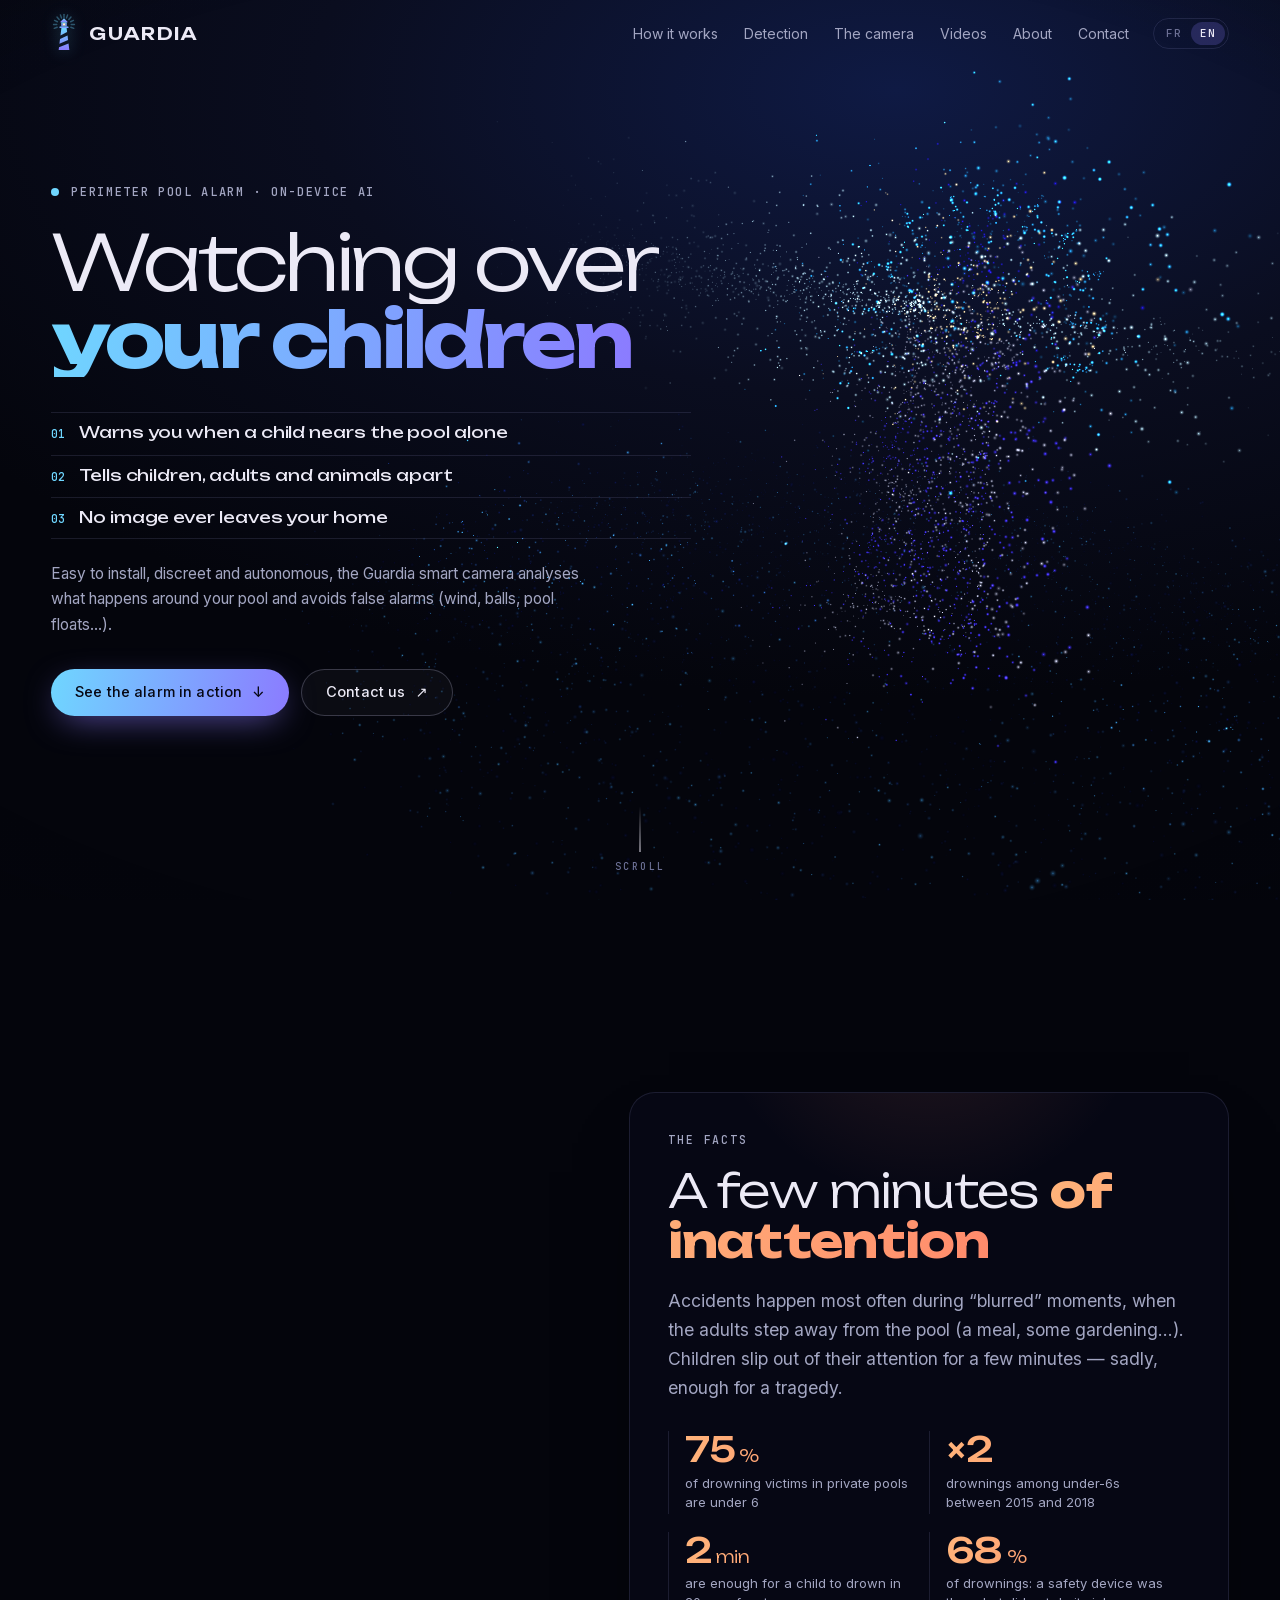
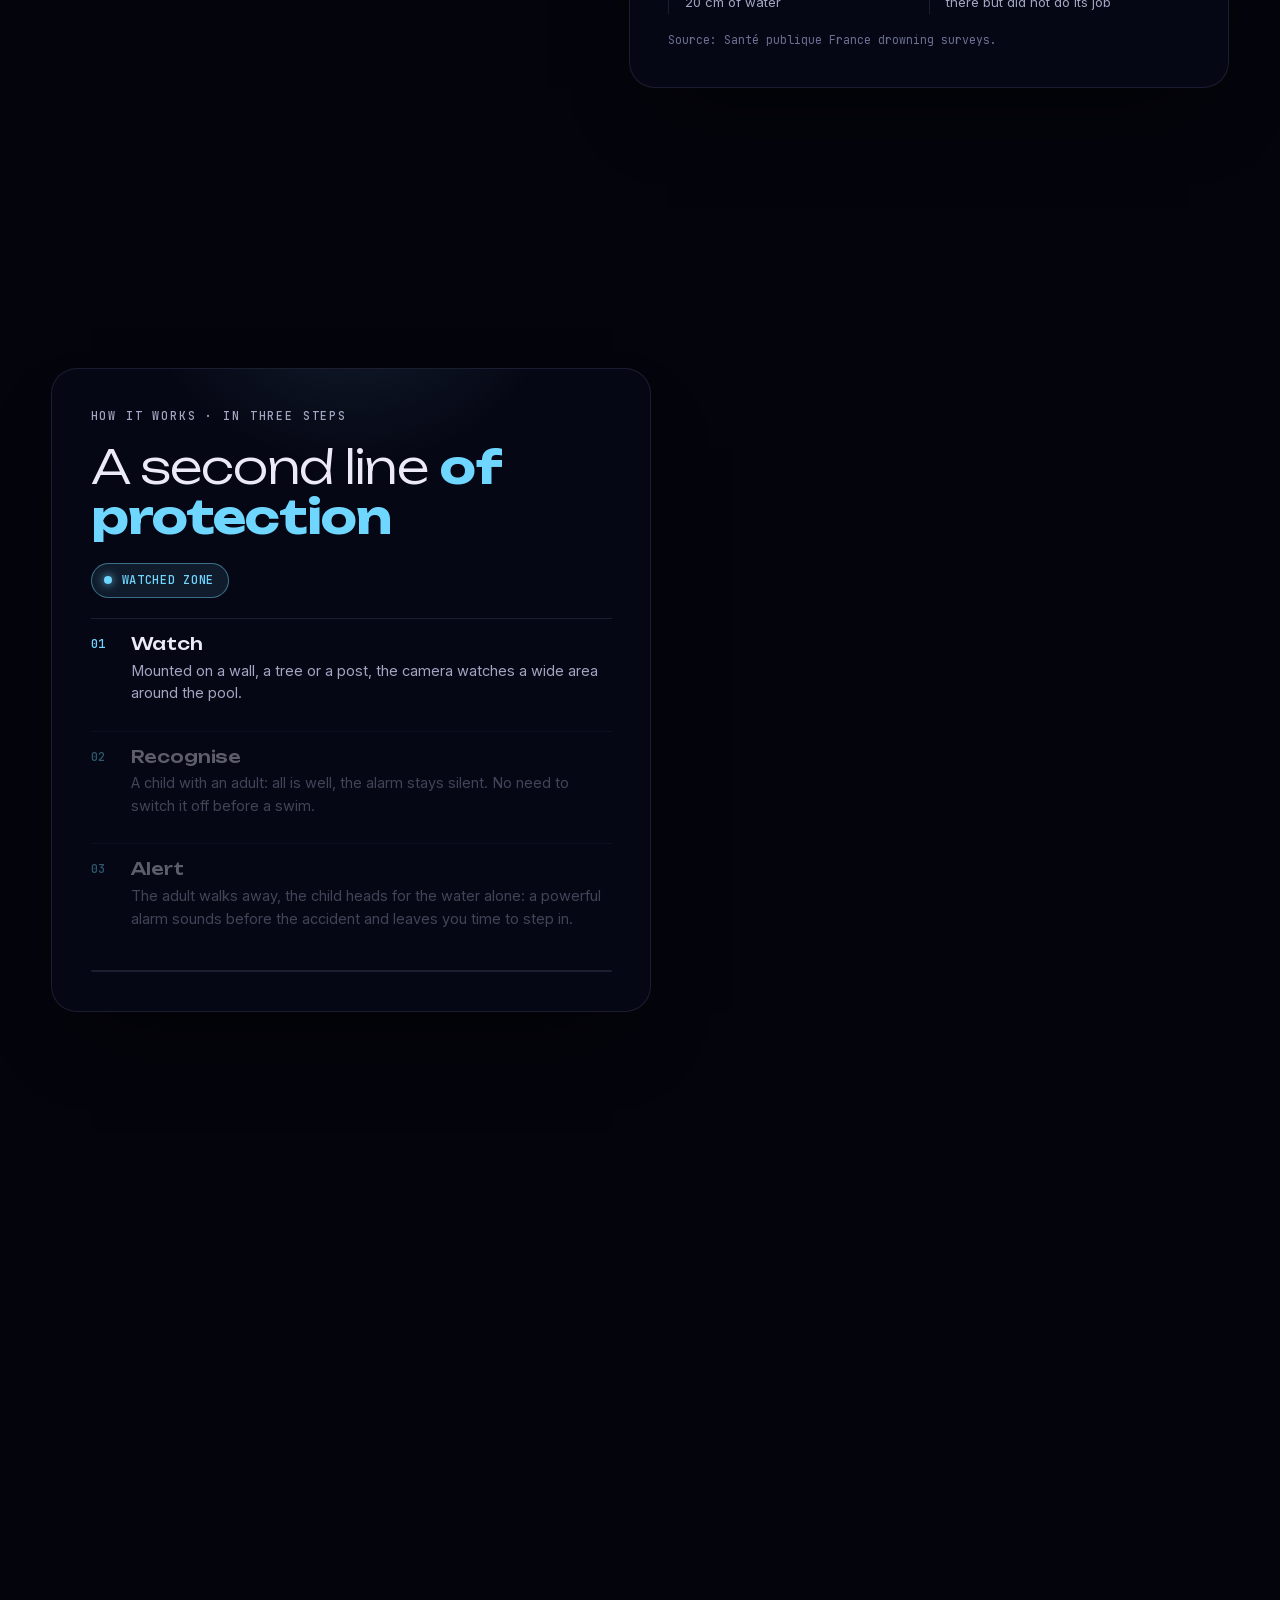
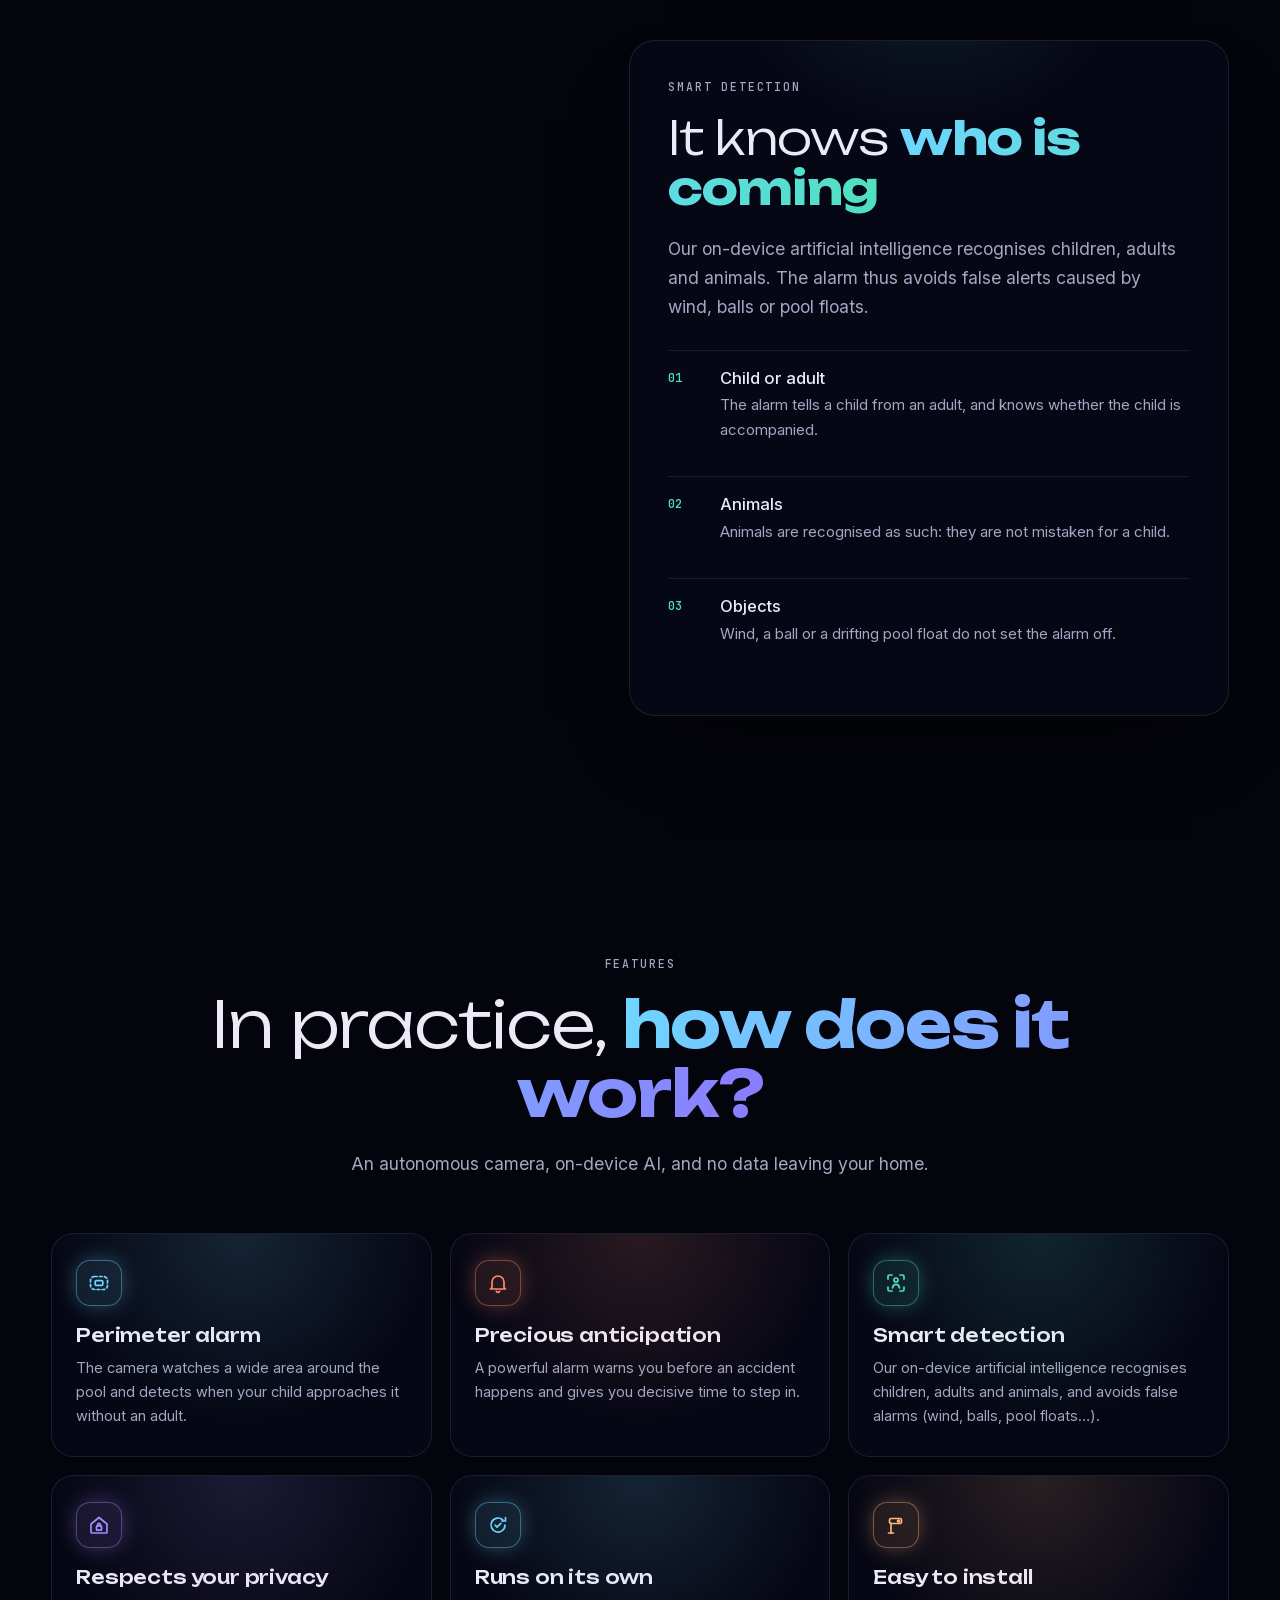
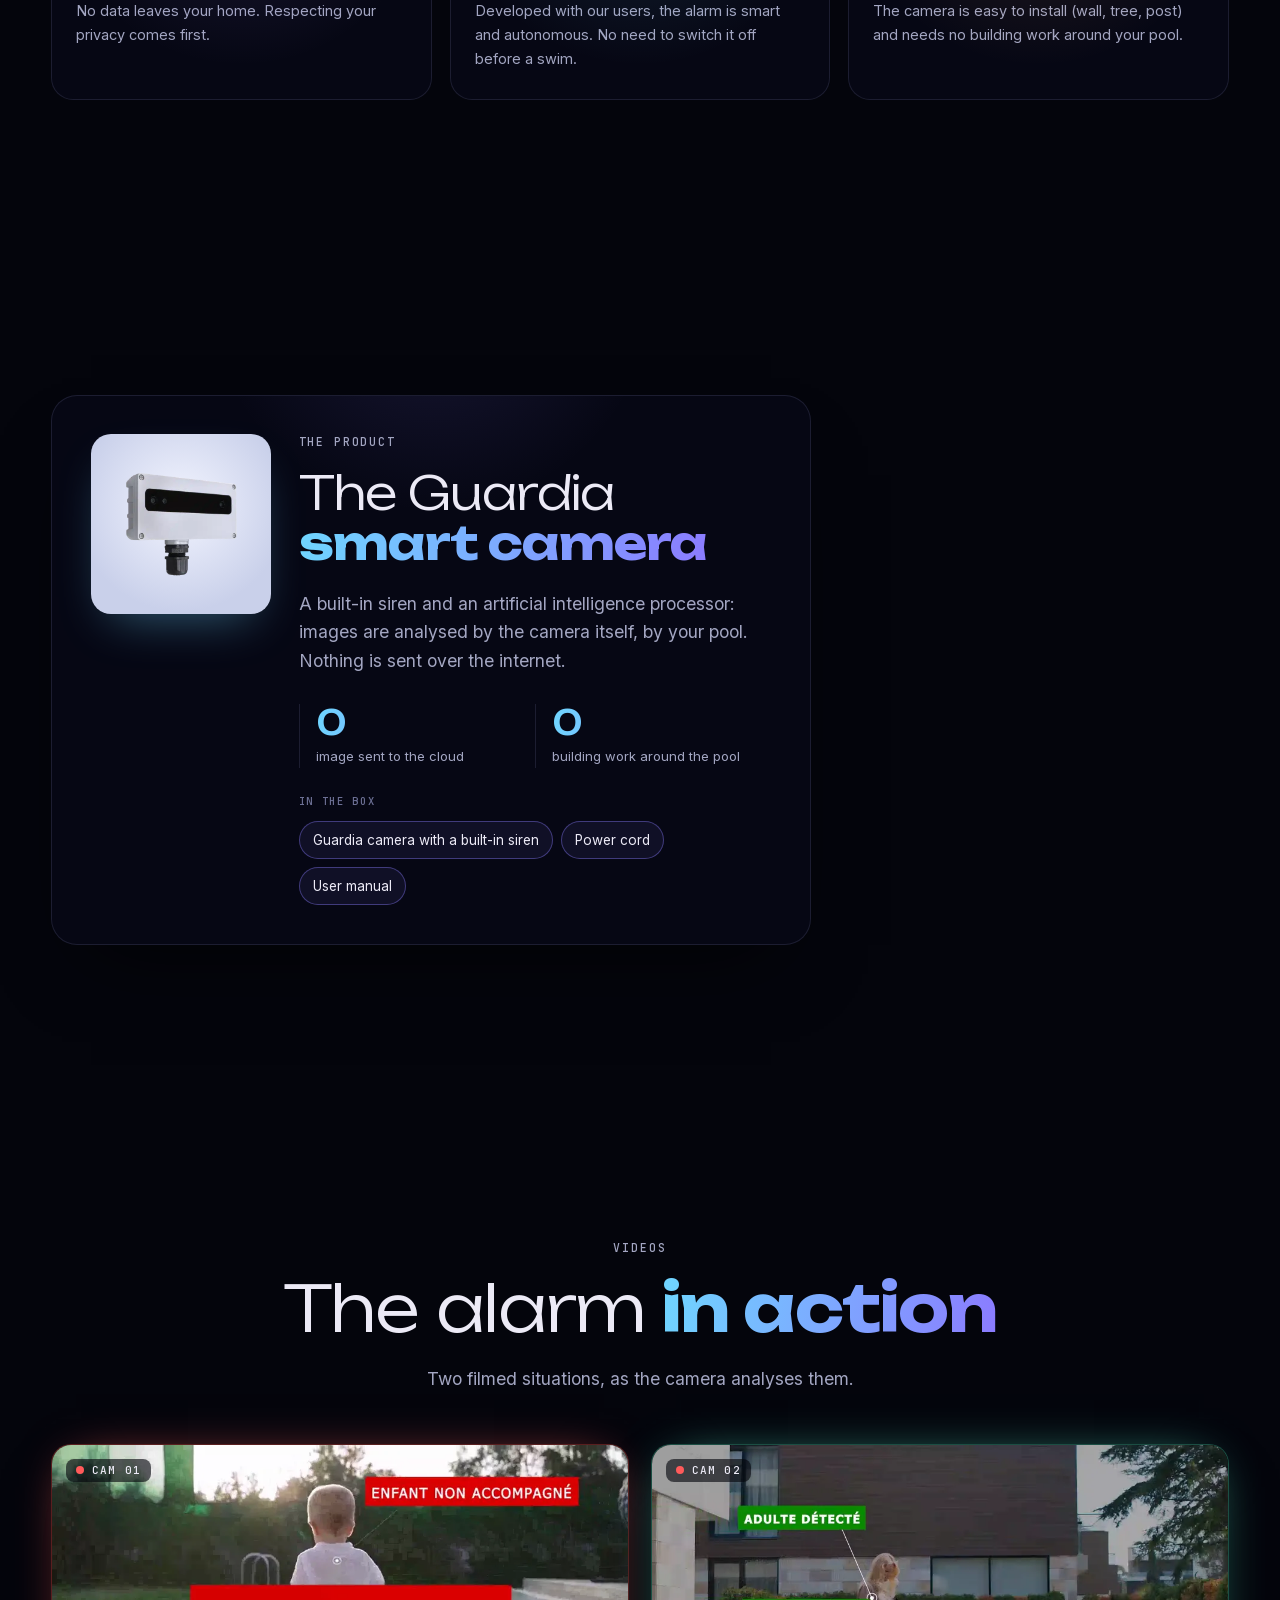
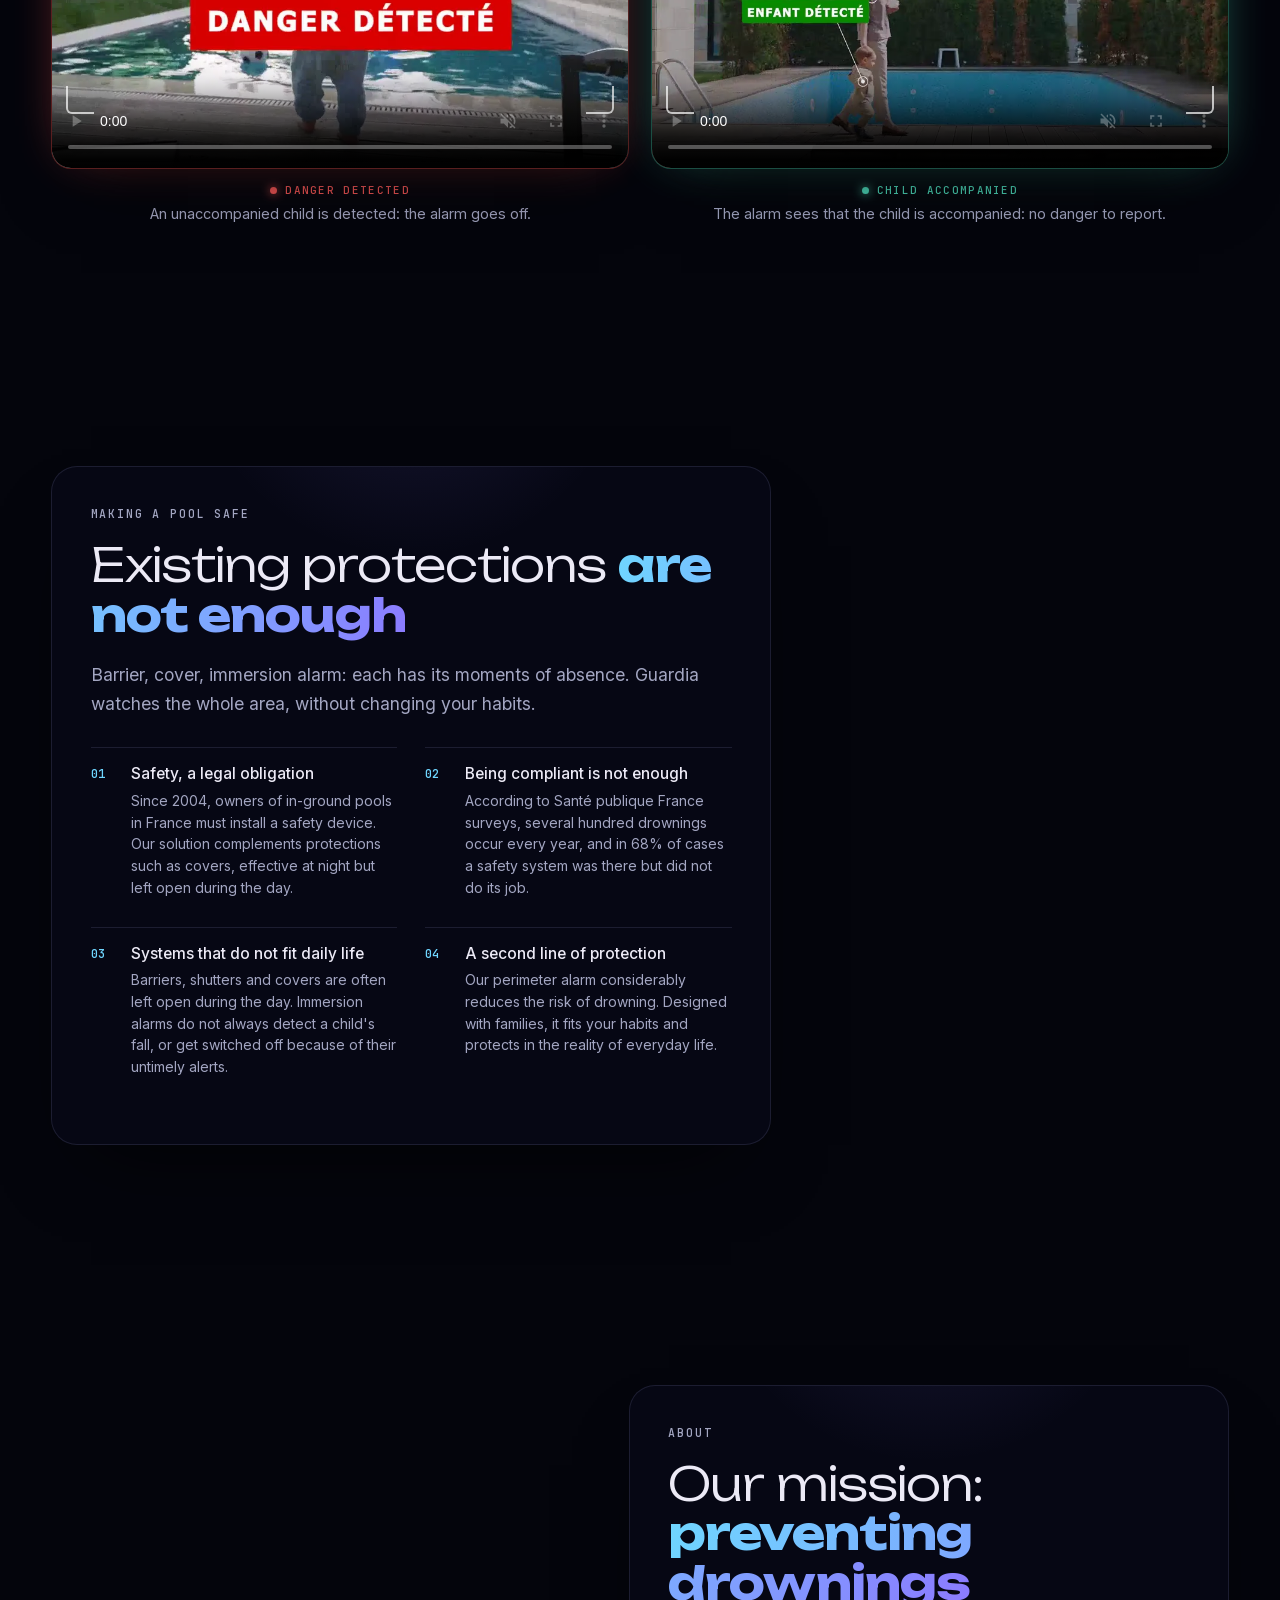
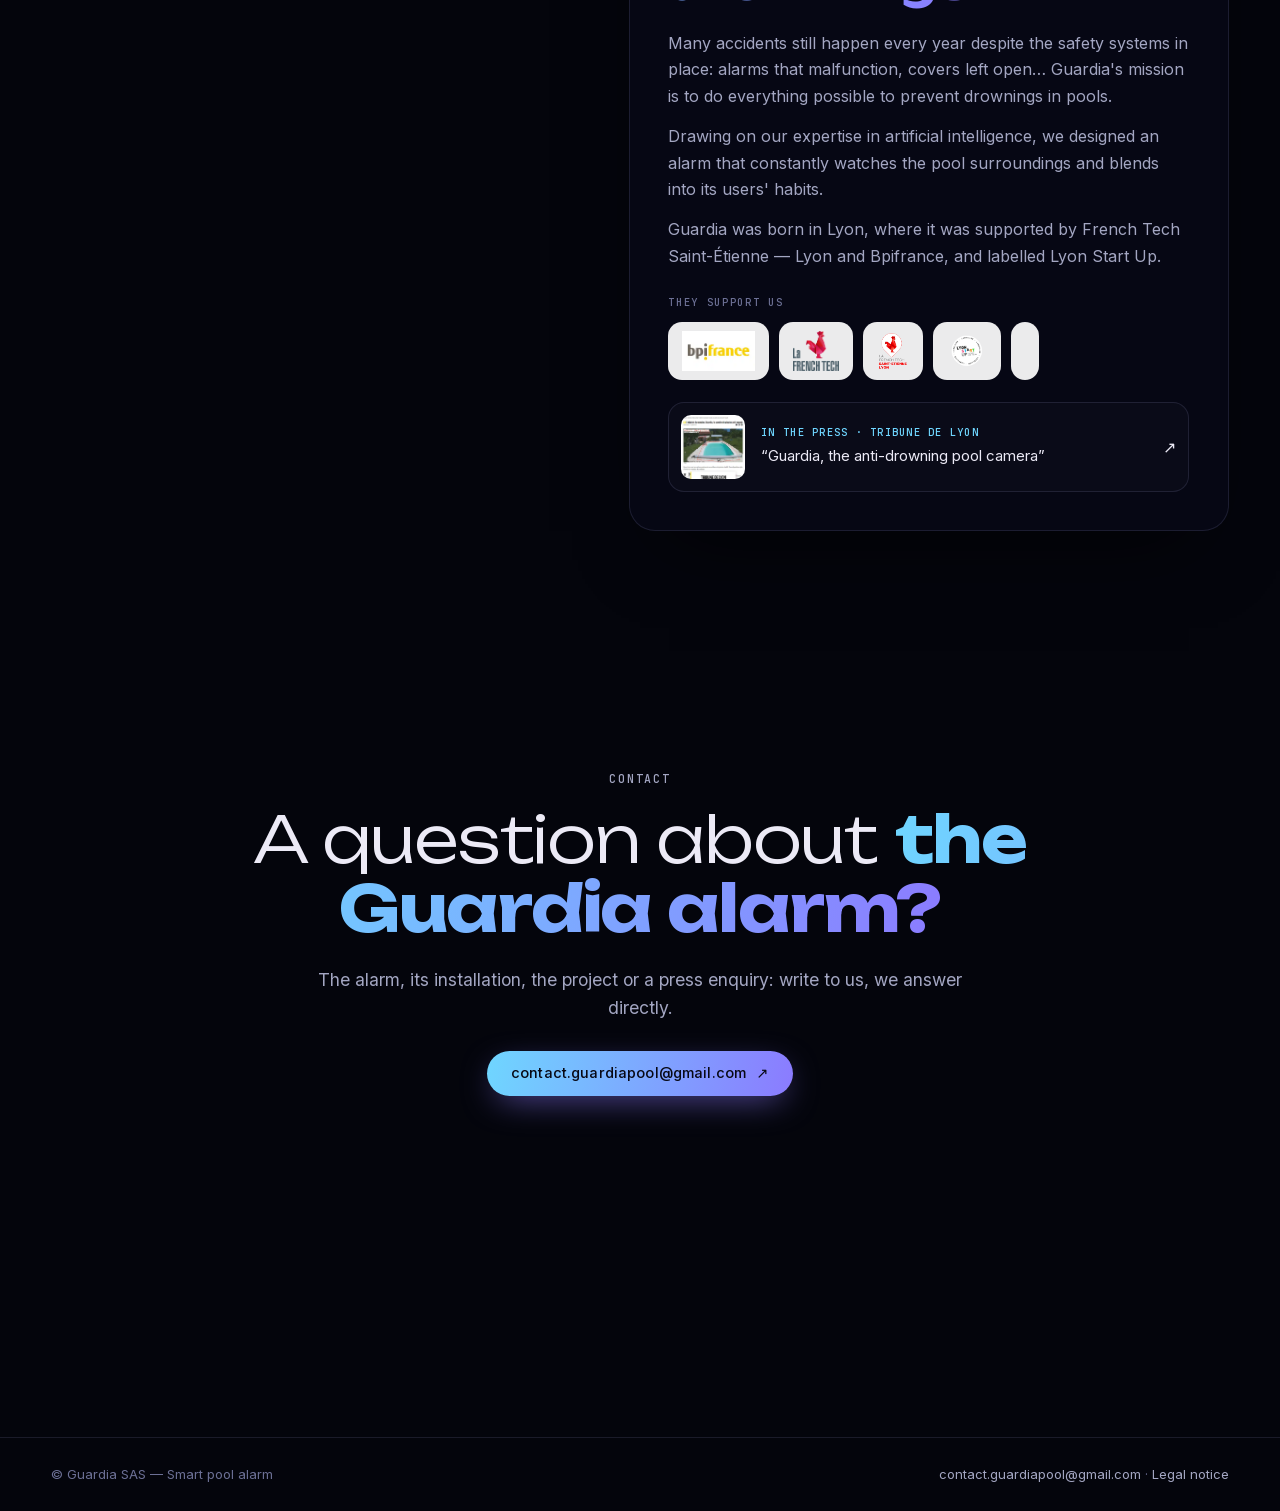
<file: index.html>
<!doctype html>
<html lang="fr">
<head>
  <meta charset="utf-8">
  <meta name="viewport" content="width=device-width, initial-scale=1">
  <title>Guardia — Alarme de piscine périmétrique intelligente</title>
  <meta name="description" content="Alarme de piscine périmétrique intelligente : une caméra autonome à IA embarquée qui prévient si un enfant s&#x27;approche seul du bassin. Aucune image ne sort de chez vous.">
  <meta name="theme-color" content="#04050c">
  <link rel="canonical" href="https://guardiapool.com/">
  <link rel="alternate" hreflang="fr" href="https://guardiapool.com/?lang=fr">
  <link rel="alternate" hreflang="en" href="https://guardiapool.com/?lang=en">
  <link rel="alternate" hreflang="x-default" href="https://guardiapool.com/">
  <meta property="og:type" content="website">
  <meta property="og:url" content="https://guardiapool.com/">
  <meta property="og:title" content="Guardia — Alarme de piscine périmétrique intelligente">
  <meta property="og:description" content="Alarme de piscine périmétrique intelligente : une caméra autonome à IA embarquée qui prévient si un enfant s&#x27;approche seul du bassin. Aucune image ne sort de chez vous.">
  <meta property="og:image" content="https://guardiapool.com/assets/og.jpg">
  <meta name="twitter:card" content="summary_large_image">
  <script>
    (function () {
      var ok = ['fr', 'en'], lang = null;
      try {
        var q = new URLSearchParams(location.search).get('lang');
        if (ok.indexOf(q) >= 0) { lang = q; localStorage.setItem('lang', q); }
        else if (ok.indexOf(localStorage.getItem('lang')) >= 0) lang = localStorage.getItem('lang');
      } catch (e) {}
      if (!lang) {
        var ls = navigator.languages || [navigator.language || ''];
        for (var i = 0; i < ls.length && !lang; i++) { var b = String(ls[i]).slice(0, 2).toLowerCase(); if (ok.indexOf(b) >= 0) lang = b; }
      }
      document.documentElement.lang = lang || 'en';
    })();
  </script>
  <link rel="icon" type="image/svg+xml" href="assets/img/favicon.svg">
  <link rel="apple-touch-icon" href="assets/img/icon-256.png">
  <link rel="preload" as="font" type="font/woff2" href="assets/fonts/unbounded-latin.woff2" crossorigin>
  <link rel="preload" as="font" type="font/woff2" href="assets/fonts/inter-latin.woff2" crossorigin>
  <link href="assets/css/style.css" rel="stylesheet">
  <script type="importmap">
  {
    "imports": {
      "three": "./assets/vendor/three.module.js"
    }
  }
  </script>
</head>
<body class="is-loading">
  <canvas id="field" class="field" aria-hidden="true"></canvas>
  <div class="veil" aria-hidden="true"></div>
  <div class="scroll-progress" aria-hidden="true"><span></span></div>

  <nav class="topnav" aria-label="Navigation principale" data-i18n-aria="nav.aria">
    <a href="#top" class="brand" aria-label="Guardia"><svg class="brand-mark" viewBox="0 0 64 64" aria-hidden="true" xmlns="http://www.w3.org/2000/svg"><defs><linearGradient id="lh-g" x1="0" y1="0" x2="0" y2="1"><stop offset="0" stop-color="#6fd6ff"/><stop offset="1" stop-color="#8b7bff"/></linearGradient></defs><g stroke="#6fd6ff" stroke-width="2.4" stroke-linecap="round"><line class="lh-ray" style="--i:0" x1="20.54" y1="20.67" x2="15.46" y2="22.52"/><line class="lh-ray" style="--i:1" x1="19.81" y1="16.07" x2="14.41" y2="15.89"/><line class="lh-ray" style="--i:2" x1="20.94" y1="11.34" x2="16.05" y2="9.06"/><line class="lh-ray" style="--i:3" x1="23.84" y1="7.43" x2="20.22" y2="3.42"/><line class="lh-ray" style="--i:4" x1="27.83" y1="5.04" x2="25.98" y2="-0.04"/><line class="lh-ray" style="--i:5" x1="32.00" y1="4.30" x2="32.00" y2="-1.10"/><line class="lh-ray" style="--i:6" x1="36.17" y1="5.04" x2="38.02" y2="-0.04"/><line class="lh-ray" style="--i:7" x1="40.16" y1="7.43" x2="43.78" y2="3.42"/><line class="lh-ray" style="--i:8" x1="43.06" y1="11.34" x2="47.95" y2="9.06"/><line class="lh-ray" style="--i:9" x1="44.19" y1="16.07" x2="49.59" y2="15.89"/><line class="lh-ray" style="--i:10" x1="43.46" y1="20.67" x2="48.54" y2="22.52"/></g><g fill="url(#lh-g)"><path d="M25.2 12.2L32 5.6l6.8 6.6z"/><path fill-rule="evenodd" d="M27.4 12.2h9.2v7.2h-9.2zM30 13.8v4h4v-4z"/><rect x="24.4" y="19.4" width="15.2" height="2.7" rx="1"/><path fill-rule="evenodd" d="M27.6 22.1h8.8l4.6 37H23zM26.06 34.5L37.2 28.5l.74 6-12.63 6zM24.32 48.5L38.87 42l.75 6-16.05 6.5z"/></g><rect class="lh-lamp" x="30" y="13.8" width="4" height="4" fill="#fff3d6"/></svg><span class="brand-text">Guardia</span></a>
    <div class="nav-links">
      <a href="#fonctionnement" data-i18n="nav.how">Le principe</a>
      <a href="#detection" data-i18n="nav.detect">Détection</a>
      <a href="#camera" data-i18n="nav.cam">La caméra</a>
      <a href="#videos" data-i18n="nav.videos">Vidéos</a>
      <a href="#a-propos" data-i18n="nav.about">À propos</a>
      <a href="#contact">Contact</a>
    </div>
    <div class="lang-switch" role="group" aria-label="Langue" data-i18n-aria="nav.lang">
      <button type="button" data-lang="fr">FR</button><button type="button" data-lang="en">EN</button>
    </div>
  </nav>

  <main>
    <!-- Hero -->
    <section id="top" class="scene hero" data-shape="beacon" data-side="1">
      <div class="wrap">
        <div class="hero-content">
          <p class="eyebrow"><span class="pulse-dot"></span><span data-i18n="hero.eyebrow">Alarme de piscine périmétrique · IA embarquée</span></p>
          <h1 class="hero-title">
            <span class="ht-line"><span class="ht-word"><span data-i18n="hero.t1">Veille sur</span></span></span>
            <span class="ht-line"><span class="ht-word ht-glow"><span data-i18n="hero.t2">vos enfants</span></span></span>
          </h1>
          <ul class="service-lines">
            <li><span class="sl-num">01</span><span data-i18n="hero.l1">Prévient si un enfant s'approche seul du bassin</span></li>
            <li><span class="sl-num">02</span><span data-i18n="hero.l2">Reconnaît enfants, adultes et animaux</span></li>
            <li><span class="sl-num">03</span><span data-i18n="hero.l3">Aucune image ne sort de chez vous</span></li>
          </ul>
          <p class="hero-sub" data-i18n="hero.sub">Facile à installer, discrète et autonome, la caméra intelligente Guardia analyse la situation autour de votre piscine et évite les fausses alertes (vent, ballons, bouées…).</p>
          <div class="hero-cta">
            <a href="#fonctionnement" class="btn btn-primary magnetic"><span data-i18n="hero.cta1">Voir l'alarme en action</span><span class="arrow">↓</span></a>
            <a class="btn btn-ghost magnetic" href="mailto:contact.guardiapool@gmail.com"><span data-i18n="hero.cta2">Nous contacter</span><span class="arrow">↗</span></a>
          </div>
        </div>
      </div>
      <div class="scroll-cue" aria-hidden="true"><span></span><i data-i18n="hero.scroll">Défiler</i></div>
    </section>

    <!-- The facts -->
    <section id="constat" class="scene" data-shape="ripple" data-side="-1">
      <div class="wrap wrap-right">
        <div class="card reveal" style="--accent:#ff8a6b;--accent2:#ffb37a">
          <p class="kicker" data-i18n="kp.k">Le constat</p>
          <h2 class="title" data-i18n="kp.t">Quelques minutes <em>d'inattention</em></h2>
          <p class="lede" data-i18n="kp.p">Les accidents surviennent le plus souvent pendant les périodes « floues », lorsque les adultes s'éloignent du bassin (repas, jardinage…). Les enfants échappent à leur attention quelques minutes, malheureusement suffisantes pour qu'un drame survienne.</p>
          <dl class="kpis">
            <div><dt><span data-i18n="kp1">des victimes de noyade en piscine privée ont moins de 6 ans</span></dt><dd><span data-count="75">75</span><small> %</small></dd></div>
            <div><dt><span data-i18n="kp2">de noyades chez les moins de 6 ans entre 2015 et 2018</span></dt><dd>×2</dd></div>
            <div><dt><span data-i18n="kp3">suffisent à un enfant pour se noyer dans 20 cm d'eau</span></dt><dd><span data-count="2">2</span><small> min</small></dd></div>
            <div><dt><span data-i18n="kp4">des noyades : un dispositif de sécurité était présent mais n'a pas rempli sa fonction</span></dt><dd><span data-count="68">68</span><small> %</small></dd></div>
          </dl>
          <p class="source" data-i18n="kp.src">Source : enquêtes Noyades de Santé publique France.</p>
        </div>
      </div>
    </section>

    <!-- How it works: the scenario plays as the page scrolls -->
    <section id="fonctionnement" class="scene story" data-shape="watch" data-side="1">
      <div class="story-stage">
        <div class="wrap">
          <div class="card story-card reveal">
            <p class="kicker" data-i18n="st.k">Le principe · en trois temps</p>
            <h2 class="title" data-i18n="st.t">Une seconde ligne <em>de protection</em></h2>
            <p class="story-status" aria-live="polite"><span class="status-dot"></span><span class="story-state" data-state="0" data-i18n="st1.s">Zone surveillée</span><span class="story-state" data-state="1" data-i18n="st2.s">Enfant accompagné · aucune alerte</span><span class="story-state" data-state="2" data-i18n="st3.s">Enfant seul près de l'eau · alarme</span></p>
            <ol class="story-steps">
            <li class="story-step" data-step="0">
              <span class="step-num">01</span>
              <h3 data-i18n="st1.t">Surveiller</h3>
              <p data-i18n="st1.p">Fixée à un mur, un arbre ou un poteau, la caméra surveille une large zone autour de la piscine.</p>
            </li>
            <li class="story-step" data-step="1">
              <span class="step-num">02</span>
              <h3 data-i18n="st2.t">Reconnaître</h3>
              <p data-i18n="st2.p">Un enfant accompagné d'un adulte : tout va bien, l'alarme reste silencieuse. Plus besoin de la désactiver avant la baignade.</p>
            </li>
            <li class="story-step" data-step="2">
              <span class="step-num">03</span>
              <h3 data-i18n="st3.t">Alerter</h3>
              <p data-i18n="st3.p">L'adulte s'éloigne, l'enfant s'approche seul de l'eau : une puissante alarme retentit avant l'accident et vous laisse le temps d'intervenir.</p>
            </li>
            </ol>
            <div class="story-rail" aria-hidden="true"><span></span></div>
          </div>
        </div>
      </div>
    </section>

    <!-- Detection -->
    <section id="detection" class="scene" data-shape="pose" data-side="-1">
      <div class="wrap wrap-right">
        <div class="card reveal" style="--accent:#4fe0c0;--accent2:#6fd6ff">
          <p class="kicker" data-i18n="dt.k">Détection intelligente</p>
          <h2 class="title" data-i18n="dt.t">Elle reconnaît <em>qui s'approche</em></h2>
          <p class="lede" data-i18n="dt.p">Notre intelligence artificielle embarquée reconnaît enfants, adultes et animaux. L'alarme évite ainsi les fausses alertes dues au vent, aux ballons ou aux bouées.</p>
          <div class="services">
            <div class="service">
              <span class="svc-num">01</span>
              <h3 data-i18n="dt1.t">Enfant ou adulte</h3>
              <p data-i18n="dt1.p">L'alarme distingue un enfant d'un adulte, et sait si l'enfant est accompagné.</p>
            </div>
            <div class="service">
              <span class="svc-num">02</span>
              <h3 data-i18n="dt2.t">Animaux</h3>
              <p data-i18n="dt2.p">Les animaux sont reconnus comme tels : ils ne sont pas pris pour un enfant.</p>
            </div>
            <div class="service">
              <span class="svc-num">03</span>
              <h3 data-i18n="dt3.t">Objets</h3>
              <p data-i18n="dt3.p">Le vent, un ballon ou une bouée qui dérive ne déclenchent pas l'alarme.</p>
            </div>
          </div>
        </div>
      </div>
    </section>

    <!-- Features -->
    <section id="fonctionnalites" class="scene scene-short" data-shape="water" data-side="0">
      <div class="wrap">
        <div class="intro reveal">
          <p class="kicker" data-i18n="ft.k">Fonctionnalités</p>
          <h2 class="title title-xl" data-i18n="ft.t">Concrètement, <em>comment ça marche ?</em></h2>
          <p class="lede center" data-i18n="ft.p">Une caméra autonome, une IA embarquée, aucune donnée qui sort de chez vous.</p>
        </div>
        <div class="tiles features">
          <article class="tile feature reveal" style="--accent:#6fd6ff">
            <span class="pillar-icon"><svg viewBox="0 0 24 24" aria-hidden="true"><rect x="3.5" y="5.5" width="17" height="13" rx="4" stroke-dasharray="2.6 2.4"/><rect x="8.2" y="9.6" width="7.6" height="4.8" rx="1.2"/></svg></span>
            <h3 data-i18n="ft1.t">Alarme périmétrique</h3>
            <p data-i18n="ft1.p">La caméra surveille une large zone autour de la piscine et détecte si votre enfant s'en approche sans être accompagné d'un adulte.</p>
          </article>
          <article class="tile feature reveal" style="--accent:#ff8a6b">
            <span class="pillar-icon"><svg viewBox="0 0 24 24" aria-hidden="true"><path d="M6 16.5V11a6 6 0 0 1 12 0v5.5l1.5 1.5h-15z"/><path d="M10.2 20.2a2 2 0 0 0 3.6 0"/></svg></span>
            <h3 data-i18n="ft2.t">Anticipation précieuse</h3>
            <p data-i18n="ft2.p">Une puissante alarme prévient avant qu'un accident ne survienne et vous laisse un temps décisif pour intervenir.</p>
          </article>
          <article class="tile feature reveal" style="--accent:#4fe0c0">
            <span class="pillar-icon"><svg viewBox="0 0 24 24" aria-hidden="true"><path d="M4 8V5.5A1.5 1.5 0 0 1 5.5 4H8M16 4h2.5A1.5 1.5 0 0 1 20 5.5V8M20 16v2.5a1.5 1.5 0 0 1-1.5 1.5H16M8 20H5.5A1.5 1.5 0 0 1 4 18.5V16"/><circle cx="12" cy="9" r="2"/><path d="M8.5 17c.4-2.3 1.8-3.6 3.5-3.6s3.1 1.3 3.5 3.6"/></svg></span>
            <h3 data-i18n="ft3.t">Détection intelligente</h3>
            <p data-i18n="ft3.p">Notre intelligence artificielle embarquée reconnaît enfants, adultes et animaux, et évite les fausses alertes (vent, ballons, bouées…).</p>
          </article>
          <article class="tile feature reveal" style="--accent:#a78bff">
            <span class="pillar-icon"><svg viewBox="0 0 24 24" aria-hidden="true"><path d="M4 11l8-6.5 8 6.5V19a1 1 0 0 1-1 1H5a1 1 0 0 1-1-1z"/><rect x="9.5" y="12.8" width="5" height="4.4" rx=".8"/><path d="M10.6 12.8v-1.1a1.4 1.4 0 0 1 2.8 0v1.1"/></svg></span>
            <h3 data-i18n="ft4.t">Respecte votre vie privée</h3>
            <p data-i18n="ft4.p">Aucune donnée ne sort de chez vous. Le respect de votre vie privée est primordial.</p>
          </article>
          <article class="tile feature reveal" style="--accent:#6fd6ff">
            <span class="pillar-icon"><svg viewBox="0 0 24 24" aria-hidden="true"><path d="M19 12a7 7 0 1 1-2.05-4.95"/><path d="M19.5 4.5V8H16"/><path d="M9.2 12.2l1.9 1.9 3.7-3.8"/></svg></span>
            <h3 data-i18n="ft5.t">Fonctionnement autonome</h3>
            <p data-i18n="ft5.p">Développée avec nos utilisateurs, l'alarme est intelligente et autonome. Plus besoin de la désactiver avant la baignade.</p>
          </article>
          <article class="tile feature reveal" style="--accent:#ffb37a">
            <span class="pillar-icon"><svg viewBox="0 0 24 24" aria-hidden="true"><path d="M7 20V10"/><rect x="5.5" y="5.5" width="12" height="5" rx="1.4"/><circle cx="14.5" cy="8" r="1"/><path d="M4.5 20h5"/></svg></span>
            <h3 data-i18n="ft6.t">Facile à installer</h3>
            <p data-i18n="ft6.p">La caméra s'installe facilement (mur, arbre, poteau) et ne nécessite aucuns travaux autour de votre piscine.</p>
          </article>
        </div>
      </div>
    </section>

    <!-- The camera -->
    <section id="camera" class="scene" data-shape="camera" data-side="1">
      <div class="wrap">
        <div class="card card-wide product reveal">
          <div class="product-shot"><img src="assets/img/Camera-Luxonis.webp" alt="Caméra intelligente Guardia" data-i18n-alt="cam.alt" width="500" height="500" loading="lazy"></div>
          <div>
            <p class="kicker" data-i18n="cam.k">Le produit</p>
            <h2 class="title" data-i18n="cam.t">La caméra <em>intelligente Guardia</em></h2>
            <p class="lede" data-i18n="cam.p">Une alarme sonore intégrée et un processeur d'intelligence artificielle : les images sont analysées par la caméra elle-même, au bord de votre piscine. Rien n'est envoyé sur internet.</p>
            <dl class="kpis kpis-2">
              <div><dt><span data-i18n="cam.k1">image envoyée dans le cloud</span></dt><dd><span data-count="0">0</span></dd></div>
              <div><dt><span data-i18n="cam.k2">travaux autour de la piscine</span></dt><dd><span data-count="0">0</span></dd></div>
            </dl>
            <p class="kicker small" data-i18n="cam.box">Dans la boîte</p>
            <ul class="chips"><li data-i18n="box1">Caméra Guardia équipée d'une alarme sonore</li><li data-i18n="box2">Cordon de raccordement électrique</li><li data-i18n="box3">Manuel d'utilisation</li></ul>
          </div>
        </div>
      </div>
    </section>

    <!-- Videos -->
    <section id="videos" class="scene scene-short" data-shape="water" data-side="0">
      <div class="wrap">
        <div class="intro reveal">
          <p class="kicker" data-i18n="vd.k">Vidéos</p>
          <h2 class="title title-xl" data-i18n="vd.t">L'alarme <em>en situation</em></h2>
          <p class="lede center" data-i18n="vd.p">Deux situations filmées, telles que la caméra les analyse.</p>
        </div>
        <div class="clips">
          <figure class="clip clip-alarm reveal">
            <div class="clip-frame">
              <video muted loop playsinline controls preload="none" poster="assets/img/poster-Danger-detecte.webp" width="1920" height="1080">
                <source src="assets/video/Danger-detecte.mp4" type="video/mp4">
              </video>
              <span class="hud hud-rec" aria-hidden="true"><i></i>CAM 01</span>
            </div>
            <figcaption><span class="clip-status" data-i18n="vd1.s">Danger détecté</span><span data-i18n="vd1.c">Un enfant non accompagné est détecté : l'alarme se déclenche.</span></figcaption>
          </figure>
          <figure class="clip clip-safe reveal">
            <div class="clip-frame">
              <video muted loop playsinline controls preload="none" poster="assets/img/poster-Adulte-detecte.webp" width="1920" height="1080">
                <source src="assets/video/Adulte-detecte.mp4" type="video/mp4">
              </video>
              <span class="hud hud-rec" aria-hidden="true"><i></i>CAM 02</span>
            </div>
            <figcaption><span class="clip-status" data-i18n="vd2.s">Enfant accompagné</span><span data-i18n="vd2.c">L'alarme détecte que l'enfant est accompagné : aucun danger à signaler.</span></figcaption>
          </figure>
        </div>
      </div>
    </section>

    <!-- Security -->
    <section id="securite" class="scene" data-shape="fence" data-side="1">
      <div class="wrap">
        <div class="card card-wide reveal">
          <p class="kicker" data-i18n="sc.k">Sécuriser sa piscine</p>
          <h2 class="title" data-i18n="sc.t">Les protections existantes <em>ne suffisent pas</em></h2>
          <p class="lede" data-i18n="sc.p">Barrière, couverture, alarme d'immersion : chacune a ses moments d'absence. Guardia veille sur toute la zone, sans rien changer à vos habitudes.</p>
          <div class="focus">
            <div class="focus-item">
              <span class="fi-num">01</span>
              <h3 data-i18n="sc1.t">La sécurité, une obligation légale</h3>
              <p data-i18n="sc1.p">Depuis 2004, les propriétaires de piscine enterrée doivent installer un dispositif de sécurité. Notre solution complète les protections comme les bâches et les couvertures, efficaces la nuit mais ouvertes pendant la journée.</p>
            </div>
            <div class="focus-item">
              <span class="fi-num">02</span>
              <h3 data-i18n="sc2.t">Être en règle ne suffit pas</h3>
              <p data-i18n="sc2.p">Selon les enquêtes de Santé publique France, plusieurs centaines de noyades sont à déplorer chaque année, et dans 68 % des cas un système de sécurité était présent mais n'a pas rempli sa fonction.</p>
            </div>
            <div class="focus-item">
              <span class="fi-num">03</span>
              <h3 data-i18n="sc3.t">Des systèmes inadaptés aux usages</h3>
              <p data-i18n="sc3.p">Barrières, volets et couvertures restent souvent ouverts la journée. Les alarmes d'immersion ne détectent pas toujours la chute d'un enfant, ou sont désactivées à cause de leurs déclenchements intempestifs.</p>
            </div>
            <div class="focus-item">
              <span class="fi-num">04</span>
              <h3 data-i18n="sc4.t">Une seconde ligne de protection</h3>
              <p data-i18n="sc4.p">Notre alarme périmétrique réduit considérablement les risques de noyade. Conçue avec des familles, elle s'adapte à vos habitudes et protège dans la réalité du quotidien.</p>
            </div>
          </div>
        </div>
      </div>
    </section>

    <!-- About -->
    <section id="a-propos" class="scene" data-shape="beacon" data-side="-1">
      <div class="wrap wrap-right">
        <div class="card reveal">
          <p class="kicker" data-i18n="ab.k">À propos</p>
          <h2 class="title" data-i18n="ab.t">Notre mission : <em>éviter les noyades</em></h2>
          <p data-i18n="ab.p1">De nombreux accidents surviennent encore chaque année malgré les systèmes de sécurité en place : alarmes qui dysfonctionnent, couvertures et bâches laissées ouvertes… La mission de Guardia est de tout mettre en œuvre pour éviter les noyades dans les piscines.</p>
          <p data-i18n="ab.p2">Grâce à notre expertise en intelligence artificielle, nous avons conçu une alarme qui surveille en permanence les abords de la piscine et se fond dans les habitudes de ses utilisateurs.</p>
          <p data-i18n="ab.p3">Guardia est née à Lyon, où elle a été accompagnée par la French Tech Saint-Étienne — Lyon et Bpifrance, et labellisée Lyon Start Up.</p>
          <p class="kicker small" data-i18n="ab.pk">Ils nous accompagnent</p>
          <ul class="partners">
              <li><img src="assets/img/BPI-France.webp" alt="Bpifrance" loading="lazy"></li>
              <li><img src="assets/img/Logo-french-tech.webp" alt="French Tech" loading="lazy"></li>
              <li><img src="assets/img/Logo_FT_SaintEtienne-Lyon_Couleur__1_.png" alt="French Tech Saint-Étienne — Lyon" loading="lazy"></li>
              <li><img src="assets/img/Macaron-labellise-LSU.webp" alt="Labellisé Lyon Start Up" loading="lazy"></li>
              <li><img src="assets/img/Logo-manufactpry.webp" alt="Manufactory" loading="lazy"></li>
          </ul>
          <a class="press" href="https://tribunedelyon.fr/sciences-innovation/lobjet-de-la-semaine-guardia-la-camera-de-piscine-anti-noyade/" target="_blank" rel="noopener">
            <img src="assets/img/Capture-decran-2023-04-04-155457.webp" alt="" width="538" height="565" loading="lazy">
            <span><span class="press-k" data-i18n="ab.press.k">Ils parlent de nous · Tribune de Lyon</span><span class="press-t" data-i18n="ab.press.t">« Guardia, la caméra de piscine anti-noyade »</span></span>
            <span class="arrow">↗</span>
          </a>
        </div>
      </div>
    </section>

    <!-- Contact -->
    <section id="contact" class="scene contact" data-shape="water" data-side="0">
      <div class="wrap">
        <div class="intro reveal">
          <p class="kicker" data-i18n="ct.k">Contact</p>
          <h2 class="title title-xl" data-i18n="ct.t">Une question sur <em>l'alarme Guardia ?</em></h2>
          <p class="lede center" data-i18n="ct.p">L'alarme, l'installation, le projet ou une demande presse : écrivez-nous, nous répondons directement.</p>
          <div class="hero-cta center">
            <a class="btn btn-primary magnetic" href="mailto:contact.guardiapool@gmail.com">contact.guardiapool@gmail.com<span class="arrow">↗</span></a>
          </div>
        </div>
      </div>
      <footer class="footer">
        <span>© Guardia SAS — <span data-i18n="ftr.tag">Alarme de piscine intelligente</span></span>
        <span><a href="mailto:contact.guardiapool@gmail.com">contact.guardiapool@gmail.com</a> · <a href="mentions-legales/" data-i18n="ftr.legal">Mentions légales</a></span>
      </footer>
    </section>
  </main>

  <script src="assets/vendor/gsap.min.js"></script>
  <script src="assets/vendor/ScrollTrigger.min.js"></script>
  <script src="assets/vendor/lenis.min.js"></script>
  <script type="module" src="assets/js/main.js"></script>
</body>
</html>
</file>
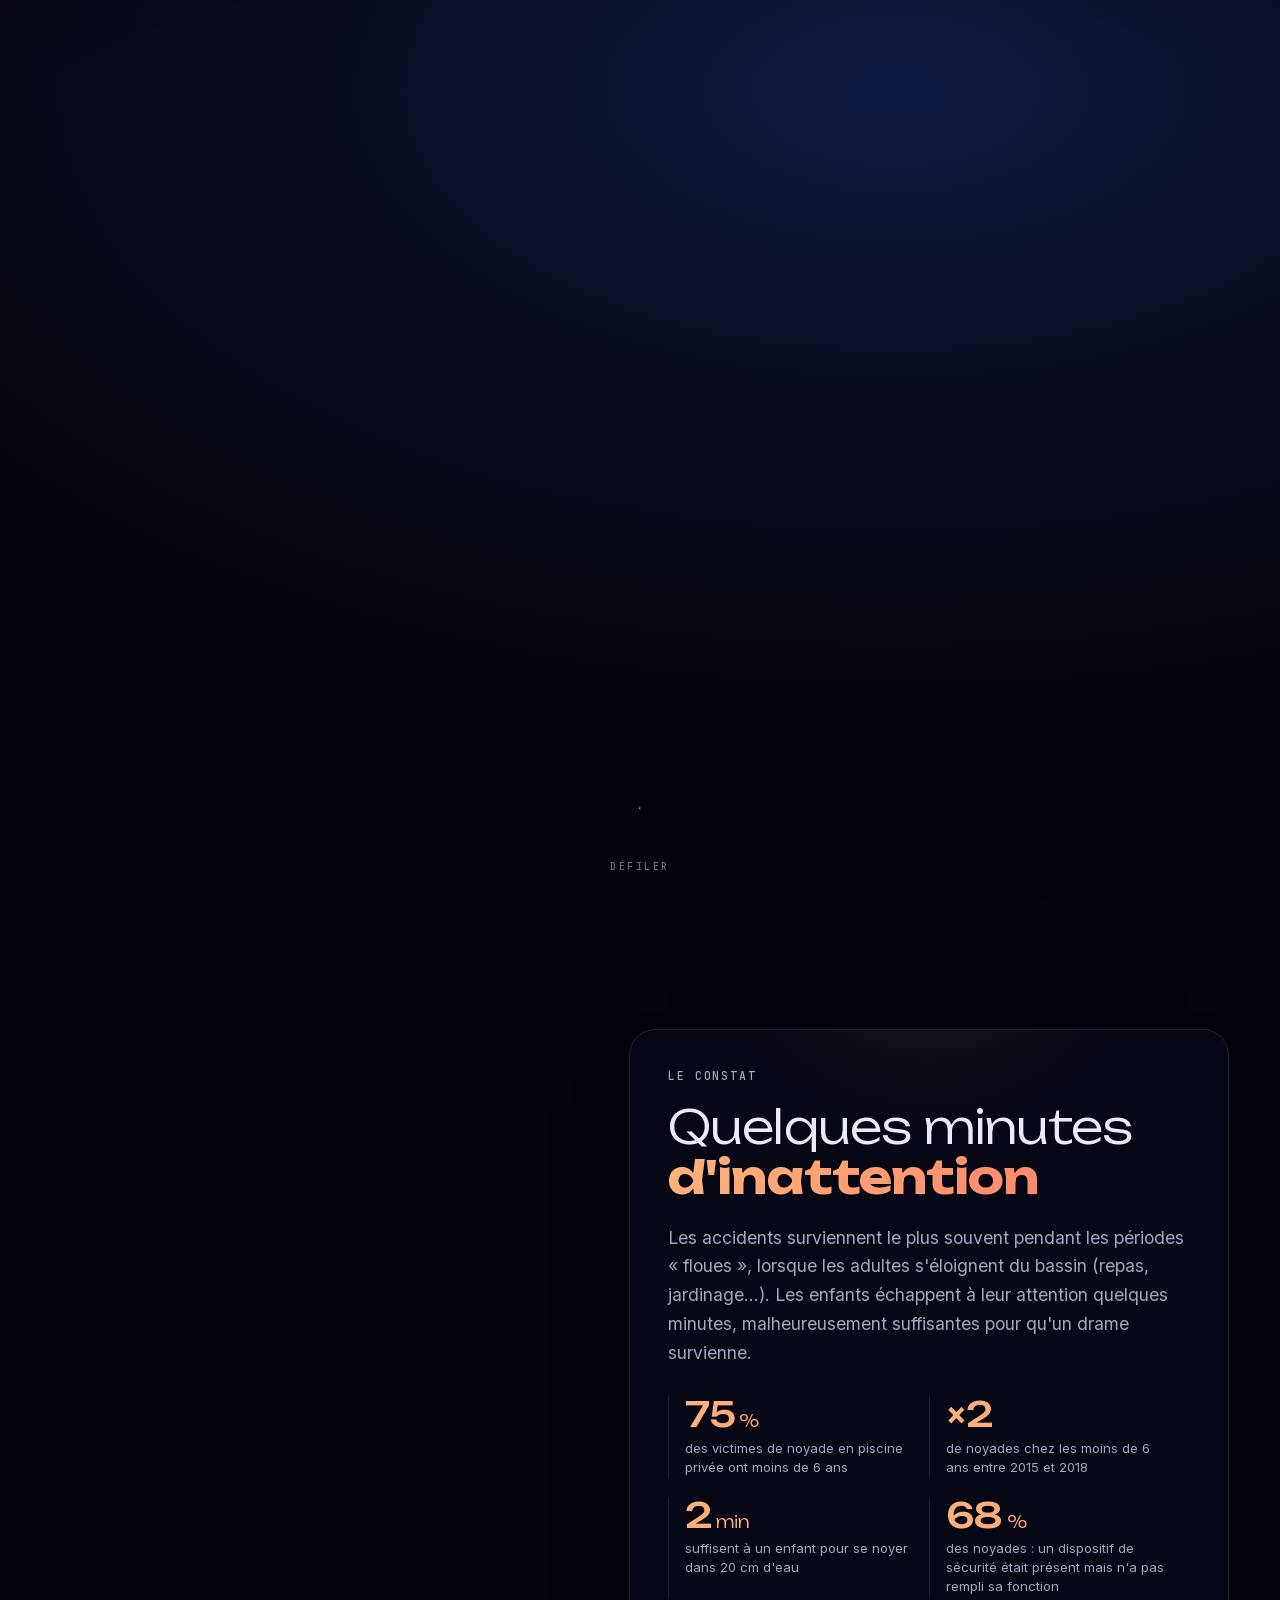
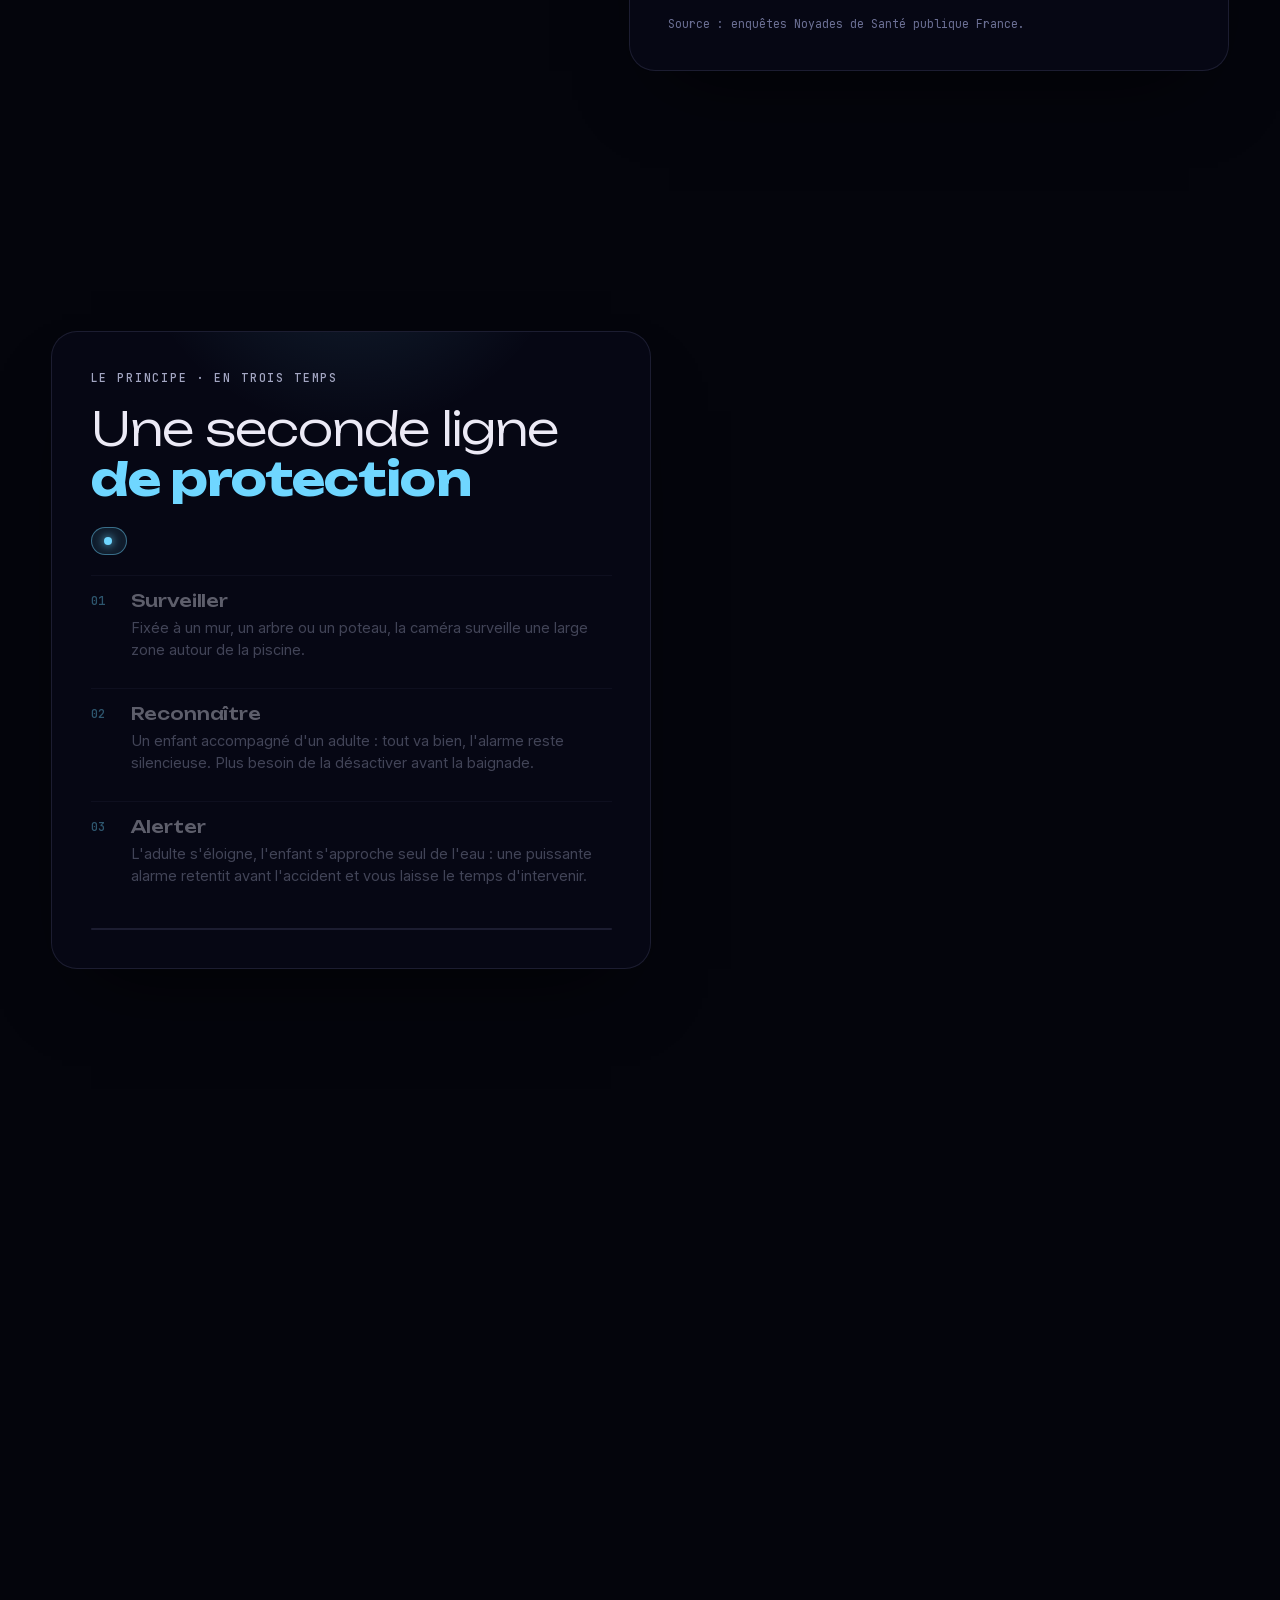
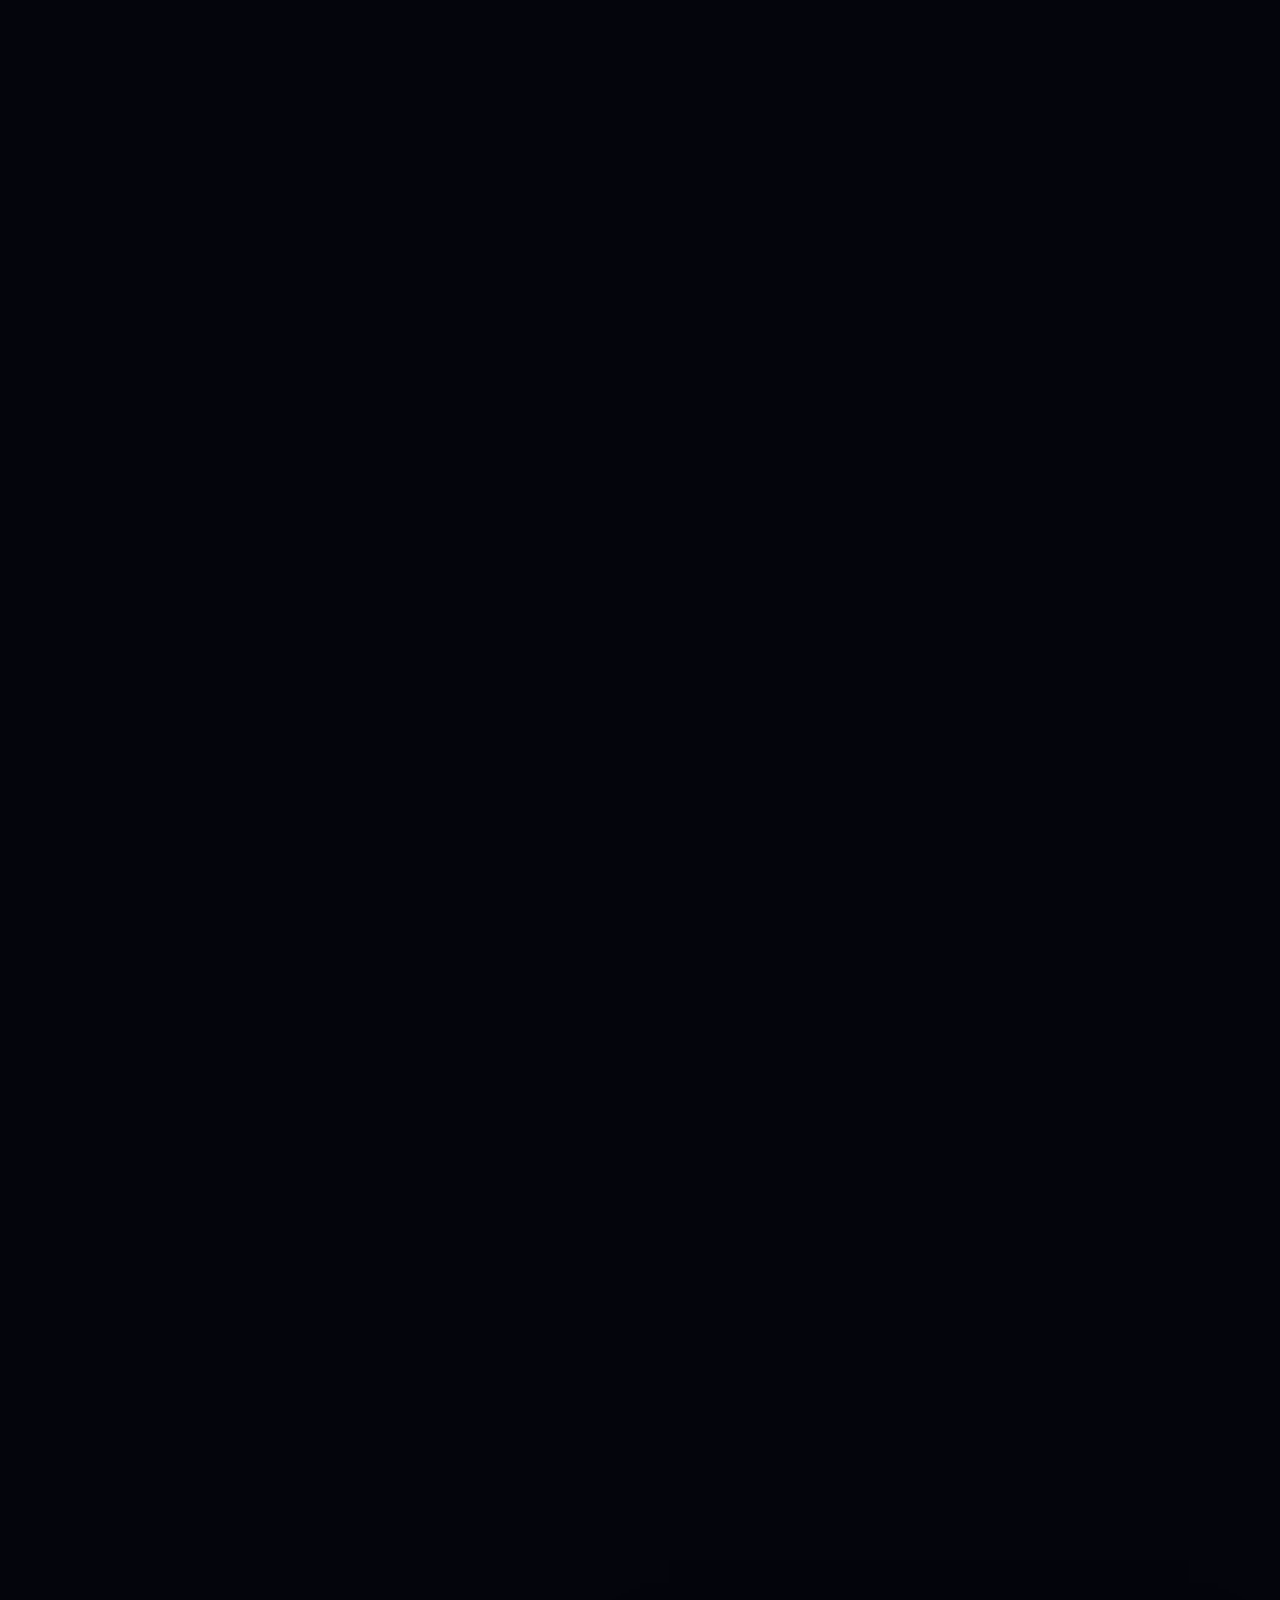
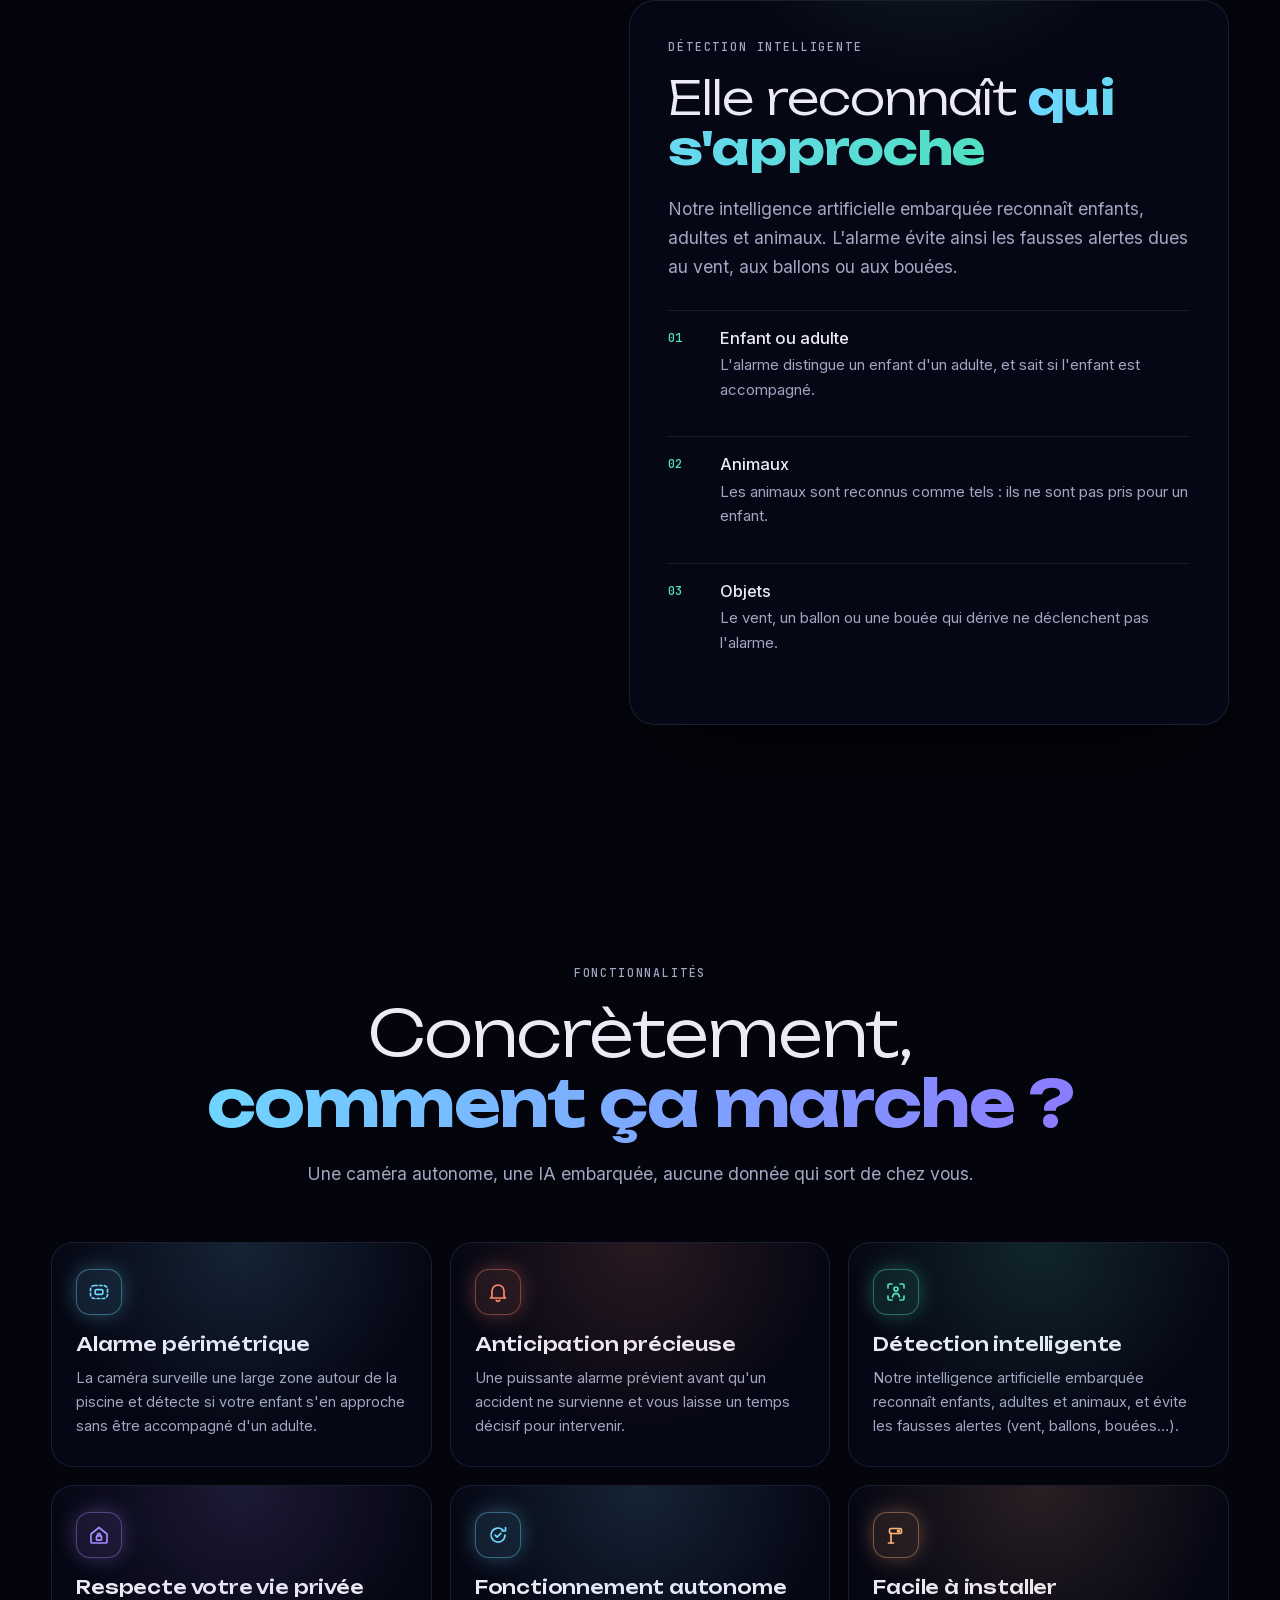
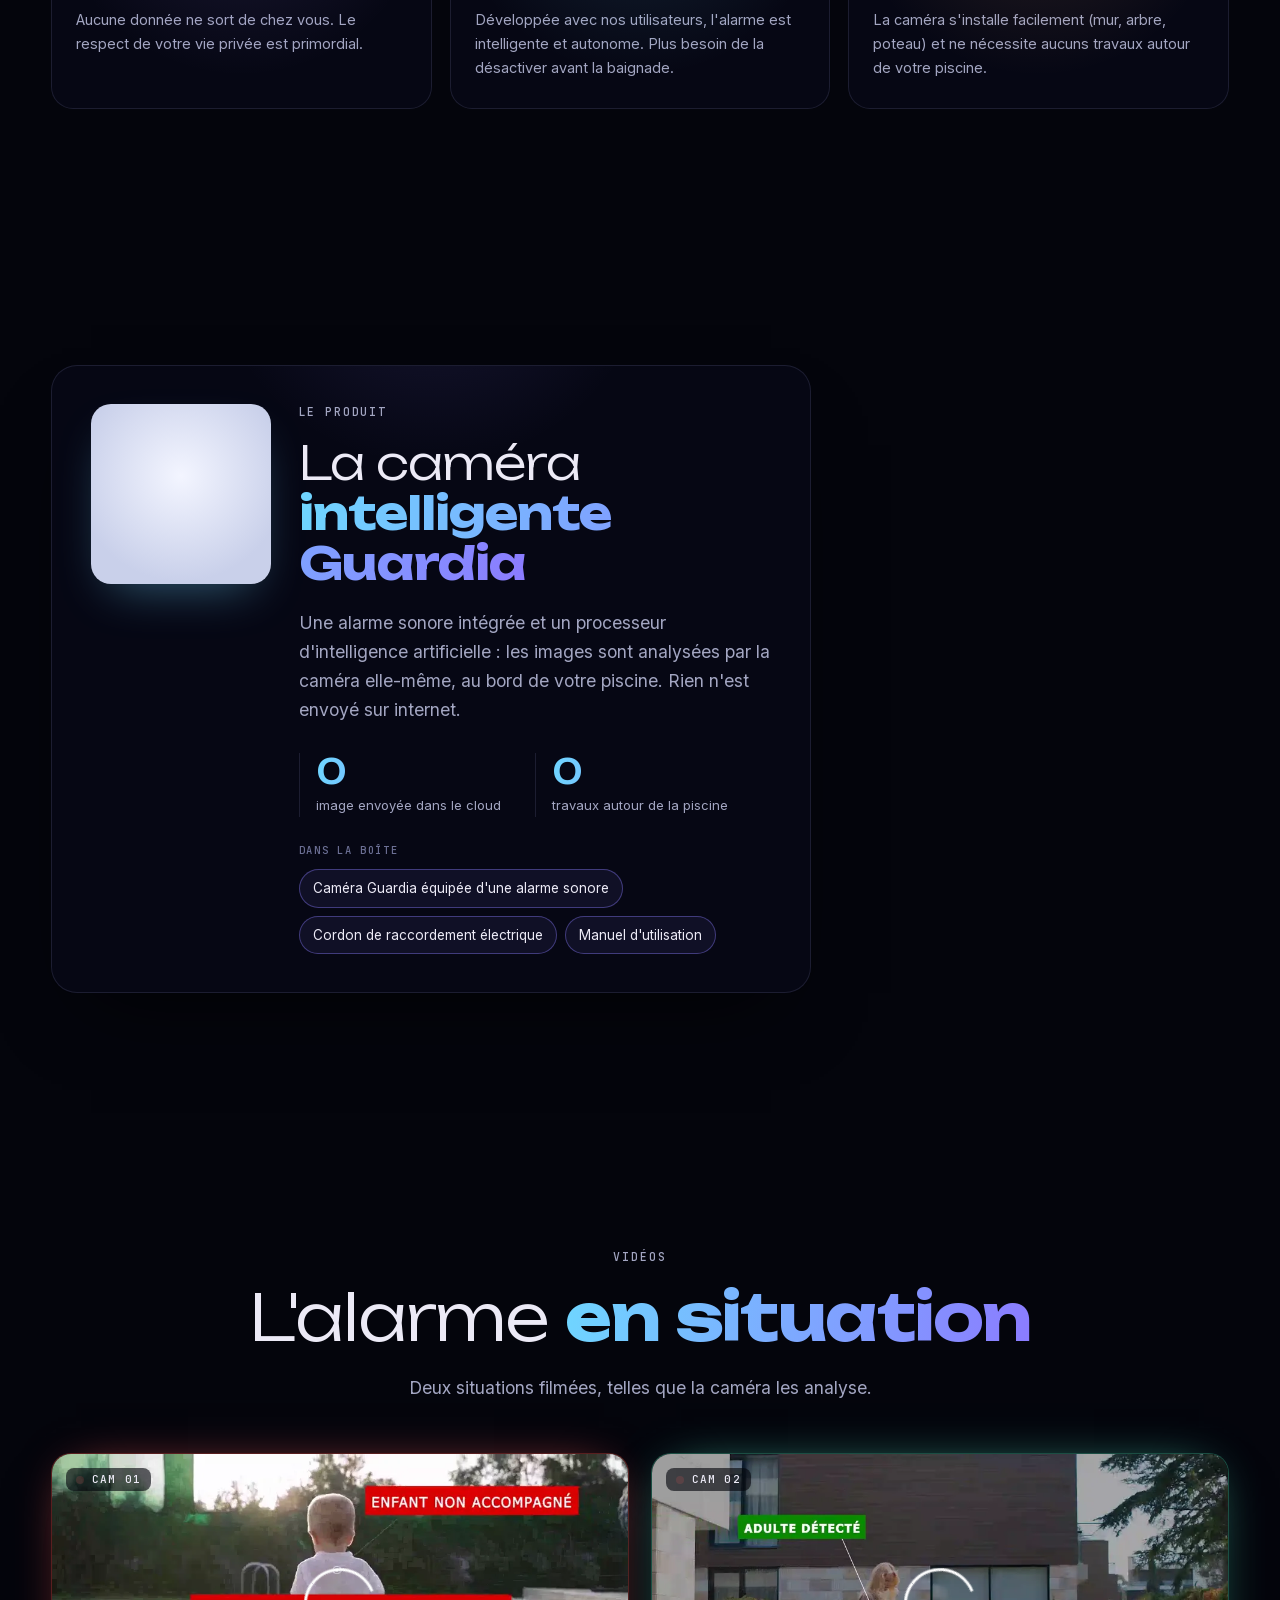
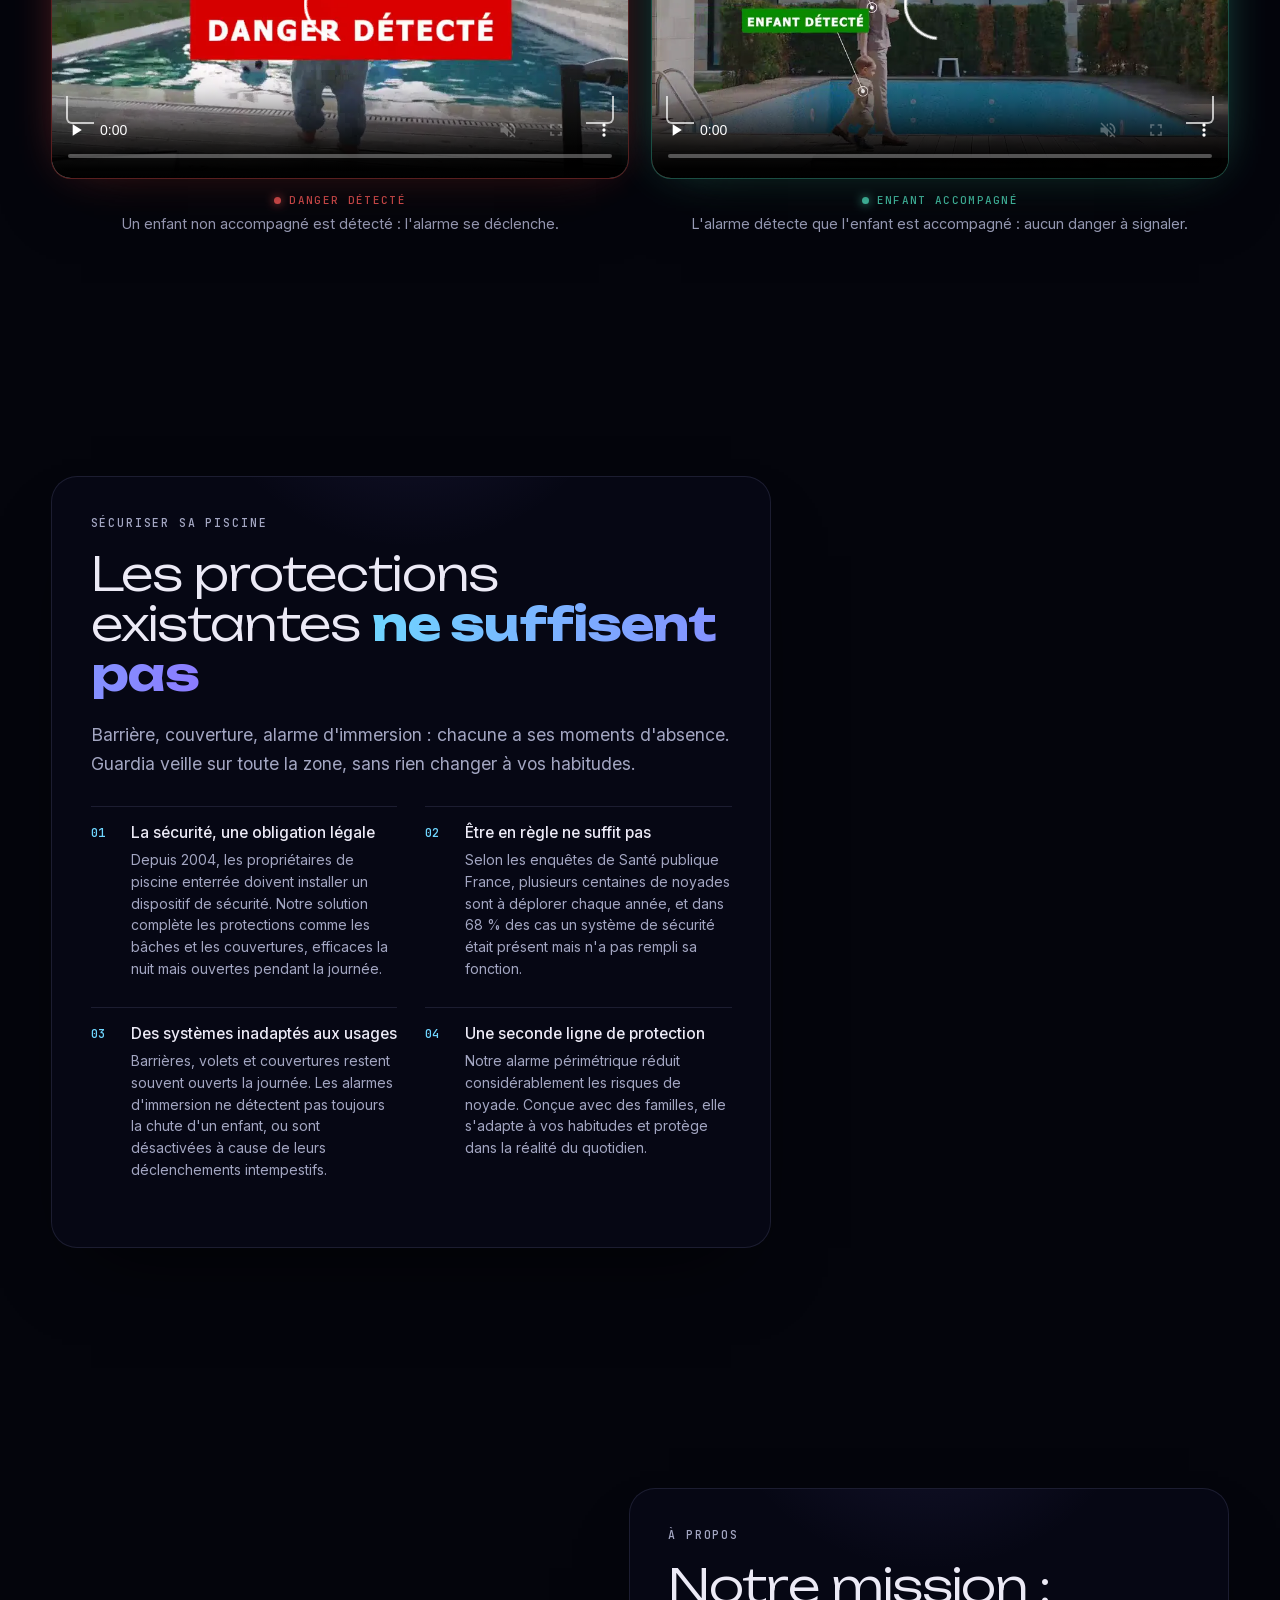
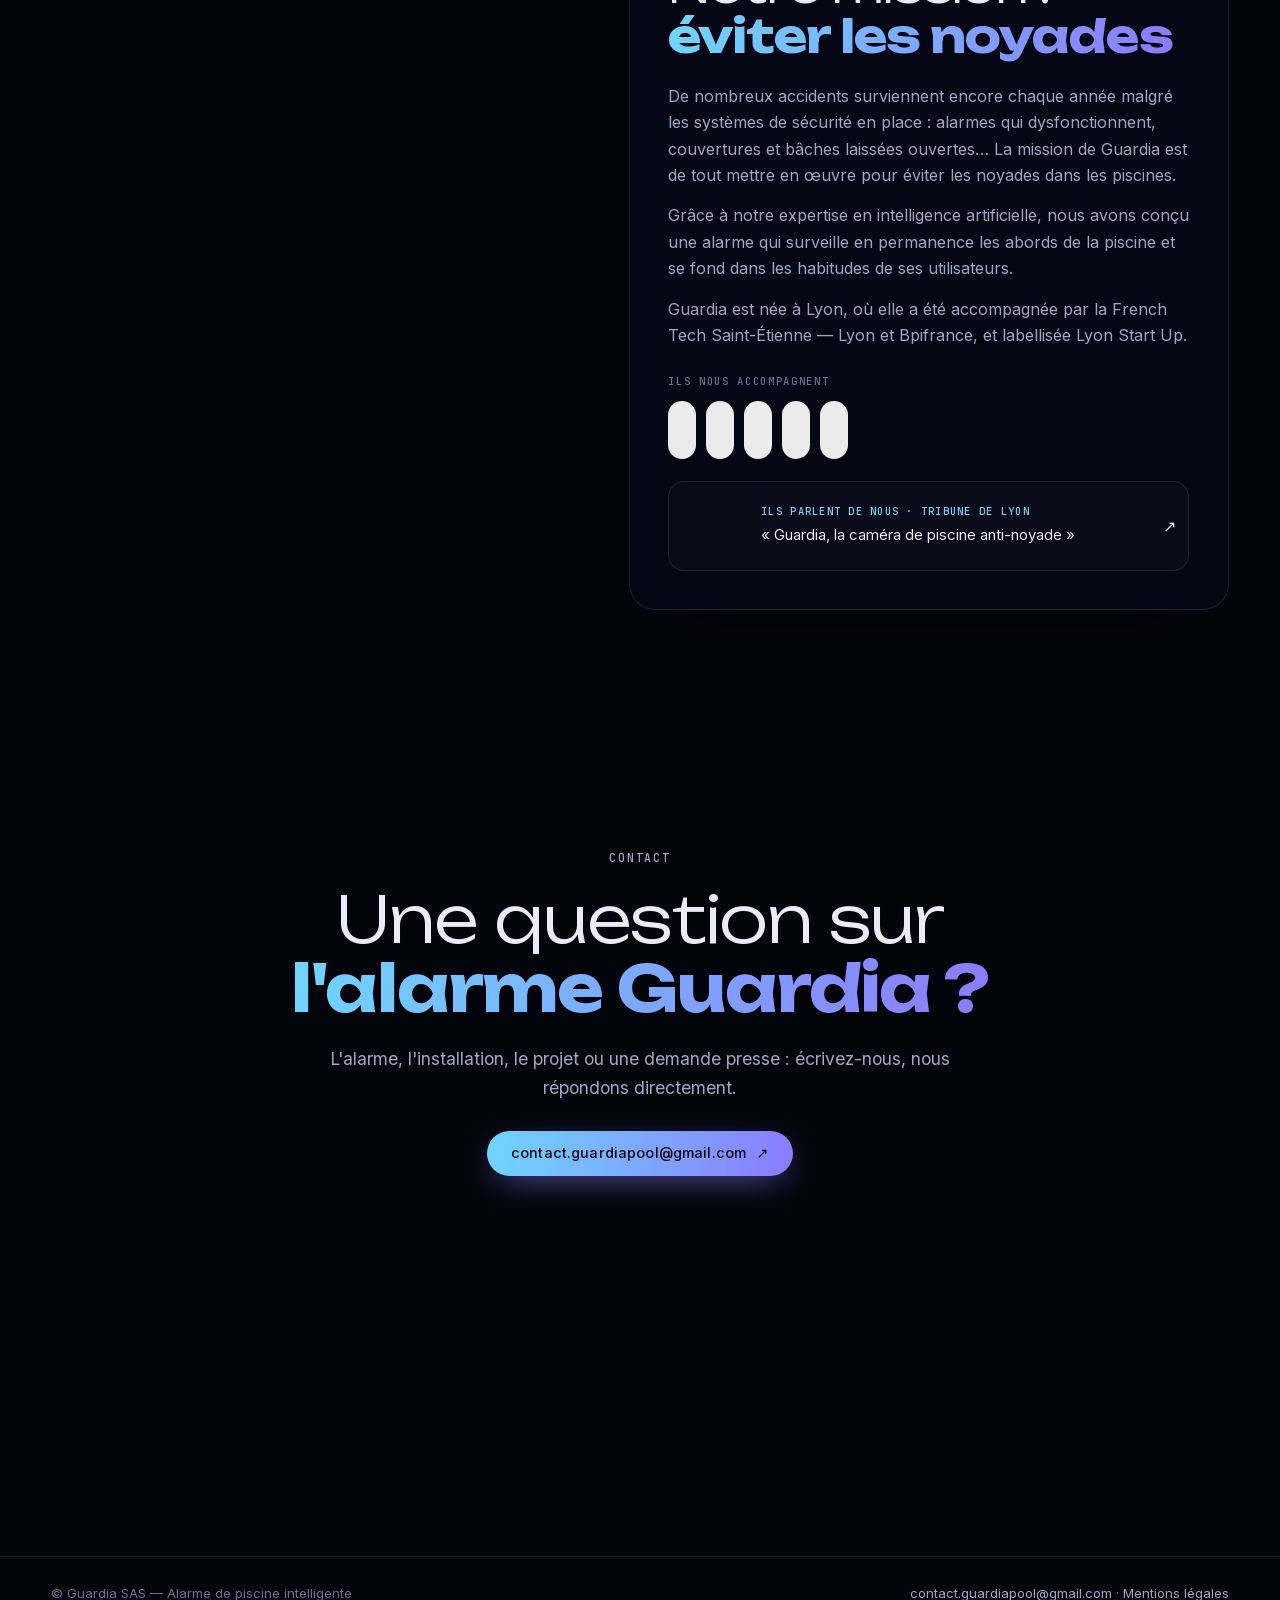
<file: a-propos/index.html>
<!DOCTYPE html>
<html lang="fr">
<head>
<meta charset="utf-8">
<title>Redirection — Guardia</title>
<meta http-equiv="refresh" content="0; url=../#a-propos">
<link rel="canonical" href="https://guardiapool.com/#a-propos">
<meta name="robots" content="noindex">
</head>
<body>
<p>Cette page a été déplacée. <a href="../#a-propos">À propos de Guardia</a>.</p>
</body>
</html>
</file>
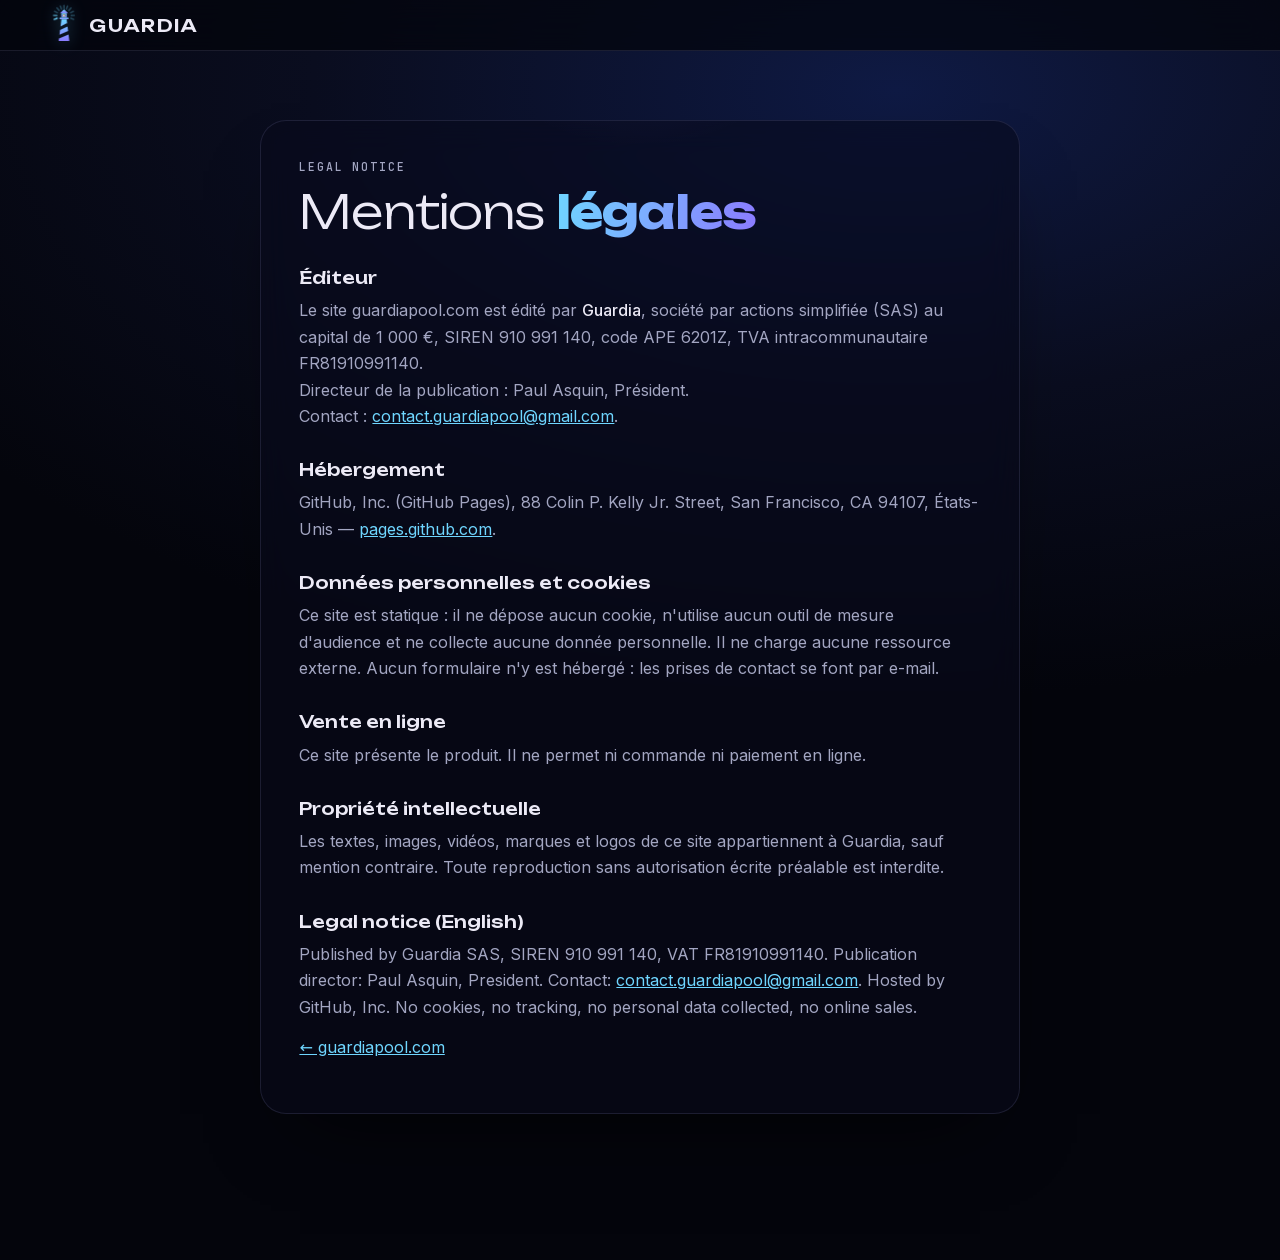
<file: conditions-generales-de-vente/index.html>
<!DOCTYPE html>
<html lang="fr">
<head>
<meta charset="utf-8">
<title>Redirection — Guardia</title>
<meta http-equiv="refresh" content="0; url=../mentions-legales/">
<link rel="canonical" href="https://guardiapool.com/mentions-legales/">
<meta name="robots" content="noindex">
</head>
<body>
<p>Cette page a été déplacée. <a href="../mentions-legales/">Voir les mentions légales</a>.</p>
</body>
</html>
</file>
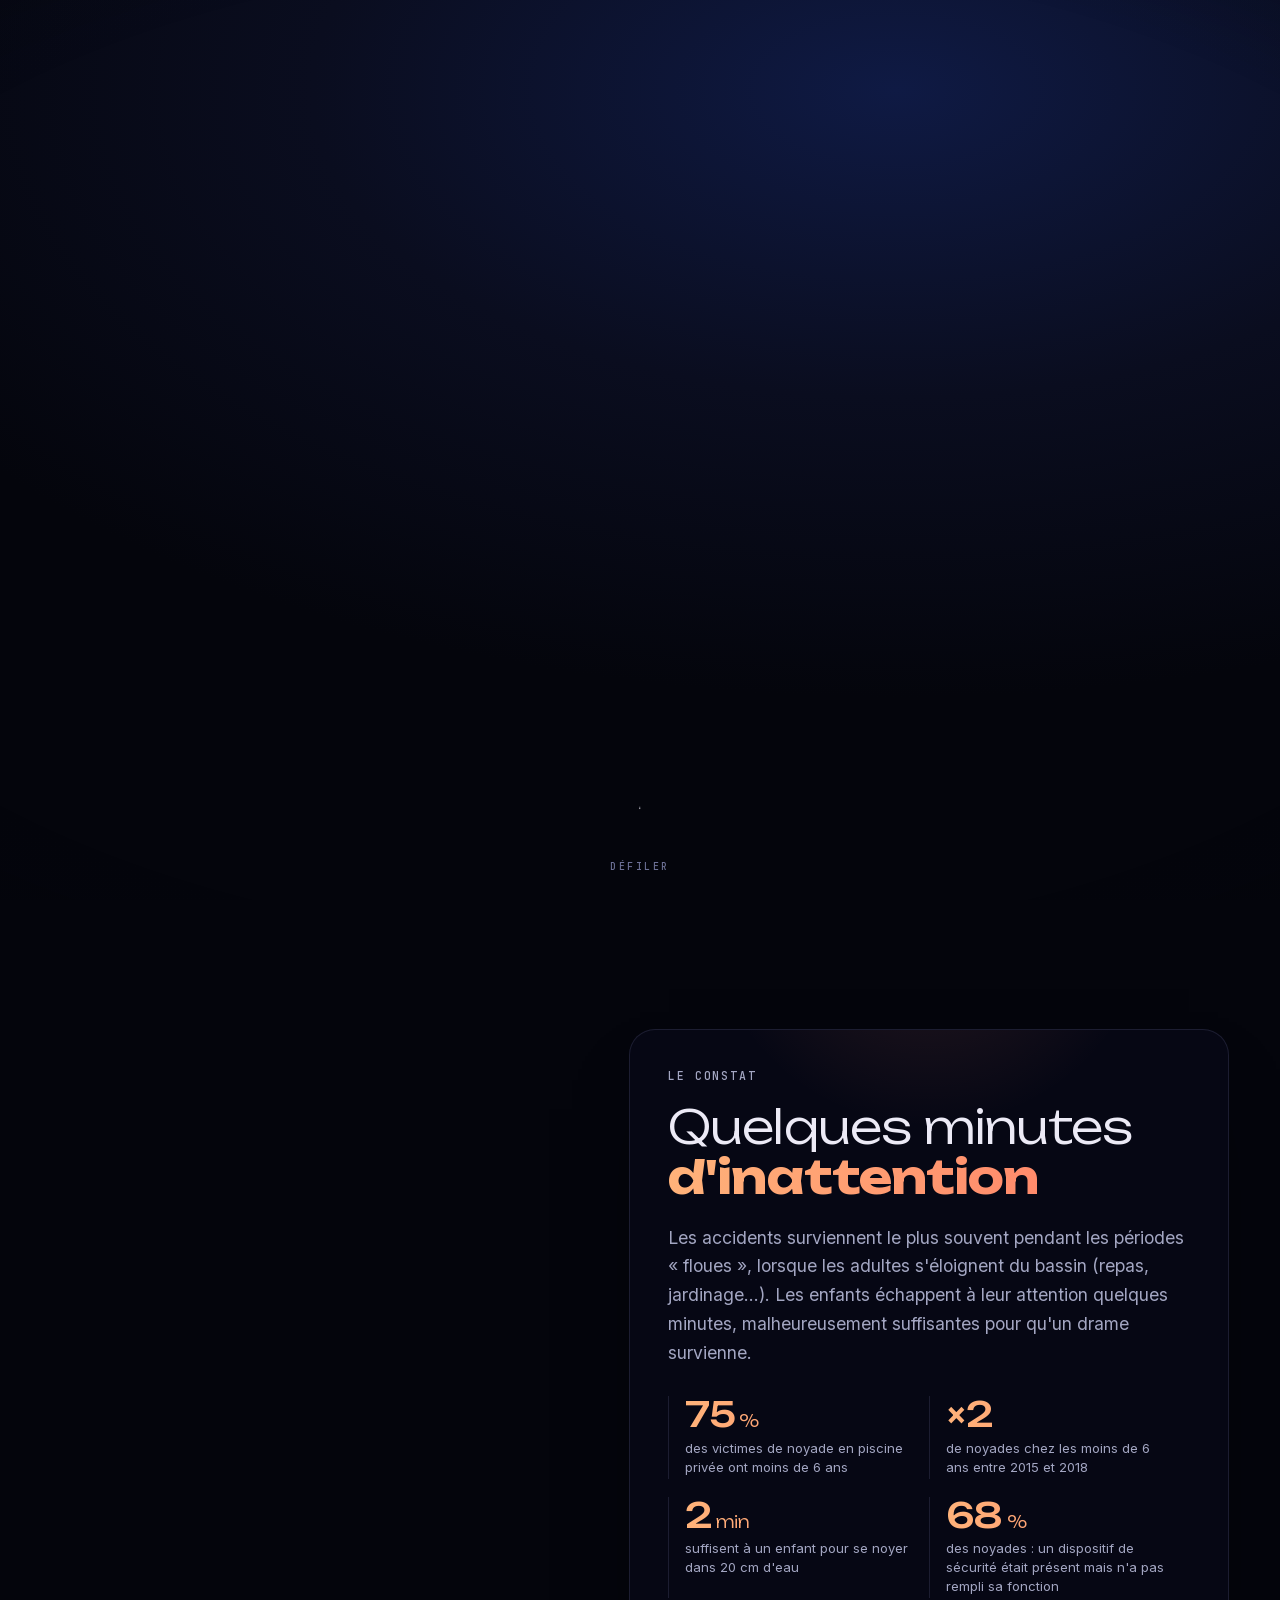
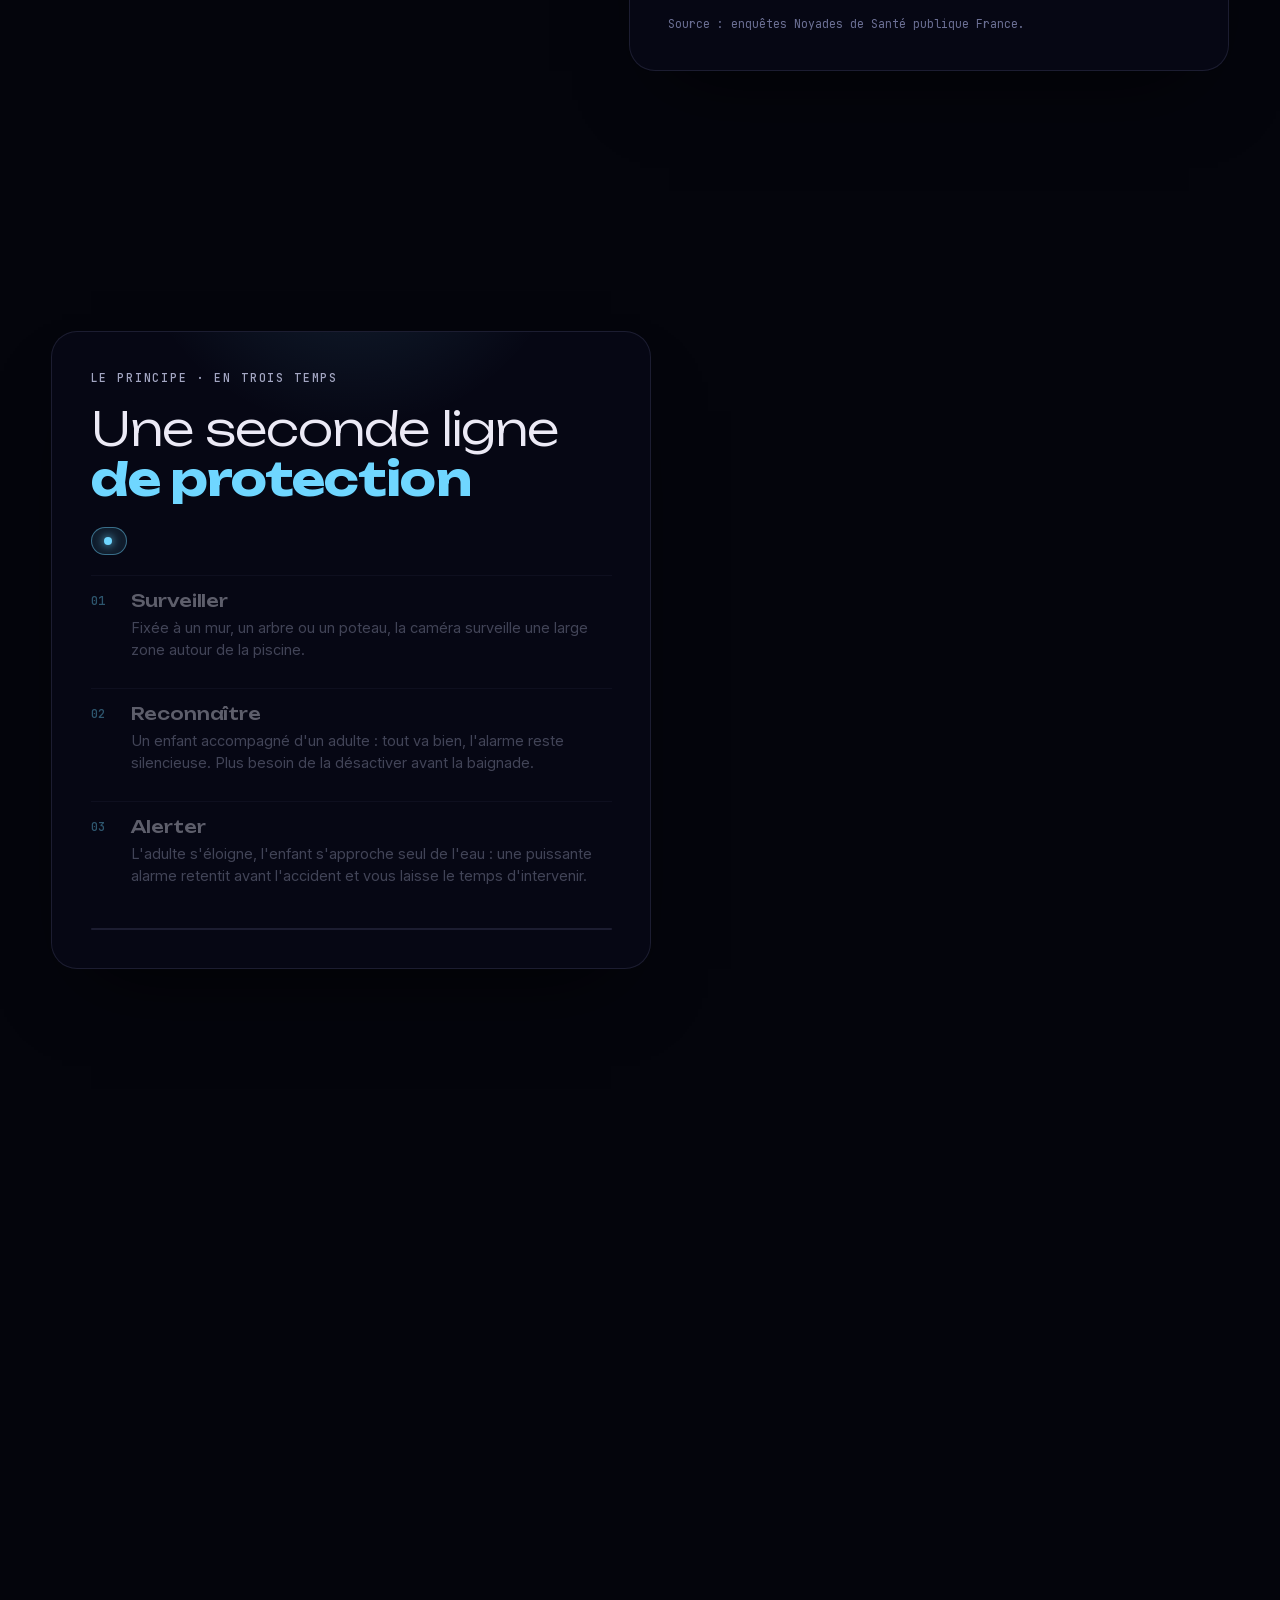
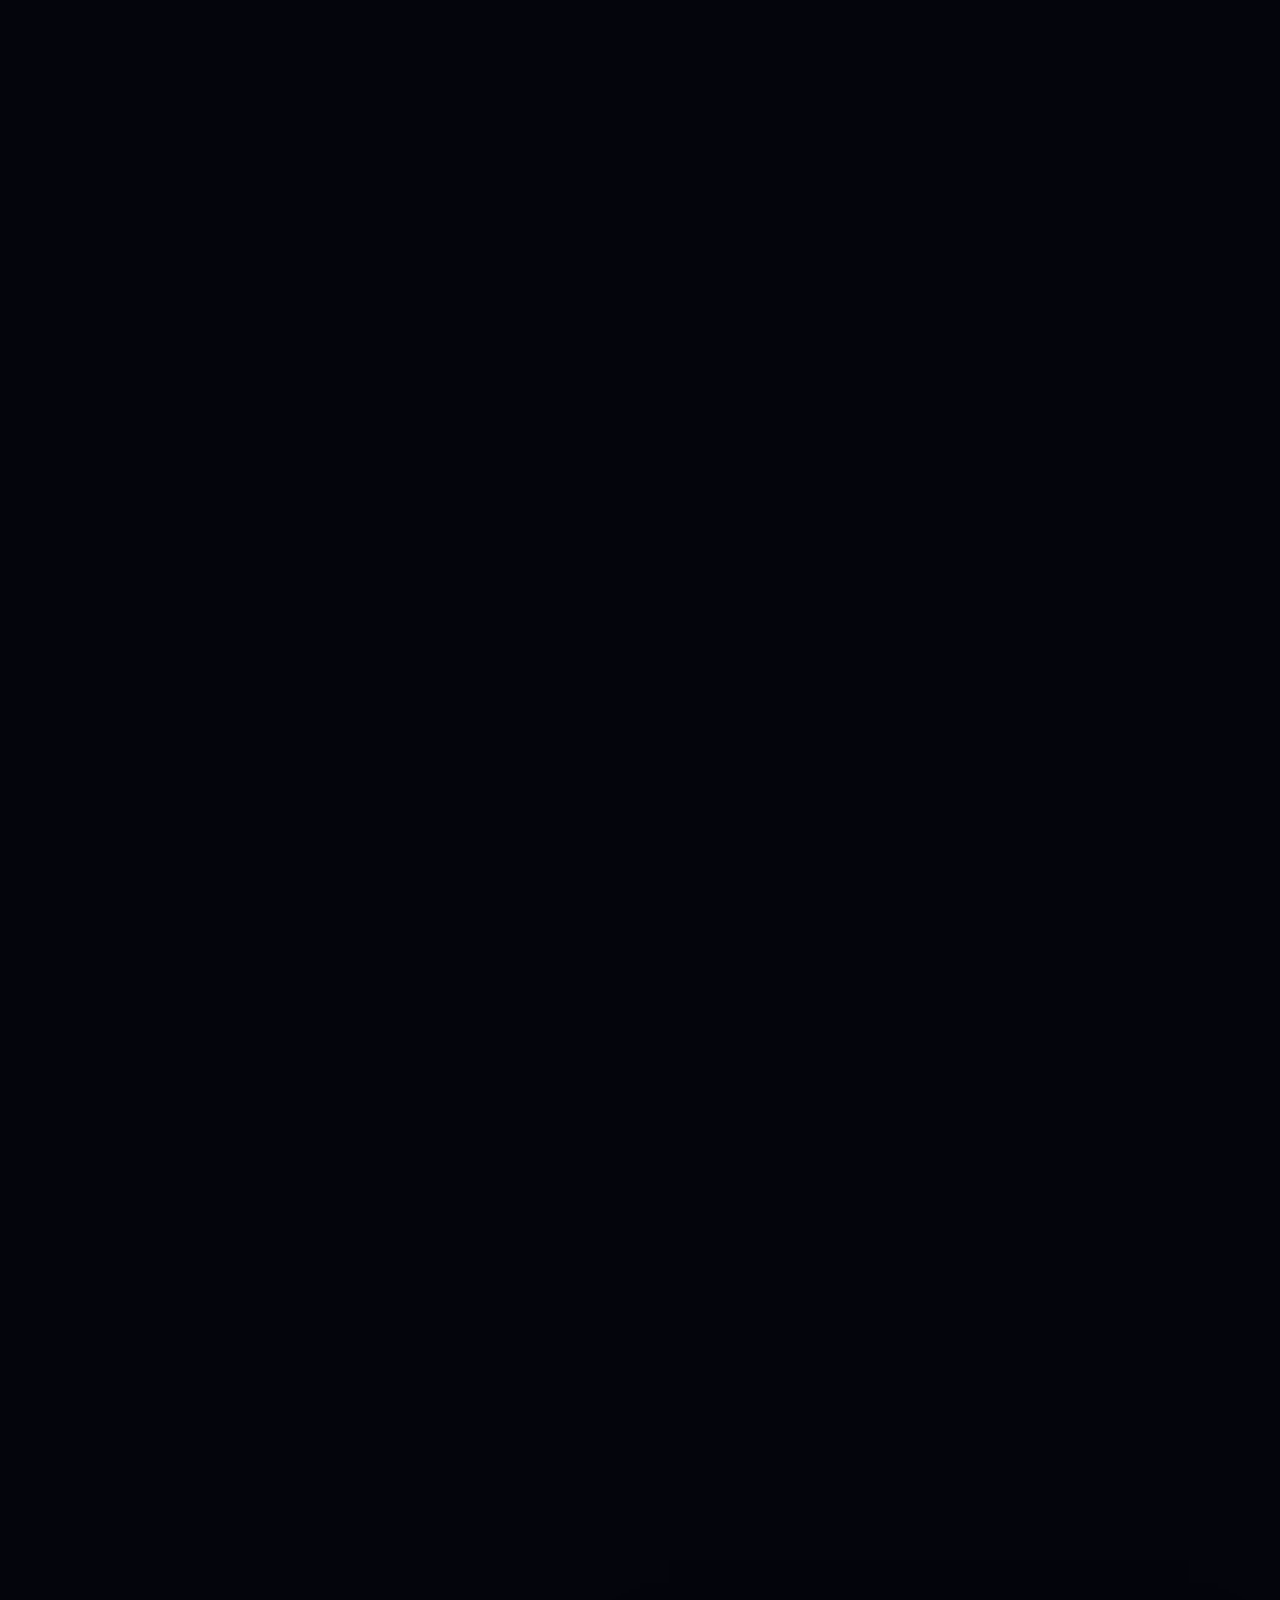
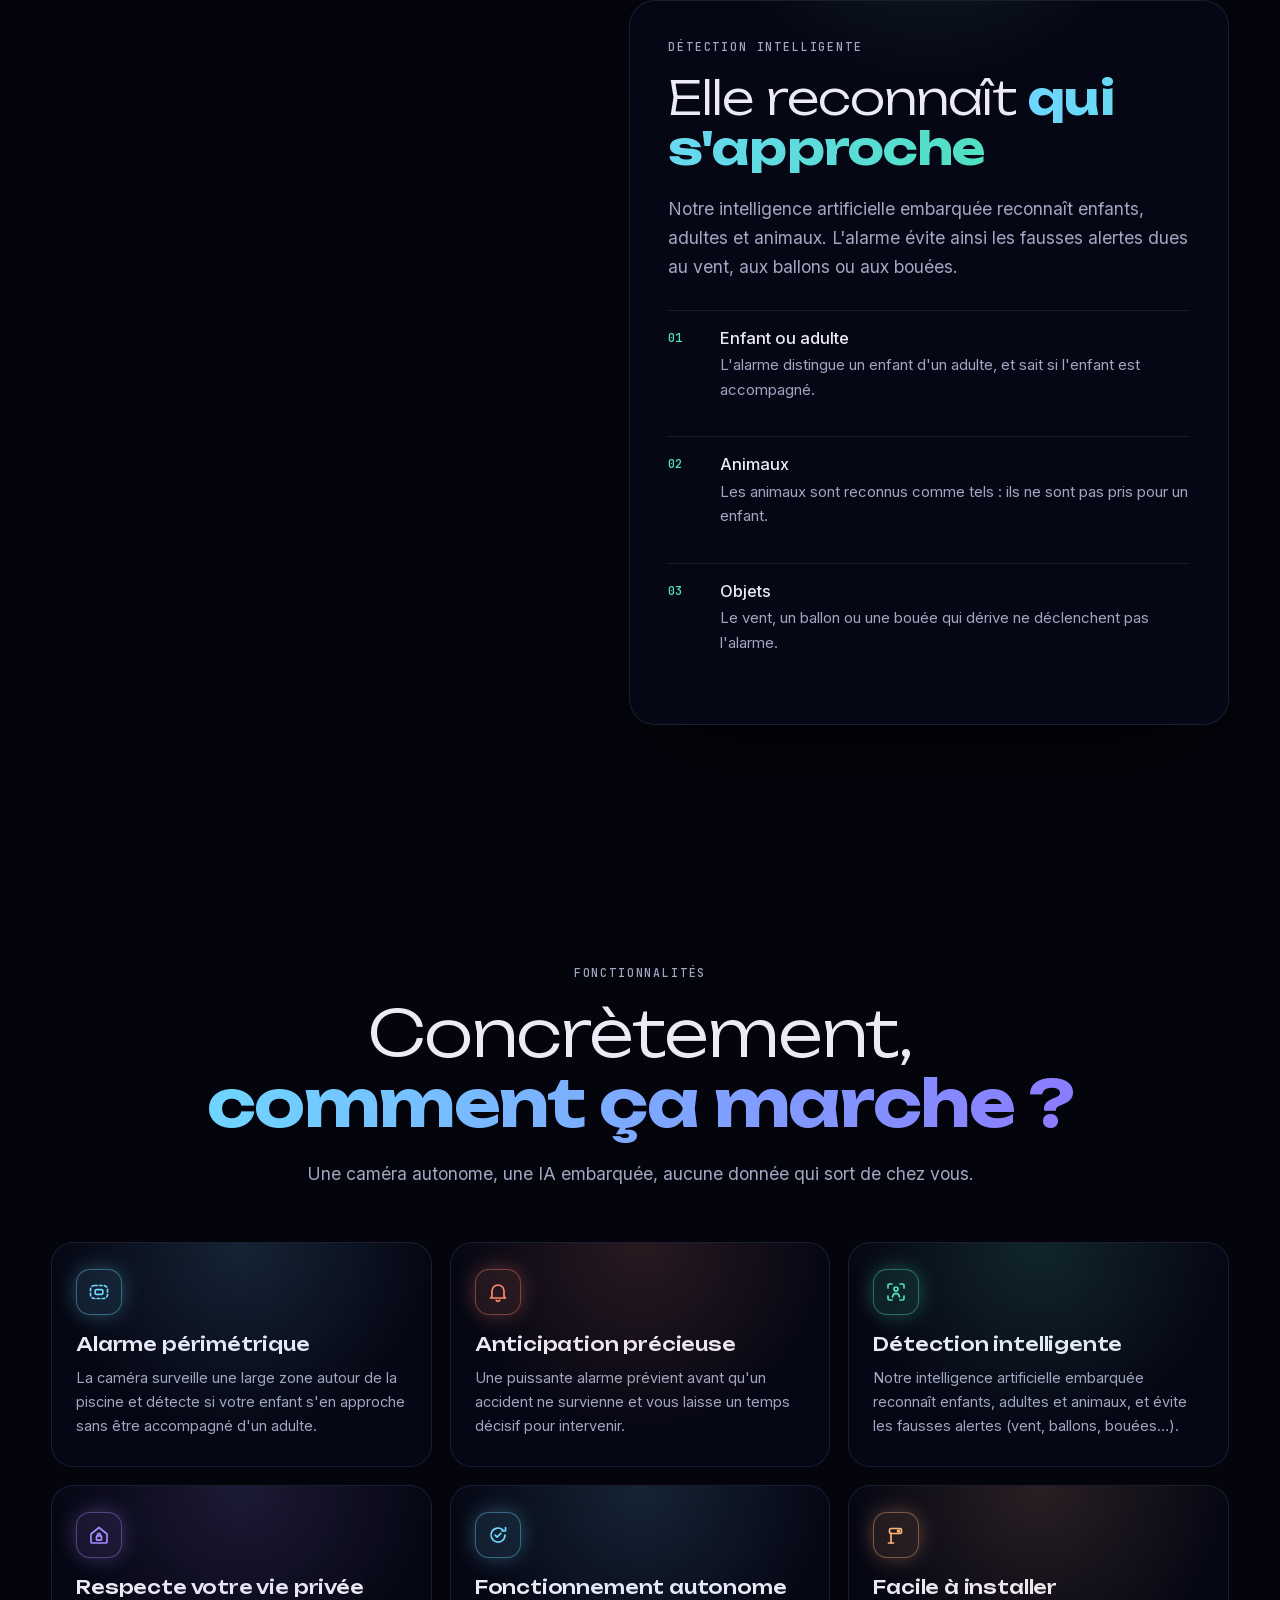
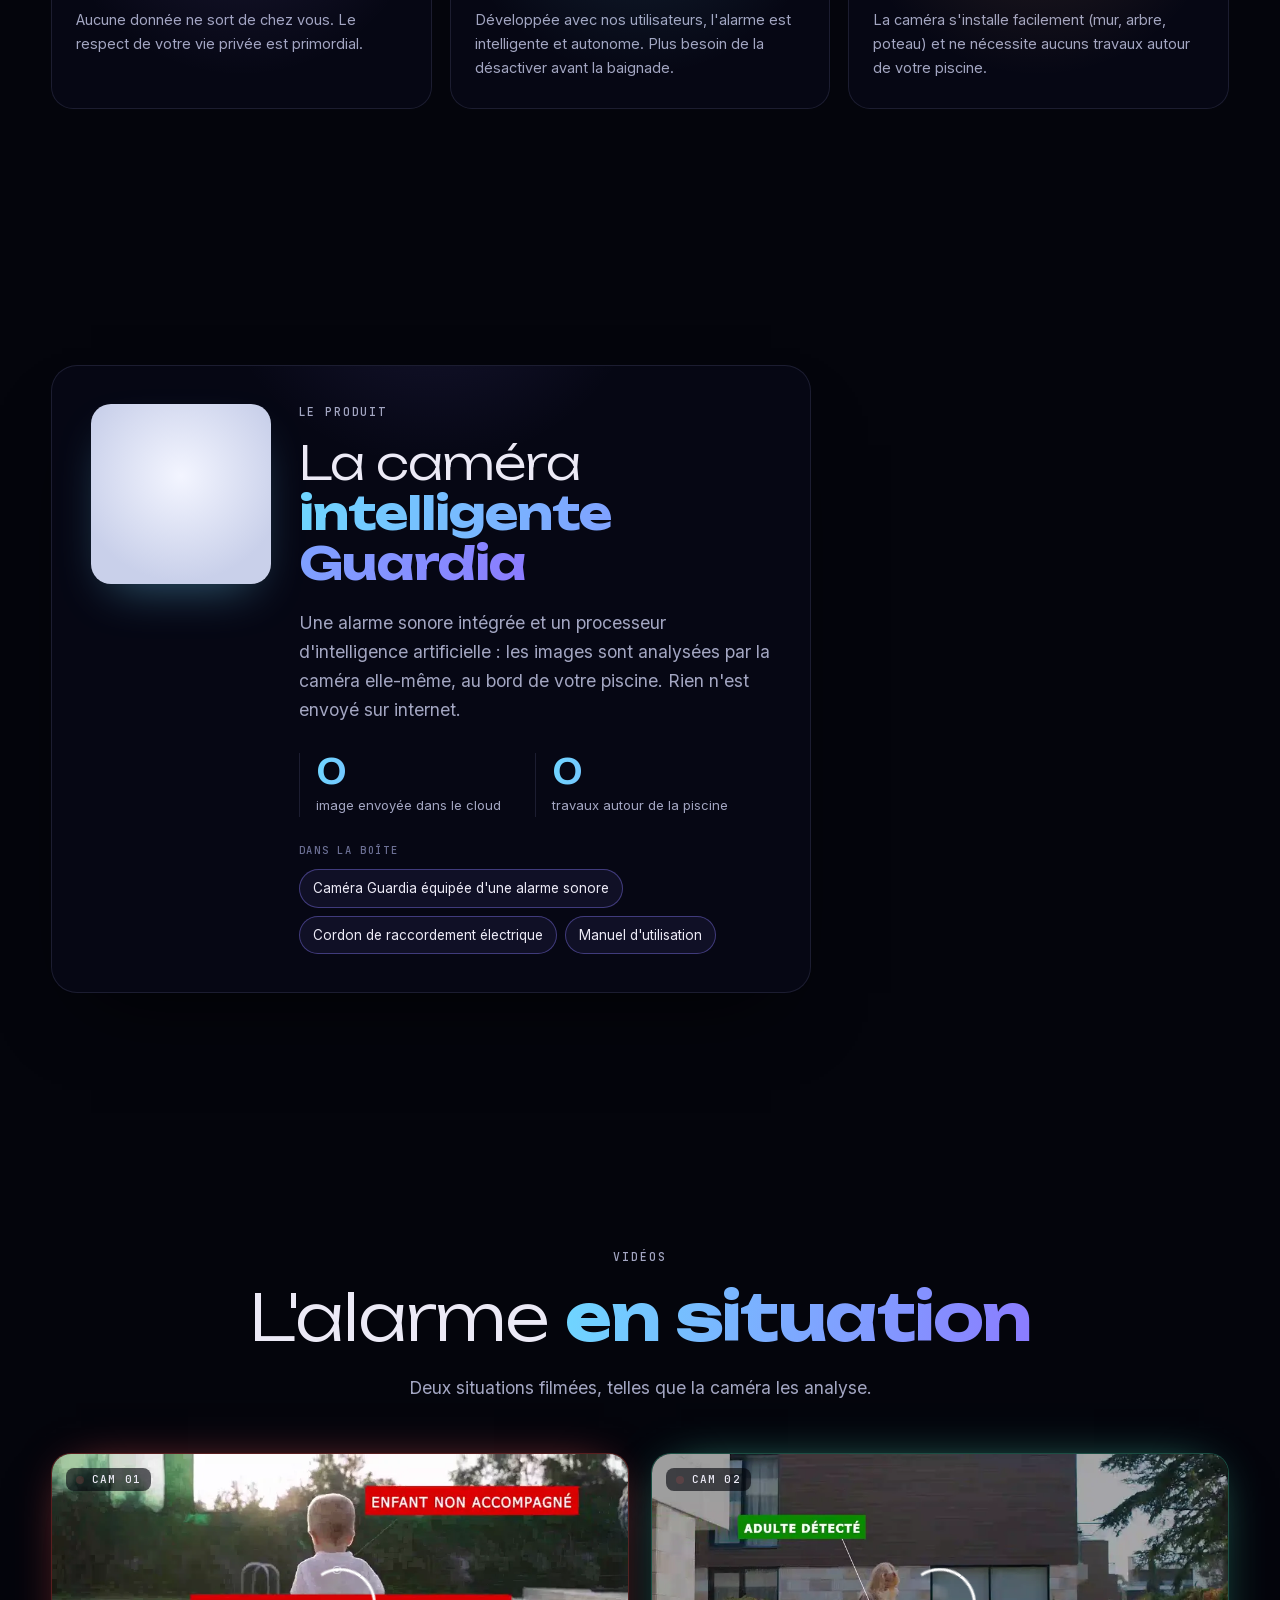
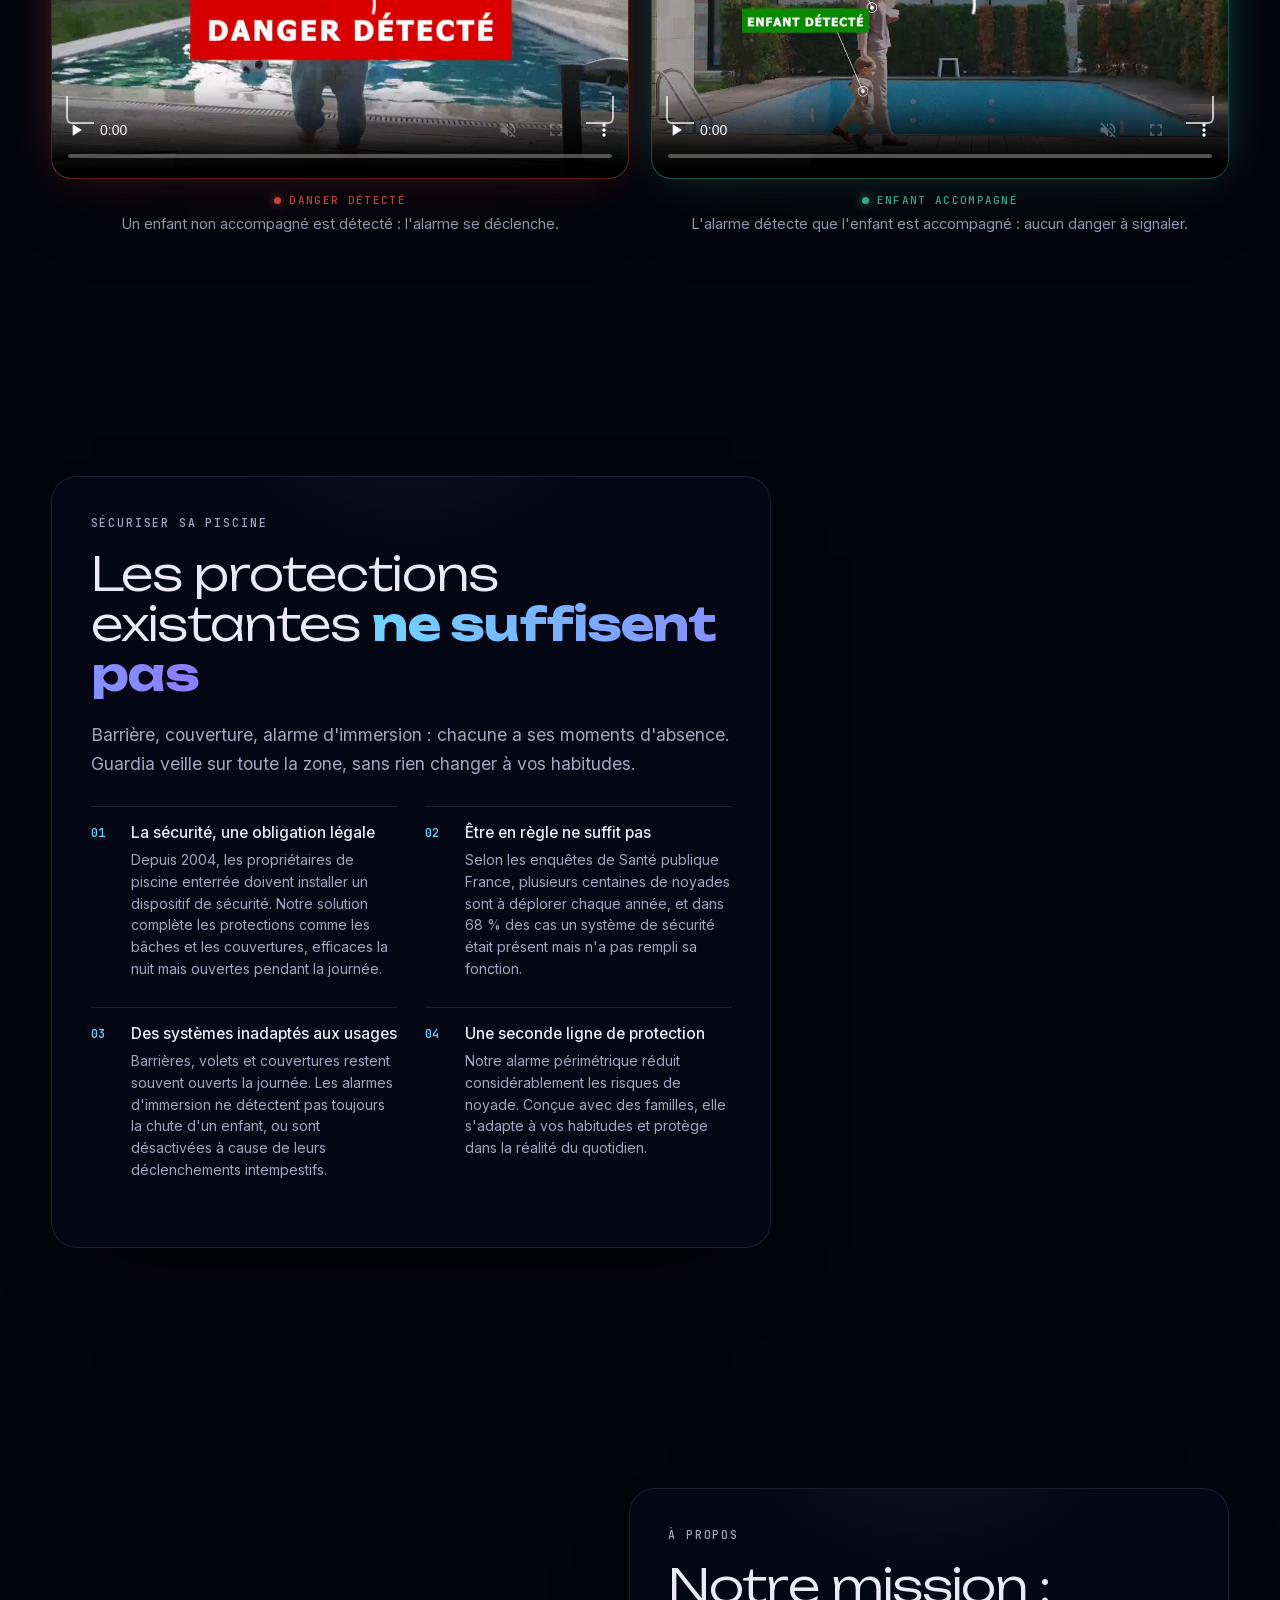
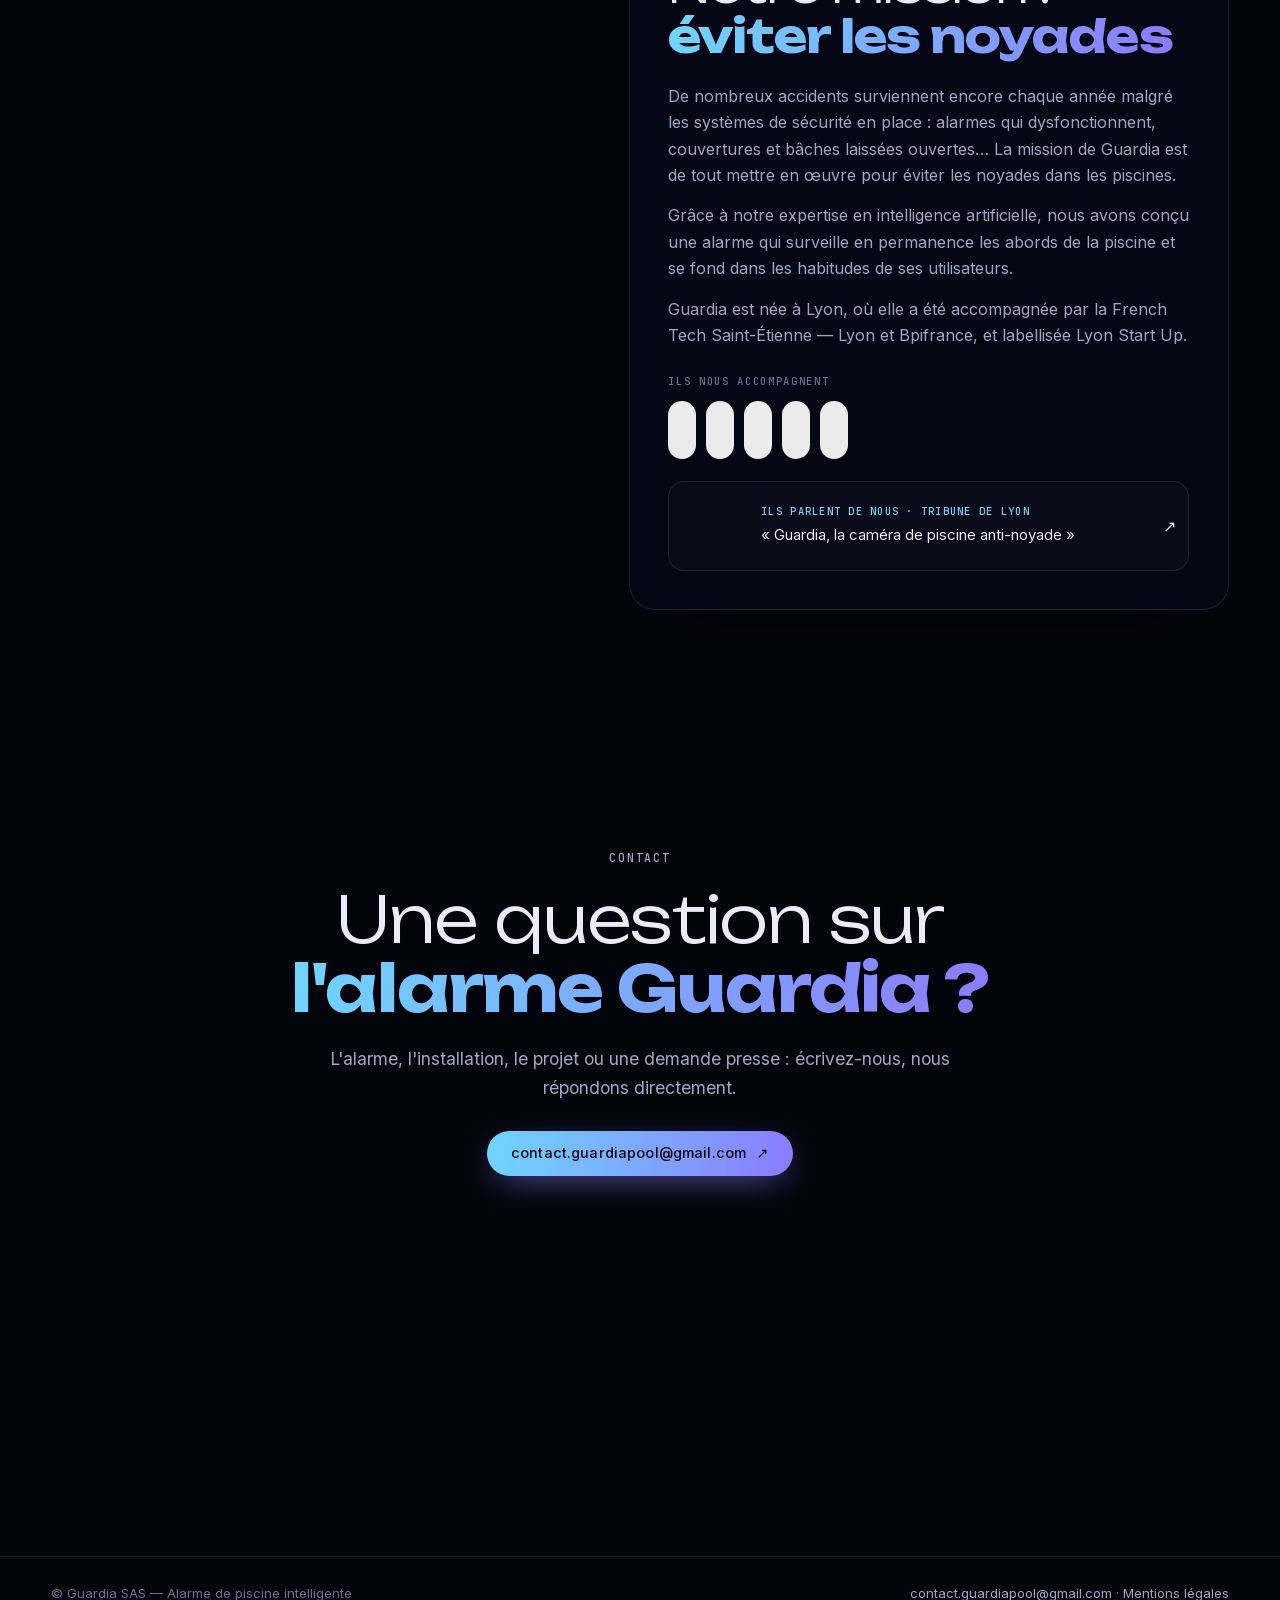
<file: contact/index.html>
<!DOCTYPE html>
<html lang="fr">
<head>
<meta charset="utf-8">
<title>Redirection — Guardia</title>
<meta http-equiv="refresh" content="0; url=../#contact">
<link rel="canonical" href="https://guardiapool.com/#contact">
<meta name="robots" content="noindex">
</head>
<body>
<p>Cette page a été déplacée. <a href="../#contact">Nous contacter</a>.</p>
</body>
</html>
</file>
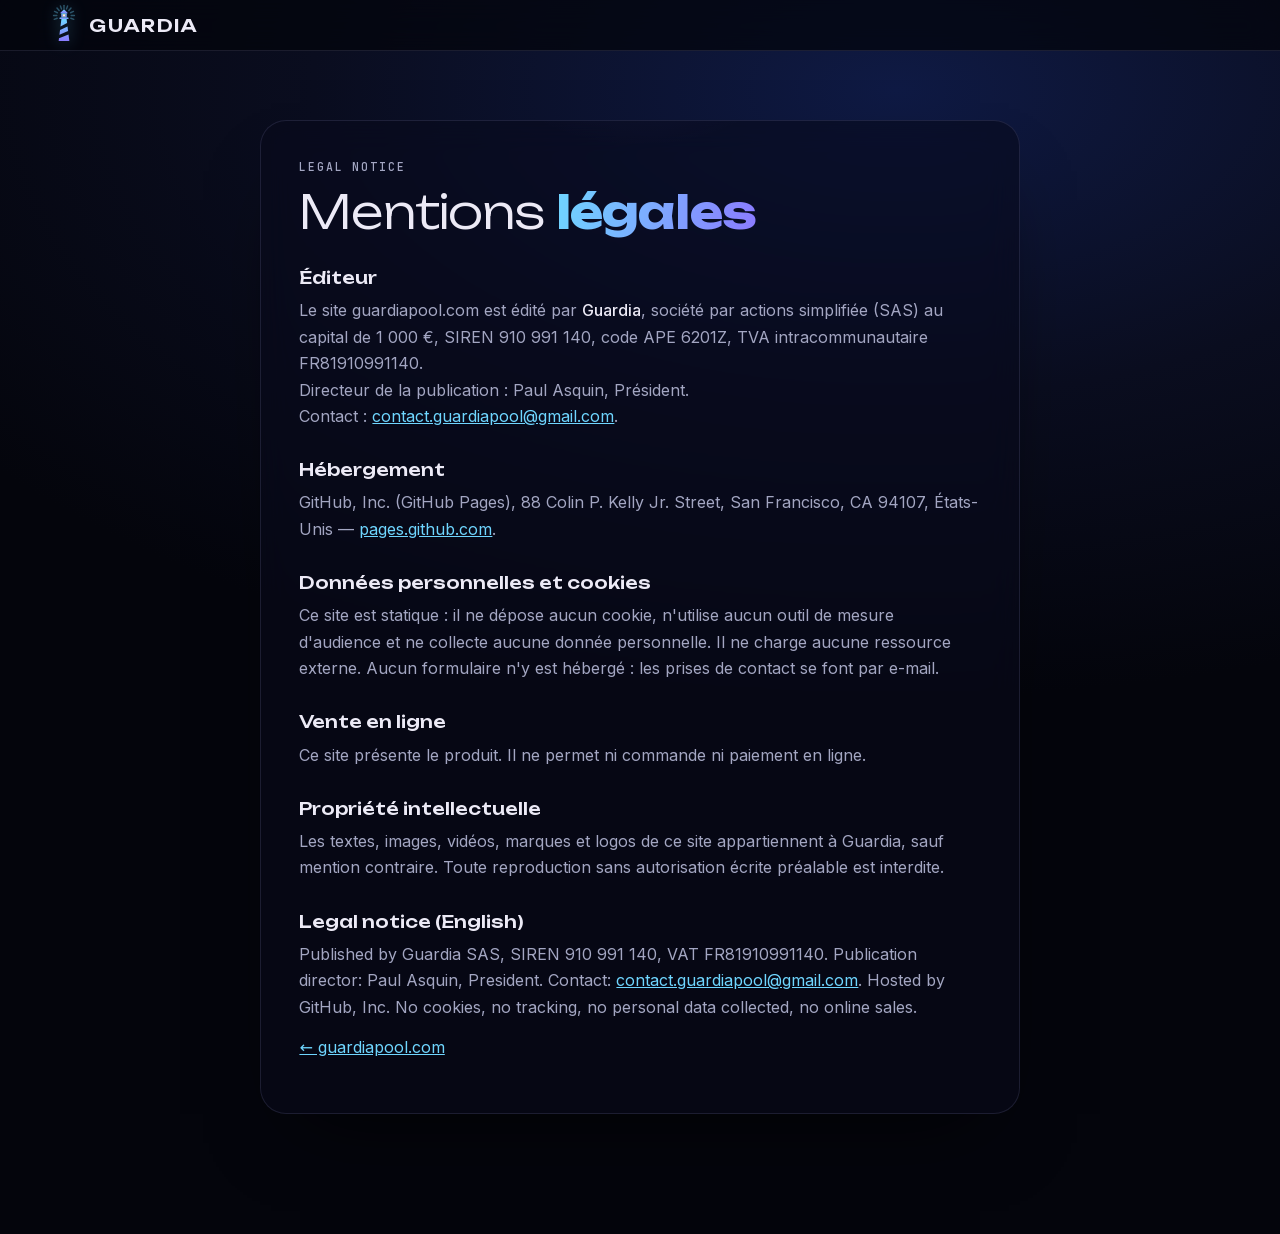
<file: mentions-legales/index.html>
<!doctype html>
<html lang="fr">
<head>
  <meta charset="utf-8">
  <meta name="viewport" content="width=device-width, initial-scale=1">
  <title>Mentions légales — Guardia</title>
  <meta name="description" content="Mentions légales du site guardiapool.com, édité par Guardia SAS.">
  <meta name="theme-color" content="#04050c">
  <link rel="icon" type="image/svg+xml" href="../assets/img/favicon.svg">
  <link href="../assets/css/style.css" rel="stylesheet">
</head>
<body class="subpage">
  <nav class="topnav scrolled">
    <a href="../" class="brand" aria-label="Guardia"><svg class="brand-mark" viewBox="0 0 64 64" aria-hidden="true" xmlns="http://www.w3.org/2000/svg"><defs><linearGradient id="lh-g" x1="0" y1="0" x2="0" y2="1"><stop offset="0" stop-color="#6fd6ff"/><stop offset="1" stop-color="#8b7bff"/></linearGradient></defs><g stroke="#6fd6ff" stroke-width="2.4" stroke-linecap="round"><line class="lh-ray" style="--i:0" x1="20.54" y1="20.67" x2="15.46" y2="22.52"/><line class="lh-ray" style="--i:1" x1="19.81" y1="16.07" x2="14.41" y2="15.89"/><line class="lh-ray" style="--i:2" x1="20.94" y1="11.34" x2="16.05" y2="9.06"/><line class="lh-ray" style="--i:3" x1="23.84" y1="7.43" x2="20.22" y2="3.42"/><line class="lh-ray" style="--i:4" x1="27.83" y1="5.04" x2="25.98" y2="-0.04"/><line class="lh-ray" style="--i:5" x1="32.00" y1="4.30" x2="32.00" y2="-1.10"/><line class="lh-ray" style="--i:6" x1="36.17" y1="5.04" x2="38.02" y2="-0.04"/><line class="lh-ray" style="--i:7" x1="40.16" y1="7.43" x2="43.78" y2="3.42"/><line class="lh-ray" style="--i:8" x1="43.06" y1="11.34" x2="47.95" y2="9.06"/><line class="lh-ray" style="--i:9" x1="44.19" y1="16.07" x2="49.59" y2="15.89"/><line class="lh-ray" style="--i:10" x1="43.46" y1="20.67" x2="48.54" y2="22.52"/></g><g fill="url(#lh-g)"><path d="M25.2 12.2L32 5.6l6.8 6.6z"/><path fill-rule="evenodd" d="M27.4 12.2h9.2v7.2h-9.2zM30 13.8v4h4v-4z"/><rect x="24.4" y="19.4" width="15.2" height="2.7" rx="1"/><path fill-rule="evenodd" d="M27.6 22.1h8.8l4.6 37H23zM26.06 34.5L37.2 28.5l.74 6-12.63 6zM24.32 48.5L38.87 42l.75 6-16.05 6.5z"/></g><rect class="lh-lamp" x="30" y="13.8" width="4" height="4" fill="#fff3d6"/></svg><span class="brand-text">Guardia</span></a>
  </nav>
  <main>
    <section class="scene legal">
      <div class="wrap">
        <div class="card">
          <p class="kicker">Legal notice</p>
          <h1 class="title">Mentions <em>légales</em></h1>

          <h2>Éditeur</h2>
          <p>Le site guardiapool.com est édité par <strong>Guardia</strong>, société par actions simplifiée (SAS) au capital de 1 000 €,
            SIREN 910 991 140, code APE 6201Z, TVA intracommunautaire FR81910991140.<br>
            Directeur de la publication : Paul Asquin, Président.<br>
            Contact : <a href="mailto:contact.guardiapool@gmail.com">contact.guardiapool@gmail.com</a>.</p>

          <h2>Hébergement</h2>
          <p>GitHub, Inc. (GitHub Pages), 88 Colin P. Kelly Jr. Street, San Francisco, CA 94107,
            États-Unis — <a href="https://pages.github.com">pages.github.com</a>.</p>

          <h2>Données personnelles et cookies</h2>
          <p>Ce site est statique : il ne dépose aucun cookie, n'utilise aucun outil de mesure
            d'audience et ne collecte aucune donnée personnelle. Il ne charge aucune ressource
            externe. Aucun formulaire n'y est hébergé : les prises de contact se font par e-mail.</p>

          <h2>Vente en ligne</h2>
          <p>Ce site présente le produit. Il ne permet ni commande ni paiement en ligne.</p>

          <h2>Propriété intellectuelle</h2>
          <p>Les textes, images, vidéos, marques et logos de ce site appartiennent à Guardia,
            sauf mention contraire. Toute reproduction sans autorisation écrite préalable est
            interdite.</p>

          <h2>Legal notice (English)</h2>
          <p>Published by Guardia SAS, SIREN 910 991 140, VAT FR81910991140.
            Publication director: Paul Asquin, President. Contact: <a href="mailto:contact.guardiapool@gmail.com">contact.guardiapool@gmail.com</a>.
            Hosted by GitHub, Inc. No cookies, no tracking, no personal data collected, no online
            sales.</p>
          <p><a href="../">← guardiapool.com</a></p>
        </div>
      </div>
    </section>
  </main>
</body>
</html>
</file>
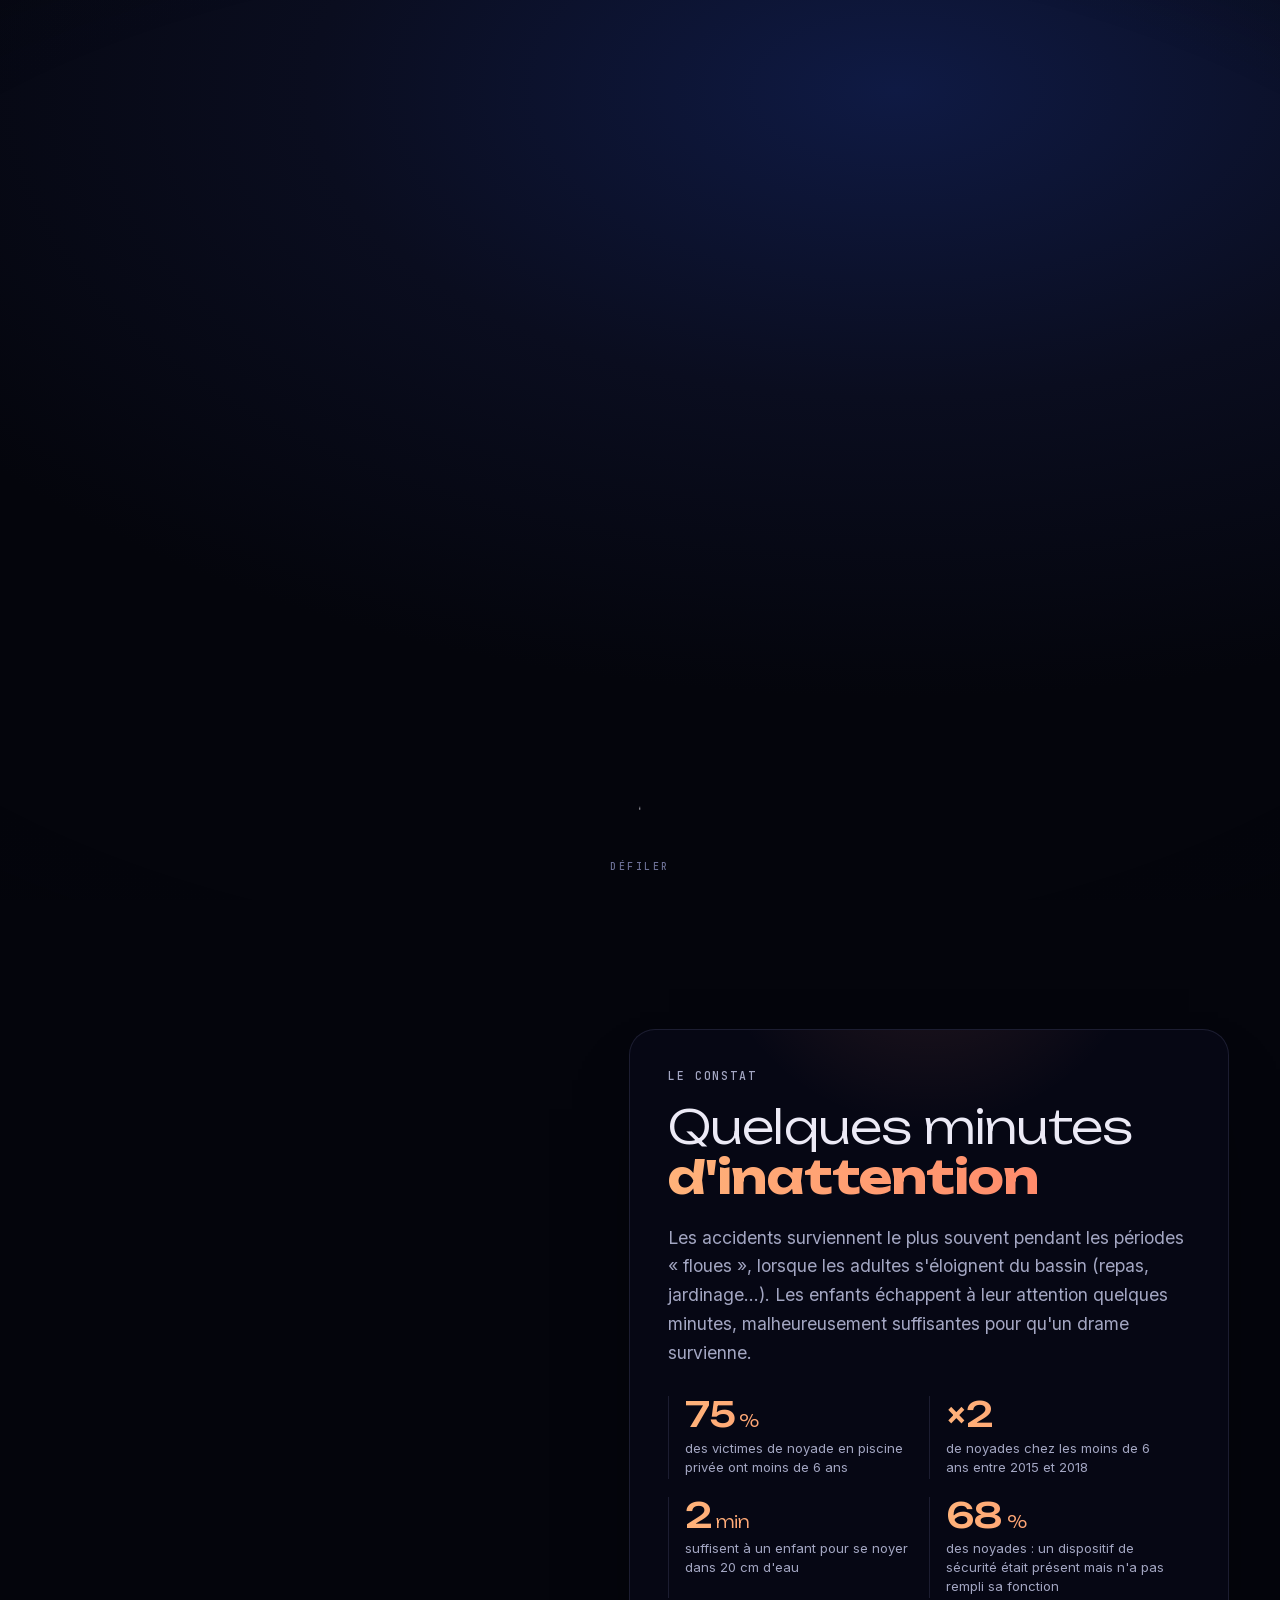
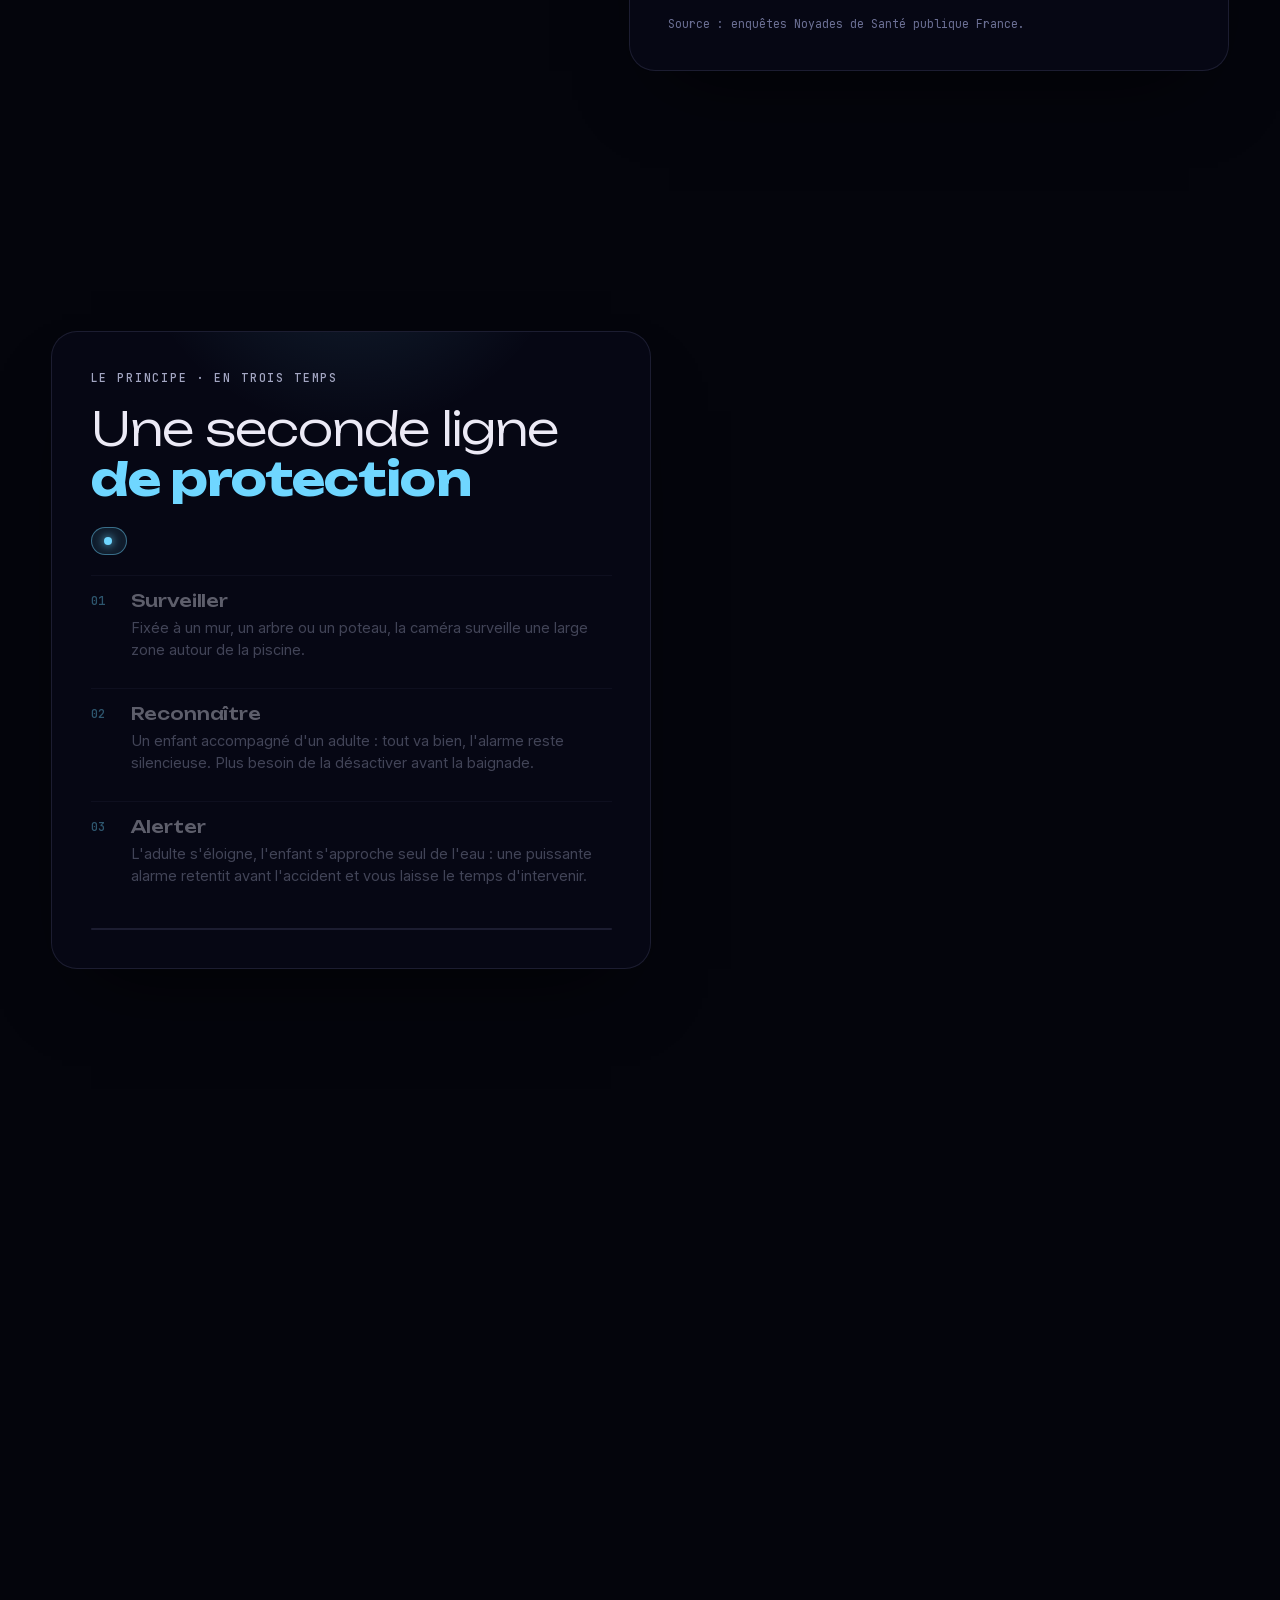
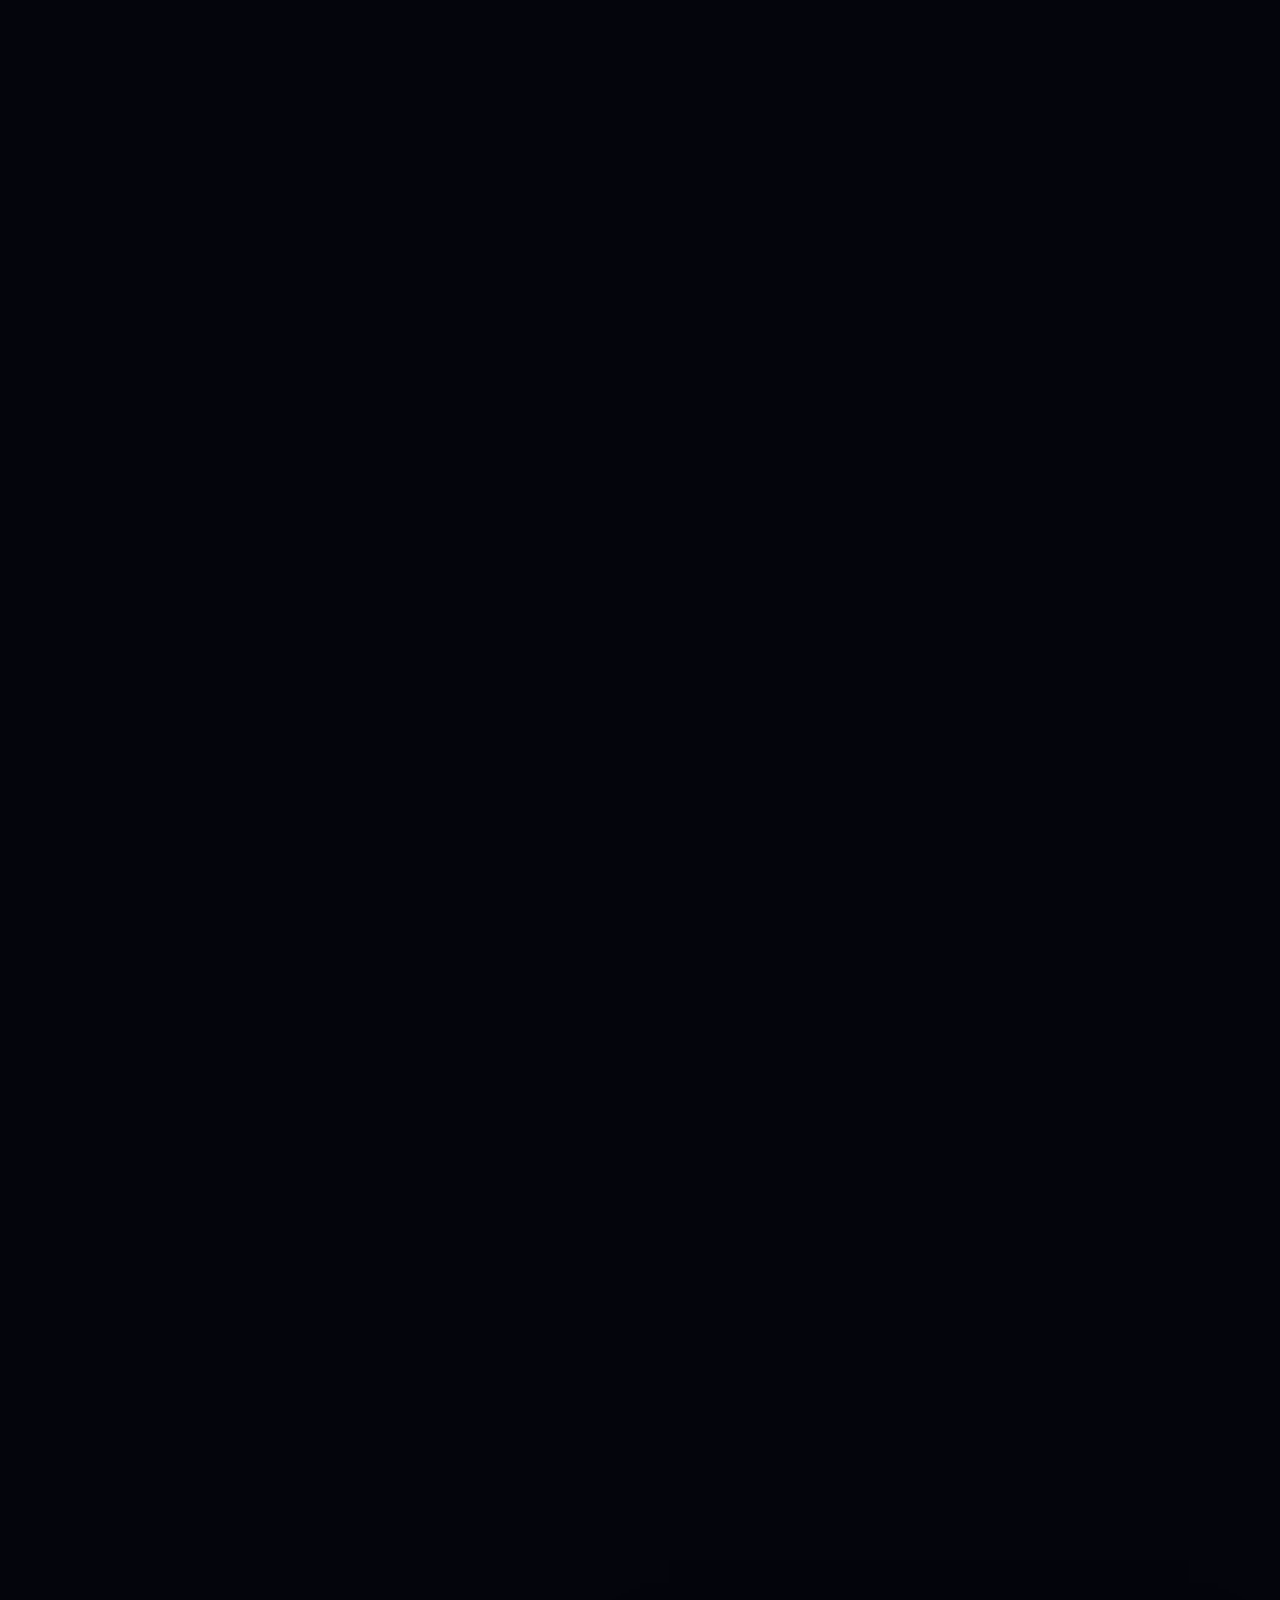
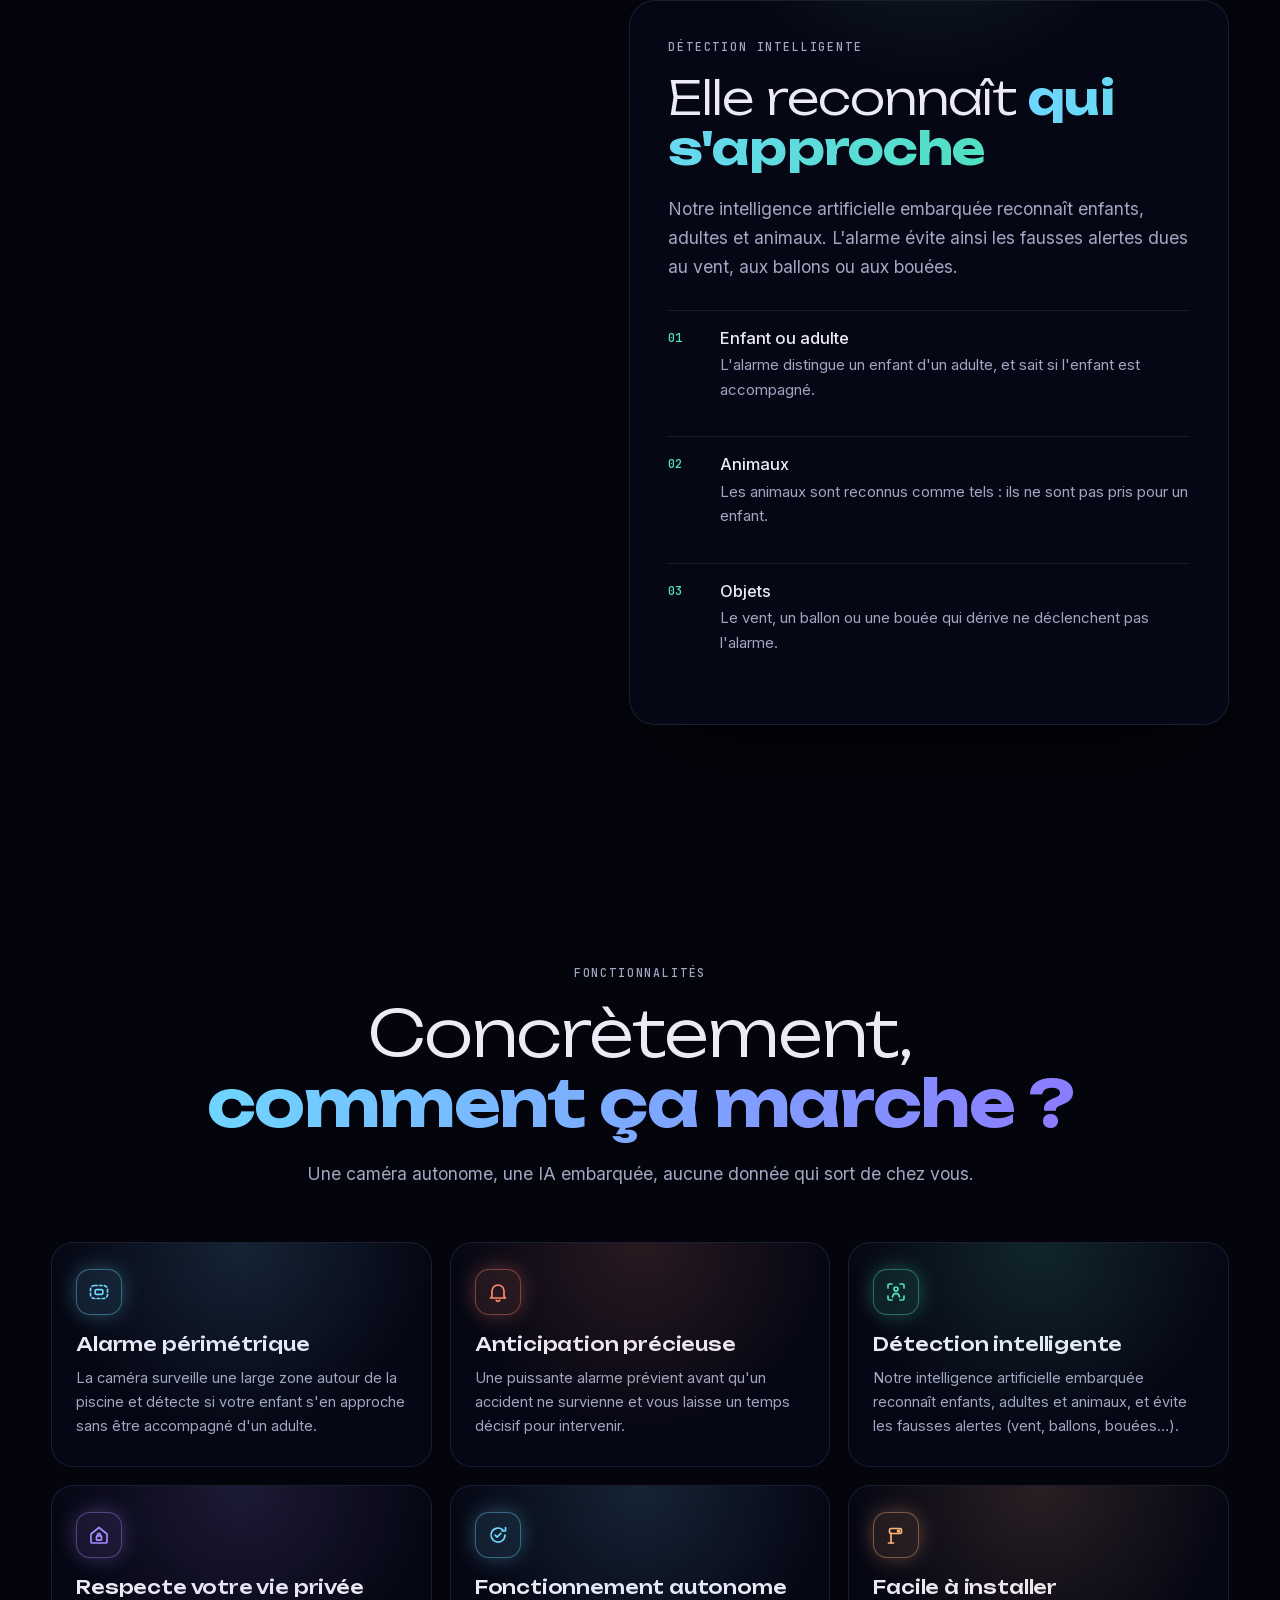
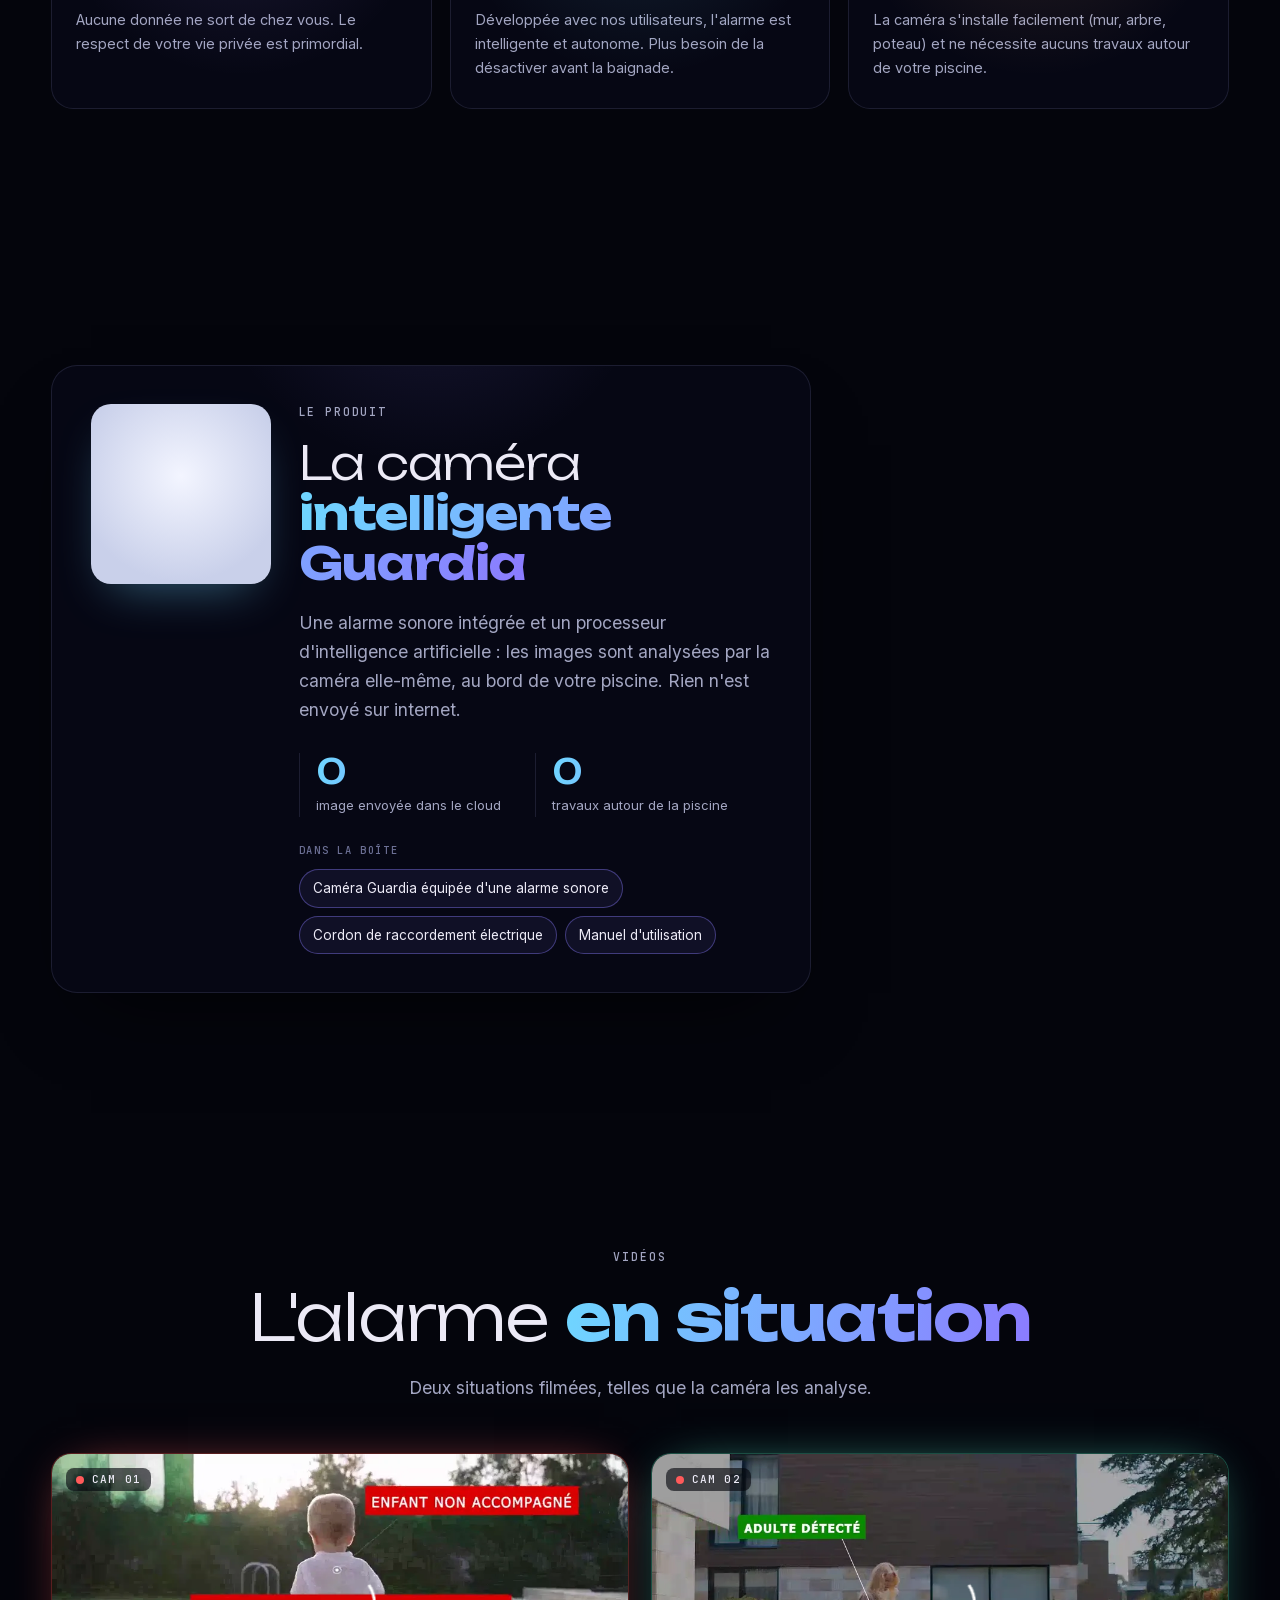
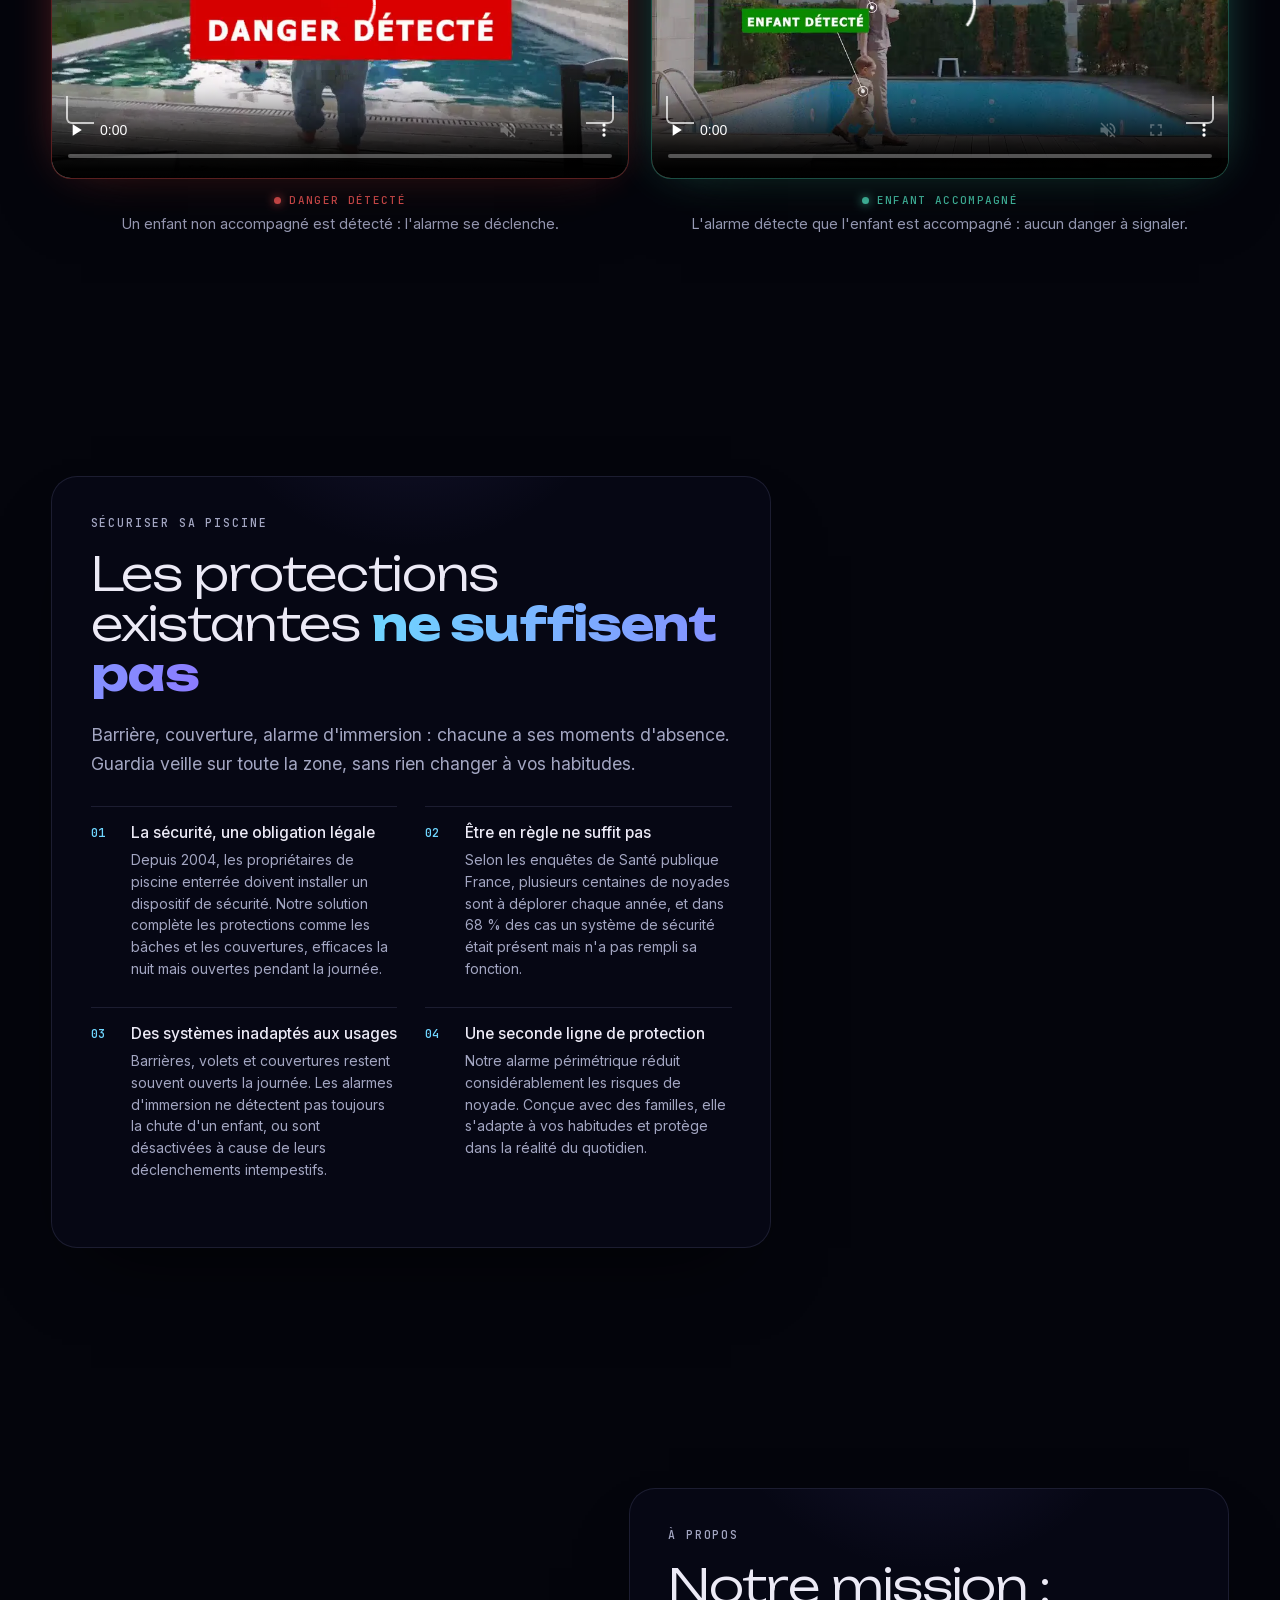
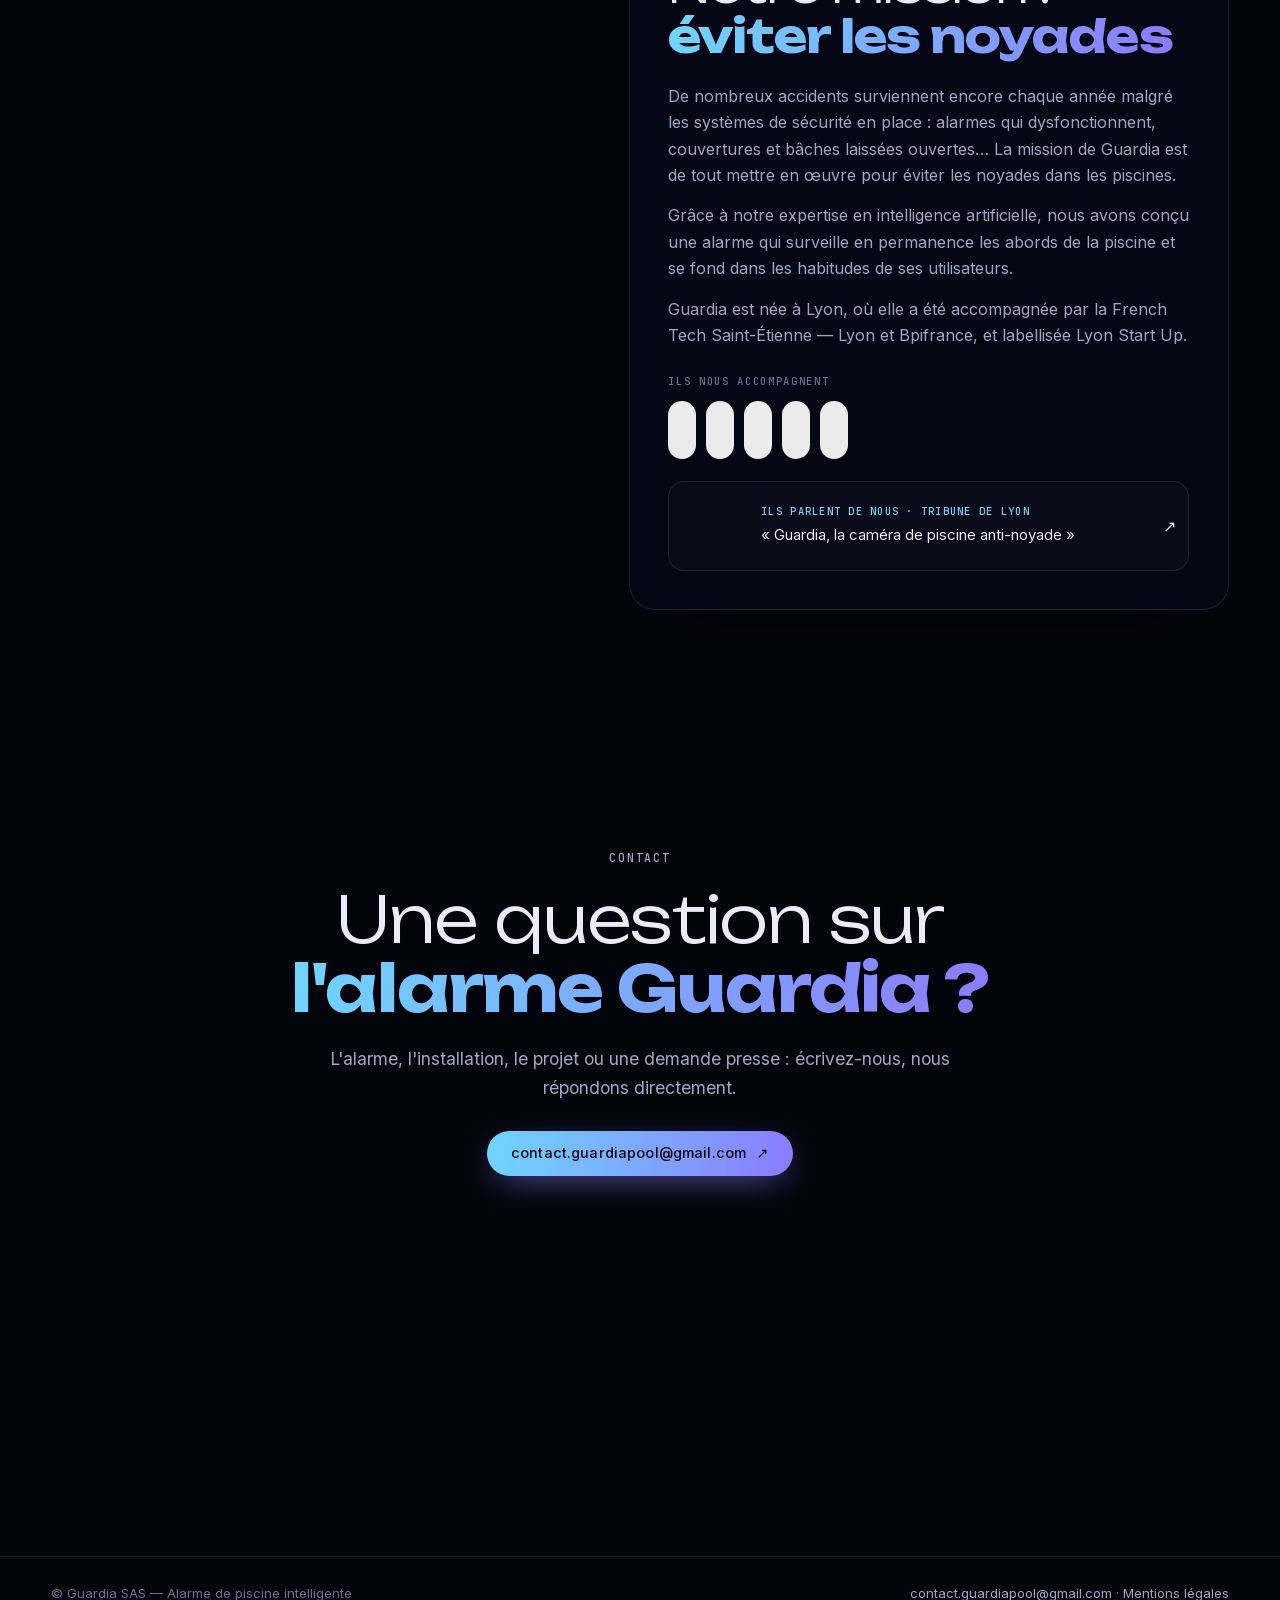
<file: videos/index.html>
<!DOCTYPE html>
<html lang="fr">
<head>
<meta charset="utf-8">
<title>Redirection — Guardia</title>
<meta http-equiv="refresh" content="0; url=../#videos">
<link rel="canonical" href="https://guardiapool.com/#videos">
<meta name="robots" content="noindex">
</head>
<body>
<p>Cette page a été déplacée. <a href="../#videos">Voir les vidéos</a>.</p>
</body>
</html>
</file>
<file: assets/css/style.css>
/* Guardia — same visual language as paulasquin.com and aidiligence.eu: dark stage, particle
   field, glass cards. Fonts and libraries are served from this repository: no external request. */

@font-face { font-family: 'Inter'; src: url(../fonts/inter-latin.woff2) format('woff2'); font-weight: 300 600; font-style: normal; font-display: swap; }
@font-face { font-family: 'JetBrains Mono'; src: url(../fonts/jetbrainsmono-latin.woff2) format('woff2'); font-weight: 400 500; font-style: normal; font-display: swap; }
@font-face { font-family: 'Unbounded'; src: url(../fonts/unbounded-latin.woff2) format('woff2'); font-weight: 300 700; font-style: normal; font-display: swap; }
:root {
  --bg: #04050c;
  --bg2: #0a0d1f;
  --fg: #eceaf6;
  --muted: #a3a6c2;
  --dim: #6c7095;
  --line: rgba(190, 190, 255, 0.12);
  --card: rgba(9, 11, 26, 0.62);
  --card-solid: rgba(8, 10, 22, 0.9);
  --accent: #8b7bff;
  --accent2: #6fd6ff;
  --safe: #4fe0c0;
  --child: #ffb37a;
  --alarm: #ff5a5a;
  --display: 'Unbounded', 'Inter', system-ui, sans-serif;
  --sans: 'Inter', system-ui, -apple-system, 'Segoe UI', sans-serif;
  --mono: 'JetBrains Mono', ui-monospace, monospace;
  --gutter: clamp(16px, 4vw, 56px);
  color-scheme: dark;
}

* { box-sizing: border-box; }
html { background: var(--bg); }
html.lenis, html.lenis body { height: auto; }
.lenis.lenis-smooth { scroll-behavior: auto !important; }
body {
  margin: 0;
  color: var(--fg);
  background: radial-gradient(120% 90% at 70% 10%, #0f1a44 0%, var(--bg2) 38%, var(--bg) 75%) fixed;
  font: 400 16px/1.65 var(--sans);
  -webkit-font-smoothing: antialiased;
  overflow-x: hidden;
}
a { color: inherit; }
img { display: block; max-width: 100%; }
em { font-style: normal; }

/* ---------------- stage ---------------- */
.field { position: fixed; inset: 0; width: 100vw; height: 100vh; z-index: 0; pointer-events: none; }
.veil {
  position: fixed; inset: 0; z-index: 1; pointer-events: none;
  background: radial-gradient(130% 100% at 50% 50%, transparent 55%, rgba(2, 3, 8, 0.7) 100%);
}
.no-webgl .field { display: none; }
main, .topnav { position: relative; z-index: 2; }

.scroll-progress { position: fixed; top: 0; left: 0; right: 0; height: 2px; z-index: 30; }
.scroll-progress span {
  display: block; height: 100%; transform-origin: 0 50%; transform: scaleX(0);
  background: linear-gradient(90deg, #4fe0c0, #6fd6ff, #8b7bff);
}

/* ---------------- nav ---------------- */
.topnav {
  position: fixed; top: 0; left: 0; right: 0; z-index: 20;
  display: flex; align-items: center; gap: 24px;
  padding: 18px var(--gutter);
  transition: background .4s, padding .4s, border-color .4s;
  border-bottom: 1px solid transparent;
}
.topnav.scrolled {
  background: rgba(4, 5, 12, 0.72);
  backdrop-filter: blur(14px); -webkit-backdrop-filter: blur(14px);
  border-bottom-color: var(--line);
  padding-top: 12px; padding-bottom: 12px;
}
.brand { display: flex; align-items: center; gap: 8px; text-decoration: none; }
.brand-mark { width: 38px; height: 38px; flex: none; margin: -6px -2px -6px -6px; overflow: visible; filter: drop-shadow(0 0 8px rgba(111, 214, 255, .35)); }
.brand-text { font: 600 17px/1 var(--display); letter-spacing: .08em; text-transform: uppercase; }
/* The lighthouse turns: its rays light up one after the other, as a beam passing. */
.lh-ray { animation: ray 3.6s linear infinite; animation-delay: calc(var(--i) * .16s - 3.6s); opacity: .35; }
@keyframes ray { 0%, 100% { opacity: .3; } 8% { opacity: 1; } 30% { opacity: .3; } }
.lh-lamp { animation: lamp 3.6s ease-in-out infinite; }
@keyframes lamp { 0%, 100% { opacity: .75; } 22% { opacity: 1; } }
.nav-links { display: flex; align-items: center; gap: 26px; margin-left: auto; }
.nav-links a { text-decoration: none; font-size: 14px; color: var(--muted); transition: color .25s; position: relative; }
.nav-links a::after {
  content: ''; position: absolute; left: 0; right: 0; bottom: -4px; height: 1px;
  background: currentColor; transform: scaleX(0); transform-origin: right; transition: transform .35s;
}
.nav-links a:hover, .nav-links a.on { color: var(--fg); }
.nav-links a:hover::after, .nav-links a.on::after { transform: scaleX(1); transform-origin: left; }
.lang-switch { display: flex; border: 1px solid var(--line); border-radius: 999px; padding: 3px; }
.lang-switch button {
  font: 500 11px/1 var(--mono); letter-spacing: .08em; color: var(--dim);
  background: none; border: 0; border-radius: 999px; padding: 6px 9px; cursor: pointer;
}
.lang-switch button.on { color: var(--fg); background: rgba(139, 123, 255, .22); }

/* ---------------- layout ---------------- */
.scene { position: relative; min-height: 100vh; min-height: 100svh; display: flex; flex-direction: column; justify-content: center; padding: 120px 0; }
.scene-short { min-height: 90vh; }
.wrap { width: 100%; max-width: 1280px; margin: 0 auto; padding: 0 var(--gutter); }
.wrap-right { display: flex; justify-content: flex-end; }

.kicker {
  display: flex; align-items: center; gap: 12px;
  font: 500 11.5px/1.4 var(--mono); letter-spacing: .16em; text-transform: uppercase; color: var(--muted);
  margin: 0 0 18px;
}
.kicker.small { margin: 26px 0 12px; font-size: 10.5px; color: var(--dim); }
.title {
  font: 300 clamp(30px, 3.6vw, 50px)/1.08 var(--display); letter-spacing: -.02em; margin: 0 0 22px;
}
.title em, .ht-glow {
  font-weight: 700;
  background: linear-gradient(100deg, var(--accent2), var(--accent));
  -webkit-background-clip: text; background-clip: text; color: transparent;
}
.title-xl { font-size: clamp(34px, 5vw, 72px); text-align: center; }
.lede { font-size: 17.5px; color: var(--muted); margin: 0 0 28px; max-width: 62ch; }
.lede.center, .intro .kicker { text-align: center; justify-content: center; margin-left: auto; margin-right: auto; }
.card p:not([class]) { color: var(--muted); margin: 0 0 14px; }

/* ---------------- hero ---------------- */
.hero-content { max-width: 640px; }
.eyebrow { display: flex; align-items: center; gap: 12px; font: 500 12px/1.4 var(--mono); letter-spacing: .14em; text-transform: uppercase; color: var(--muted); margin: 0 0 26px; }
.pulse-dot { width: 8px; height: 8px; border-radius: 50%; background: var(--accent2); box-shadow: 0 0 0 0 rgba(111, 214, 255, .6); animation: pulse 2.2s infinite; flex: none; }
@keyframes pulse { 70% { box-shadow: 0 0 0 10px rgba(111, 214, 255, 0); } 100% { box-shadow: 0 0 0 0 rgba(111, 214, 255, 0); } }
.hero-title { margin: 0 0 30px; font: 300 clamp(44px, 6vw, 92px)/.95 var(--display); letter-spacing: -.045em; }
.ht-line { display: block; overflow: hidden; padding-bottom: .06em; }
.ht-word { display: inline-block; }
.service-lines { list-style: none; padding: 0; margin: 0 0 22px; display: grid; gap: 2px; }
.service-lines li { display: flex; align-items: baseline; gap: 14px; padding: 9px 0; border-top: 1px solid var(--line); font: 400 clamp(14.5px, 1.25vw, 17px)/1.35 var(--display); letter-spacing: -.005em; }
.service-lines li:last-child { border-bottom: 1px solid var(--line); }
.sl-num { font: 500 11.5px/1 var(--mono); color: var(--accent2); }
.hero-sub { font-size: clamp(15.5px, 1.2vw, 17.5px); color: var(--muted); max-width: 54ch; margin: 0 0 32px; }
.hero-cta { display: flex; flex-wrap: wrap; gap: 12px; }
.hero-cta.center { justify-content: center; }
.scroll-cue { position: absolute; left: 50%; bottom: 28px; transform: translateX(-50%); display: flex; flex-direction: column; align-items: center; gap: 10px; color: var(--dim); }
.scroll-cue span { width: 1px; height: 46px; background: linear-gradient(transparent, var(--fg)); animation: cue 2.4s ease-in-out infinite; transform-origin: top; }
.scroll-cue i { font: 500 10px/1 var(--mono); letter-spacing: .25em; text-transform: uppercase; font-style: normal; }
@keyframes cue { 0% { transform: scaleY(0); } 50% { transform: scaleY(1); transform-origin: top; } 51% { transform-origin: bottom; } 100% { transform: scaleY(0); transform-origin: bottom; } }

/* ---------------- buttons ---------------- */
.btn {
  display: inline-flex; align-items: center; gap: 10px;
  padding: 15px 24px; border-radius: 999px; text-decoration: none;
  font: 500 14.5px/1 var(--sans); letter-spacing: .01em;
  transition: box-shadow .35s, background .35s, border-color .35s, color .35s;
  will-change: transform;
}
.btn-primary {
  color: #070814;
  background: linear-gradient(100deg, #6fd6ff, #8b7bff);
  box-shadow: 0 10px 34px -10px rgba(139, 123, 255, .7);
}
.btn-primary:hover { box-shadow: 0 14px 44px -8px rgba(139, 123, 255, .95); }
.btn-ghost { color: var(--fg); border: 1px solid rgba(220, 220, 255, .22); background: rgba(255, 255, 255, .03); }
.btn-ghost:hover { border-color: rgba(220, 220, 255, .5); background: rgba(255, 255, 255, .07); }
.arrow { display: inline-block; transition: transform .3s; }
.btn:hover .arrow { transform: translate(3px, -3px); }

/* ---------------- cards ---------------- */
.card {
  position: relative; width: min(600px, 100%);
  padding: clamp(26px, 3vw, 42px);
  border-radius: 26px;
  background: var(--card);
  border: 1px solid var(--line);
  backdrop-filter: blur(16px) saturate(1.2); -webkit-backdrop-filter: blur(16px) saturate(1.2);
  box-shadow: 0 40px 80px -40px rgba(0, 0, 0, .8);
  overflow: hidden;
}
.card::before {
  content: ''; position: absolute; inset: 0; border-radius: inherit; pointer-events: none;
  background: radial-gradient(500px circle at var(--mx, 50%) var(--my, -20%), color-mix(in srgb, var(--accent) 16%, transparent), transparent 45%);
  opacity: .9; transition: opacity .4s;
}
.card > * { position: relative; }
.card-wide { width: min(720px, 100%); }

/* key figures */
.kpis { display: grid; grid-template-columns: repeat(2, minmax(0, 1fr)); gap: 18px 0; margin: 0 0 18px; }
.kpis div { padding: 2px 18px 2px 16px; border-left: 1px solid var(--line); }
.kpis dt { font-size: 13px; line-height: 1.45; color: var(--muted); margin-top: 6px; }
.kpis dd { order: -1; margin: 0; font: 500 clamp(28px, 2.6vw, 38px)/1.05 var(--display); letter-spacing: -.02em; white-space: nowrap;
  background: linear-gradient(100deg, var(--accent2), var(--accent)); -webkit-background-clip: text; background-clip: text; color: transparent; }
.kpis div { display: flex; flex-direction: column; }
.kpis small { font-size: .5em; font-weight: 300; }
.source { margin: 0; font: 400 11.5px/1.4 var(--mono); color: var(--dim); }

/* numbered lists */
.services { display: grid; gap: 4px; margin: 0; }
.service { display: grid; grid-template-columns: 44px 1fr; column-gap: 8px; padding: 16px 0; border-top: 1px solid var(--line); }
.service .svc-num { grid-row: span 2; font: 500 12px/1.9 var(--mono); color: var(--accent); }
.service h3 { margin: 0 0 4px; font: 500 16.5px/1.35 var(--sans); }
.service p { margin: 0; color: var(--muted); font-size: 15px; }
.focus { display: grid; grid-template-columns: repeat(2, minmax(0, 1fr)); column-gap: 28px; }
.focus-item { display: grid; grid-template-columns: 34px 1fr; column-gap: 6px; padding: 16px 0 14px; border-top: 1px solid var(--line); align-content: start; }
.fi-num { grid-row: span 2; font: 500 12px/1.75 var(--mono); color: var(--accent2); }
.focus-item h3 { margin: 0 0 5px; font: 500 15.5px/1.35 var(--sans); }
.focus-item p { margin: 0; color: var(--muted); font-size: 14px; line-height: 1.55; }

.chips { list-style: none; display: flex; flex-wrap: wrap; gap: 8px; padding: 0; margin: 0; }
.chips li { font-size: 13.5px; padding: 7px 13px; border-radius: 999px; border: 1px solid color-mix(in srgb, var(--accent) 40%, transparent); background: color-mix(in srgb, var(--accent) 8%, transparent); }

/* ---------------- the scenario ---------------- */
.story { min-height: 320vh; padding: 0; display: block; }
.story-stage { position: sticky; top: 0; height: 100vh; height: 100svh; display: flex; align-items: center; }
.story-card { --accent: #6fd6ff; transition: border-color .5s, box-shadow .5s; }
.story[data-step="1"] .story-card { --accent: #4fe0c0; }
.story.alarm .story-card { --accent: #ff5a5a; border-color: rgba(255, 90, 90, .45); box-shadow: 0 40px 80px -40px rgba(0, 0, 0, .8), 0 0 60px -20px rgba(255, 90, 90, .55); }
.story-status {
  display: inline-flex; align-items: center; gap: 10px; margin: 0 0 20px; padding: 9px 14px 9px 12px;
  border-radius: 999px; border: 1px solid color-mix(in srgb, var(--accent) 45%, transparent); background: color-mix(in srgb, var(--accent) 10%, transparent);
  font: 500 12px/1.2 var(--mono); letter-spacing: .06em; text-transform: uppercase; color: var(--accent);
  transition: color .4s, border-color .4s, background .4s;
}
.status-dot { width: 8px; height: 8px; border-radius: 50%; background: currentColor; box-shadow: 0 0 10px currentColor; flex: none; }
.story.alarm .status-dot { animation: blink .5s steps(2, jump-none) infinite; }
@keyframes blink { 50% { opacity: .15; } }
.story-state { display: none; }
.story-state.on { display: inline; }
.story-steps { list-style: none; padding: 0; margin: 0; }
.story-step { display: grid; grid-template-columns: 34px 1fr; column-gap: 6px; padding: 14px 0 12px; border-top: 1px solid var(--line); opacity: .38; transition: opacity .5s; }
.story-step.on { opacity: 1; }
.step-num { grid-row: span 2; font: 500 12px/1.9 var(--mono); color: var(--accent); }
.story-step h3 { margin: 0 0 4px; font: 500 17px/1.35 var(--display); letter-spacing: -.01em; }
.story-step p { margin: 0; color: var(--muted); font-size: 14.5px; line-height: 1.55; }
.story-rail { height: 2px; margin-top: 14px; background: var(--line); border-radius: 2px; overflow: hidden; }
.story-rail span { display: block; height: 100%; transform-origin: 0 50%; transform: scaleX(0); background: linear-gradient(90deg, #6fd6ff, #4fe0c0 50%, #ff5a5a); }

/* ---------------- features ---------------- */
.intro { max-width: 900px; margin: 0 auto; text-align: center; }
.tiles { display: grid; grid-template-columns: repeat(3, minmax(0, 1fr)); gap: 18px; margin-top: 54px; }
.tile {
  position: relative; display: flex; flex-direction: column; gap: 10px;
  padding: 26px 24px 28px;
  border-radius: 22px; overflow: hidden; background: var(--card); border: 1px solid var(--line);
  backdrop-filter: blur(14px); -webkit-backdrop-filter: blur(14px);
  transition: border-color .4s;
  transform-style: preserve-3d;
}
.tile:hover { border-color: color-mix(in srgb, var(--accent) 45%, transparent); }
.tile::after { content: ''; position: absolute; inset: 0; pointer-events: none; background: radial-gradient(380px circle at var(--mx, 50%) var(--my, 0%), color-mix(in srgb, var(--accent) 14%, transparent), transparent 50%); }
.pillar-icon {
  display: grid; place-items: center; width: 46px; height: 46px; border-radius: 14px; margin-bottom: 8px;
  color: var(--accent); border: 1px solid color-mix(in srgb, var(--accent) 40%, transparent);
  background: color-mix(in srgb, var(--accent) 10%, transparent);
  box-shadow: 0 0 24px -6px color-mix(in srgb, var(--accent) 60%, transparent);
}
.pillar-icon svg { width: 24px; height: 24px; fill: none; stroke: currentColor; stroke-width: 1.7; stroke-linecap: round; stroke-linejoin: round; }
.tile h3 { margin: 0; font: 500 18px/1.25 var(--display); letter-spacing: -.01em; }
.tile p { margin: 0; color: var(--muted); font-size: 14.5px; }

/* ---------------- the camera ---------------- */
.product { display: grid; grid-template-columns: 180px 1fr; gap: 28px; align-items: start; width: min(760px, 100%); }
.product-shot {
  border-radius: 20px; padding: 14px; aspect-ratio: 1;
  background: radial-gradient(circle at 50% 40%, #f3f5ff, #c9d0ea 75%);
  box-shadow: 0 20px 50px -20px rgba(111, 214, 255, .45);
}
.product-shot img { width: 100%; height: 100%; object-fit: contain; }
.kpis-2 { margin-bottom: 0; }

/* ---------------- videos ---------------- */
.clips { display: grid; grid-template-columns: repeat(2, minmax(0, 1fr)); gap: 22px; margin-top: 50px; }
.clip { margin: 0; --hud: var(--safe); }
.clip-alarm { --hud: var(--alarm); }
.clip-frame {
  position: relative; border-radius: 20px; overflow: hidden; background: #000;
  border: 1px solid color-mix(in srgb, var(--hud) 35%, transparent);
  box-shadow: 0 30px 70px -30px rgba(0, 0, 0, .9), 0 0 50px -25px var(--hud);
}
.clip-frame::before, .clip-frame::after { /* viewfinder corners */
  content: ''; position: absolute; z-index: 1; width: 26px; height: 26px; pointer-events: none;
  border: 2px solid rgba(255, 255, 255, .7);
}
.clip-frame::before { left: 14px; bottom: 54px; border-right: 0; border-top: 0; border-radius: 0 0 0 6px; }
.clip-frame::after { right: 14px; bottom: 54px; border-left: 0; border-top: 0; border-radius: 0 0 6px 0; }
.clip video { display: block; width: 100%; height: auto; aspect-ratio: 16 / 9; }
.hud {
  position: absolute; top: 14px; z-index: 1; display: inline-flex; align-items: center; gap: 8px;
  padding: 6px 10px; border-radius: 8px; background: rgba(4, 5, 12, .62);
  font: 500 11px/1 var(--mono); letter-spacing: .1em; text-transform: uppercase; pointer-events: none;
}
.hud-rec { left: 14px; color: var(--fg); }
.hud-rec i { width: 8px; height: 8px; border-radius: 50%; background: var(--alarm); animation: blink 1.2s steps(2, jump-none) infinite; }
.clip figcaption { display: flex; flex-direction: column; align-items: center; gap: 6px; margin-top: 16px; color: var(--muted); font-size: 14.5px; text-align: center; }
.clip-status { display: inline-flex; align-items: center; gap: 8px; font: 500 11px/1 var(--mono); letter-spacing: .12em; text-transform: uppercase; color: var(--hud); }
.clip-status::before { content: ''; width: 7px; height: 7px; border-radius: 50%; background: currentColor; box-shadow: 0 0 10px currentColor; }

/* ---------------- about ---------------- */
.partners { list-style: none; padding: 0; margin: 0 0 22px; display: flex; flex-wrap: wrap; gap: 10px; }
.partners li {
  display: grid; place-items: center; height: 58px; padding: 8px 14px; border-radius: 14px;
  background: rgba(255, 255, 255, .92);
}
.partners img { max-height: 40px; max-width: 96px; width: auto; height: auto; object-fit: contain; }
.press {
  display: grid; grid-template-columns: 64px 1fr auto; gap: 16px; align-items: center; padding: 12px; border-radius: 16px;
  border: 1px solid var(--line); background: rgba(255, 255, 255, .02); text-decoration: none; transition: background .3s, border-color .3s;
}
.press:hover { background: rgba(255, 255, 255, .05); border-color: rgba(220, 220, 255, .3); }
.press img { width: 64px; height: 64px; object-fit: cover; object-position: top; border-radius: 10px; }
.press-k { display: block; font: 500 10.5px/1.4 var(--mono); letter-spacing: .12em; text-transform: uppercase; color: var(--accent2); margin-bottom: 4px; }
.press-t { display: block; font-size: 15px; }
.press:hover .arrow { transform: translate(3px, -3px); }

/* ---------------- contact ---------------- */
.contact { padding-bottom: 0; justify-content: space-between; }
.contact .intro { margin-top: auto; margin-bottom: auto; }
.footer { display: flex; justify-content: space-between; flex-wrap: wrap; gap: 10px; padding: 26px var(--gutter); margin-top: 80px; border-top: 1px solid var(--line); font-size: 13px; color: var(--dim); }
.footer a { text-decoration: none; color: var(--muted); }
.footer a:hover { color: var(--fg); }

/* ---------------- sub-pages: 404, legal notice ---------------- */
.legal .wrap { display: flex; justify-content: center; }
.legal .card { width: min(760px, 100%); }
.legal h2 { margin: 30px 0 8px; font: 500 17px/1.3 var(--display); }
.legal p { margin: 0 0 12px; color: var(--muted); }
.legal a { color: var(--accent2); }
.legal strong { color: var(--fg); font-weight: 500; }

/* ---------------- motion states ---------------- */
.is-loading .hero-content, .is-loading .topnav { opacity: 0; }
.js .reveal { opacity: 0; transform: translateY(40px); }

/* ---------------- responsive ---------------- */
@media (max-width: 1180px) {
  .tiles { grid-template-columns: repeat(2, minmax(0, 1fr)); max-width: 760px; margin-left: auto; margin-right: auto; }
  .nav-links { gap: 20px; }
}
@media (max-width: 980px) {
  .product { grid-template-columns: 1fr; }
  .product-shot { width: 160px; }
}
@media (max-width: 860px) {
  /* Phones pay for compositing: no blur over the animated canvas. */
  .card, .tile, .topnav.scrolled { backdrop-filter: none; -webkit-backdrop-filter: none; }
  .card, .tile { background: var(--card-solid); }
  .topnav.scrolled { background: rgba(4, 5, 12, .94); }
  .nav-links { display: none; }
  .lang-switch { margin-left: auto; }
  .wrap-right { justify-content: center; }
  .card { margin: 0 auto; }
  .scene { justify-content: flex-end; padding: 54vh 0 64px; }
  .scene-short, .contact { justify-content: center; padding: 120px 0 64px; }
  .hero { justify-content: flex-end; padding-bottom: 96px; }
  .hero .hero-content { background: linear-gradient(transparent, rgba(4, 5, 12, .75) 22%); padding-top: 40px; }
  .story { padding: 0; }
  .story-stage { align-items: flex-end; padding-bottom: 20px; }
  .story-step:not(.on) p { display: none; }
  .story-card .title { font-size: 26px; margin-bottom: 14px; }
  .clips { grid-template-columns: 1fr; }
  .contact .intro { margin-top: 0; }
  .legal { justify-content: flex-start; padding: 96px 0 48px; }
}
@media (max-width: 640px) {
  .tiles, .focus { grid-template-columns: 1fr; }
  .kpis div { padding-right: 10px; padding-left: 12px; }
}
@media (max-width: 420px) {
  .btn { padding: 14px 18px; }
  .lede { font-size: 16px; }
  .brand-text { font-size: 15px; }
}
@media (prefers-reduced-motion: reduce) {
  .pulse-dot, .scroll-cue span, .lh-ray, .lh-lamp, .hud-rec i, .story.alarm .status-dot { animation: none; }
  .lh-ray { opacity: 1; }
  .js .reveal { opacity: 1; transform: none; }
}
</file>
